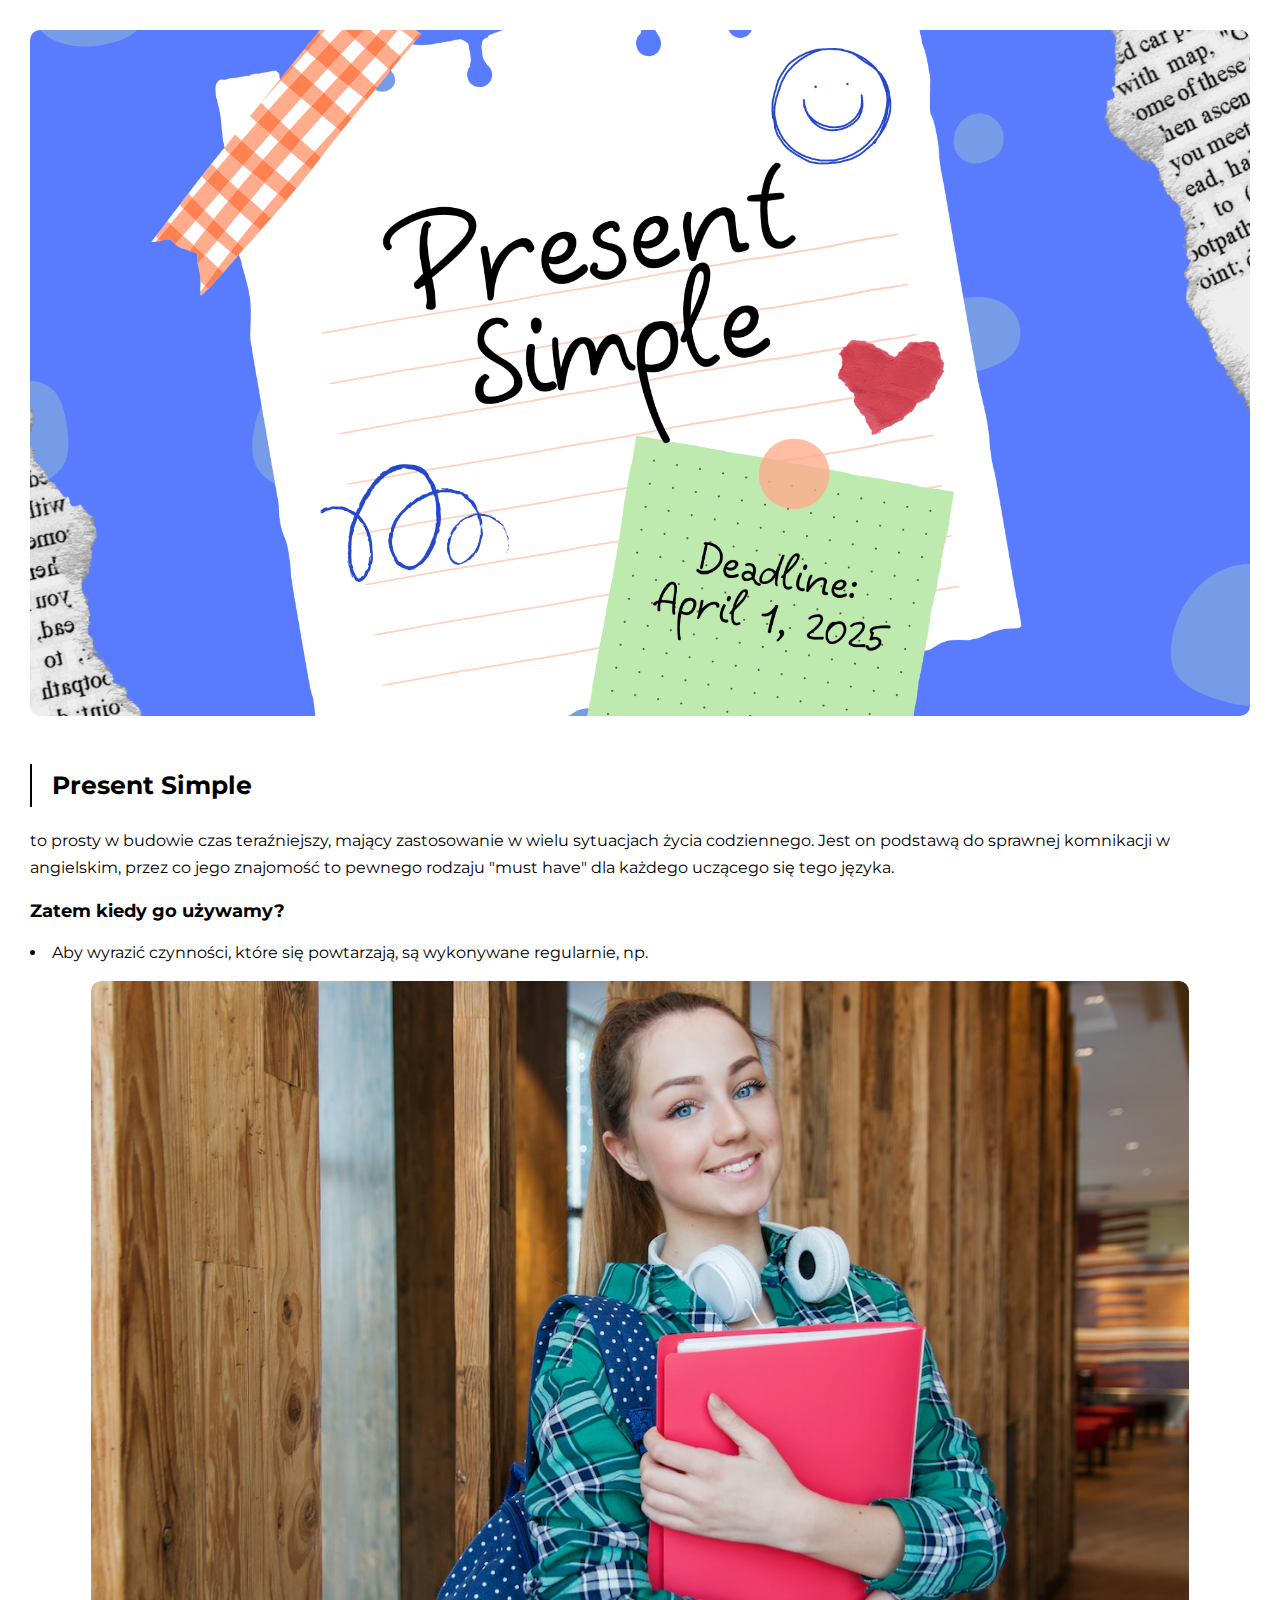
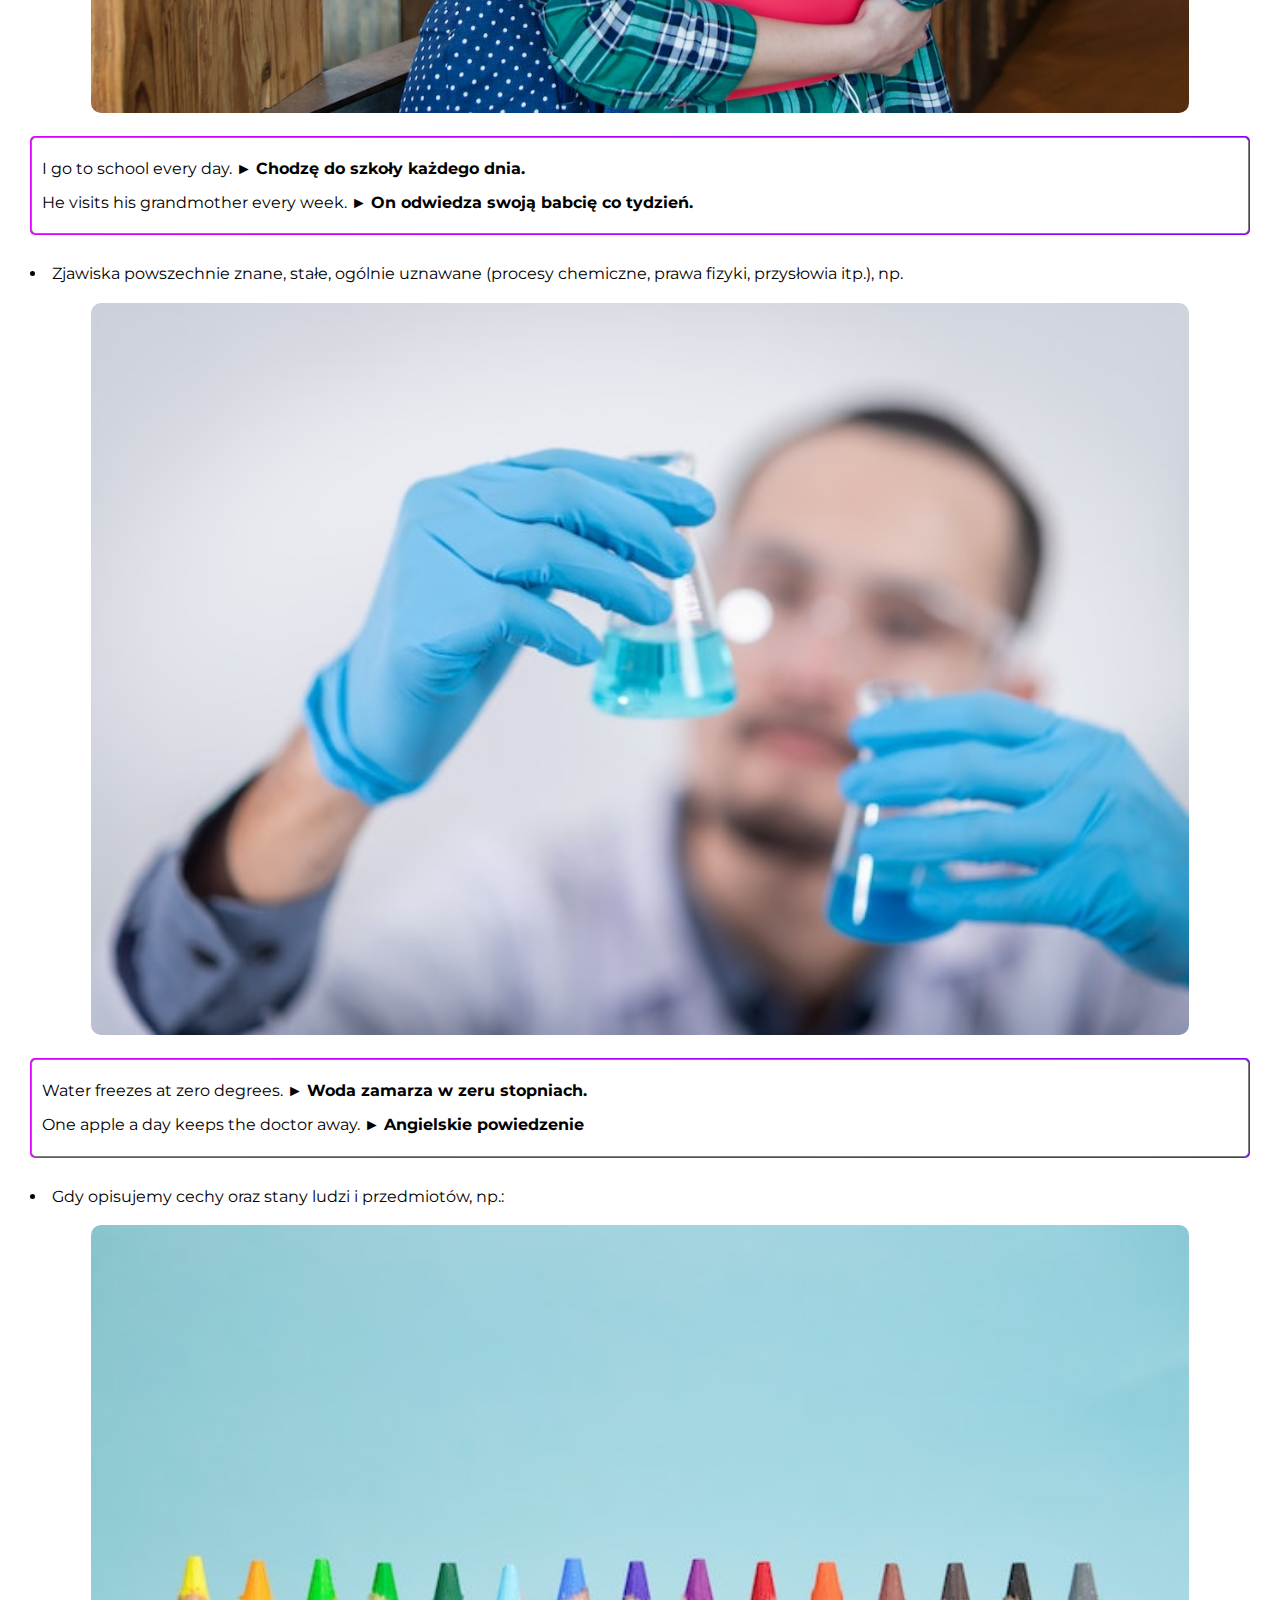
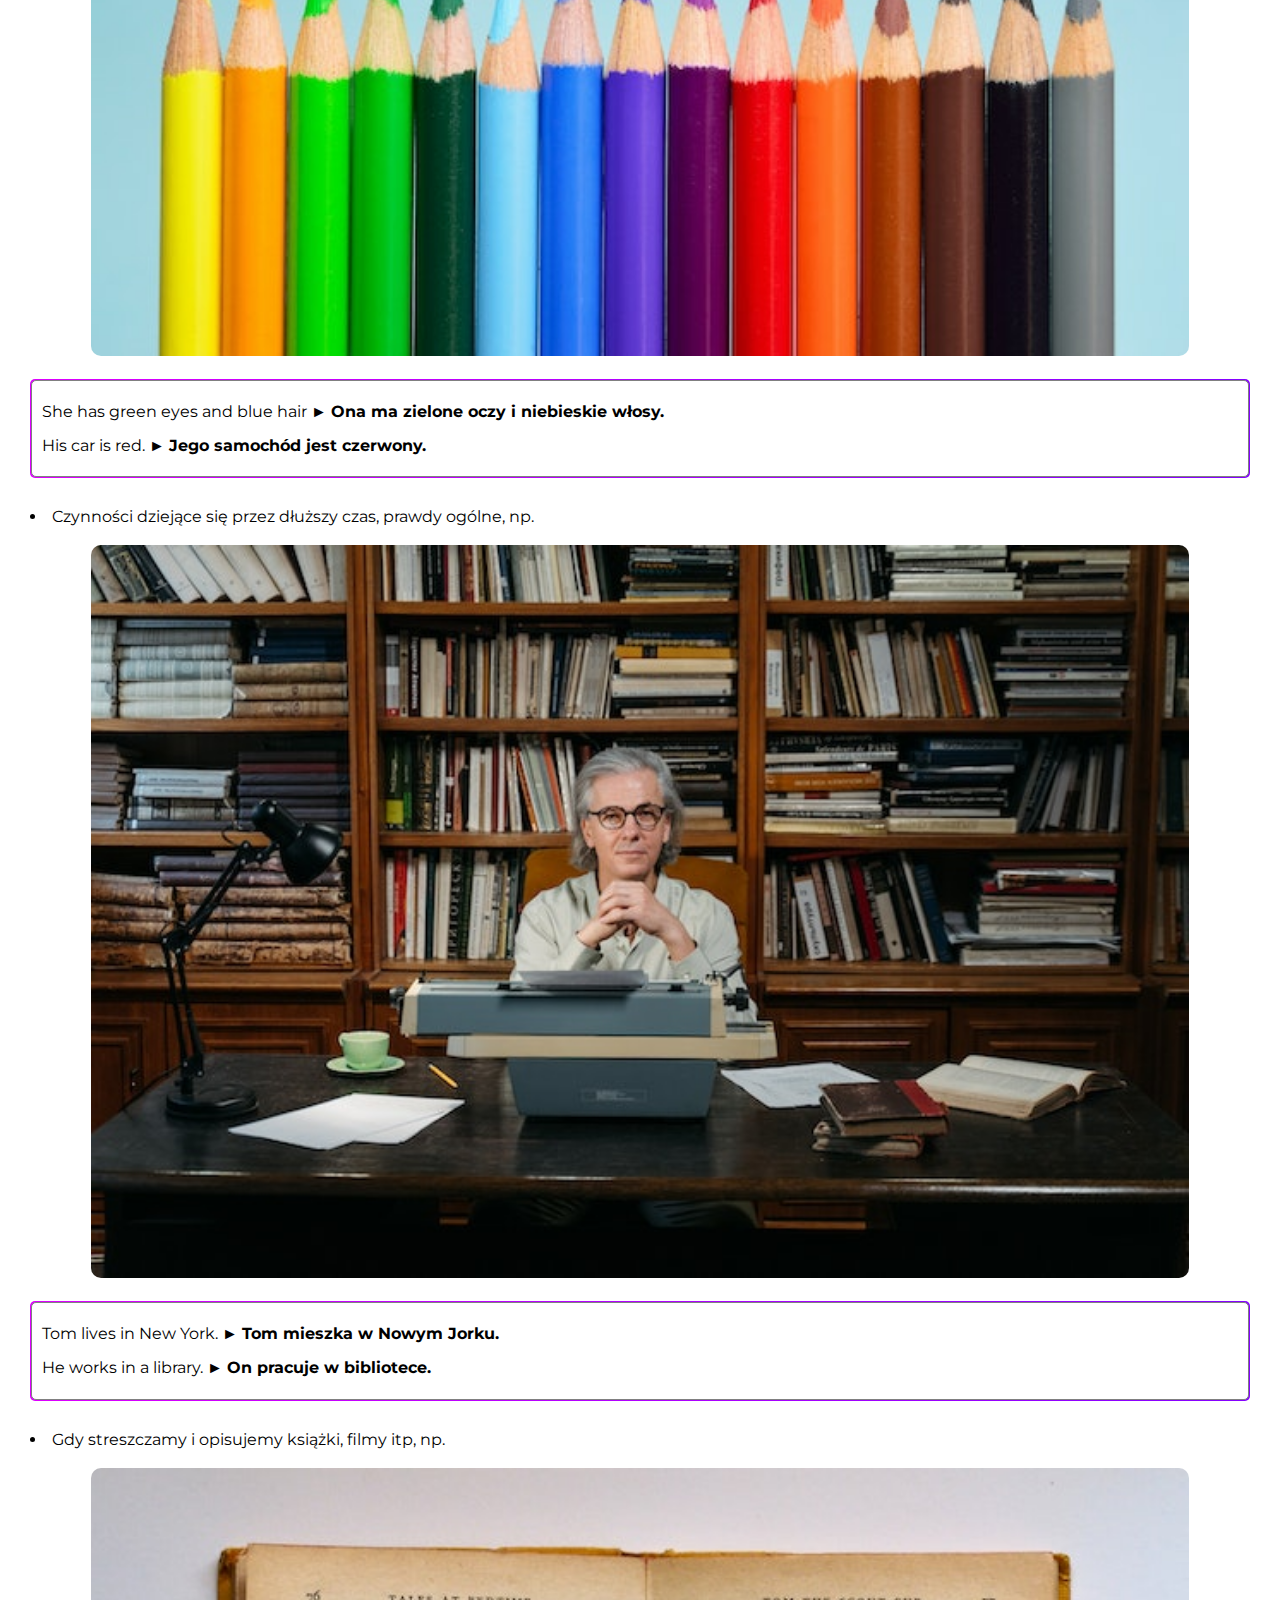
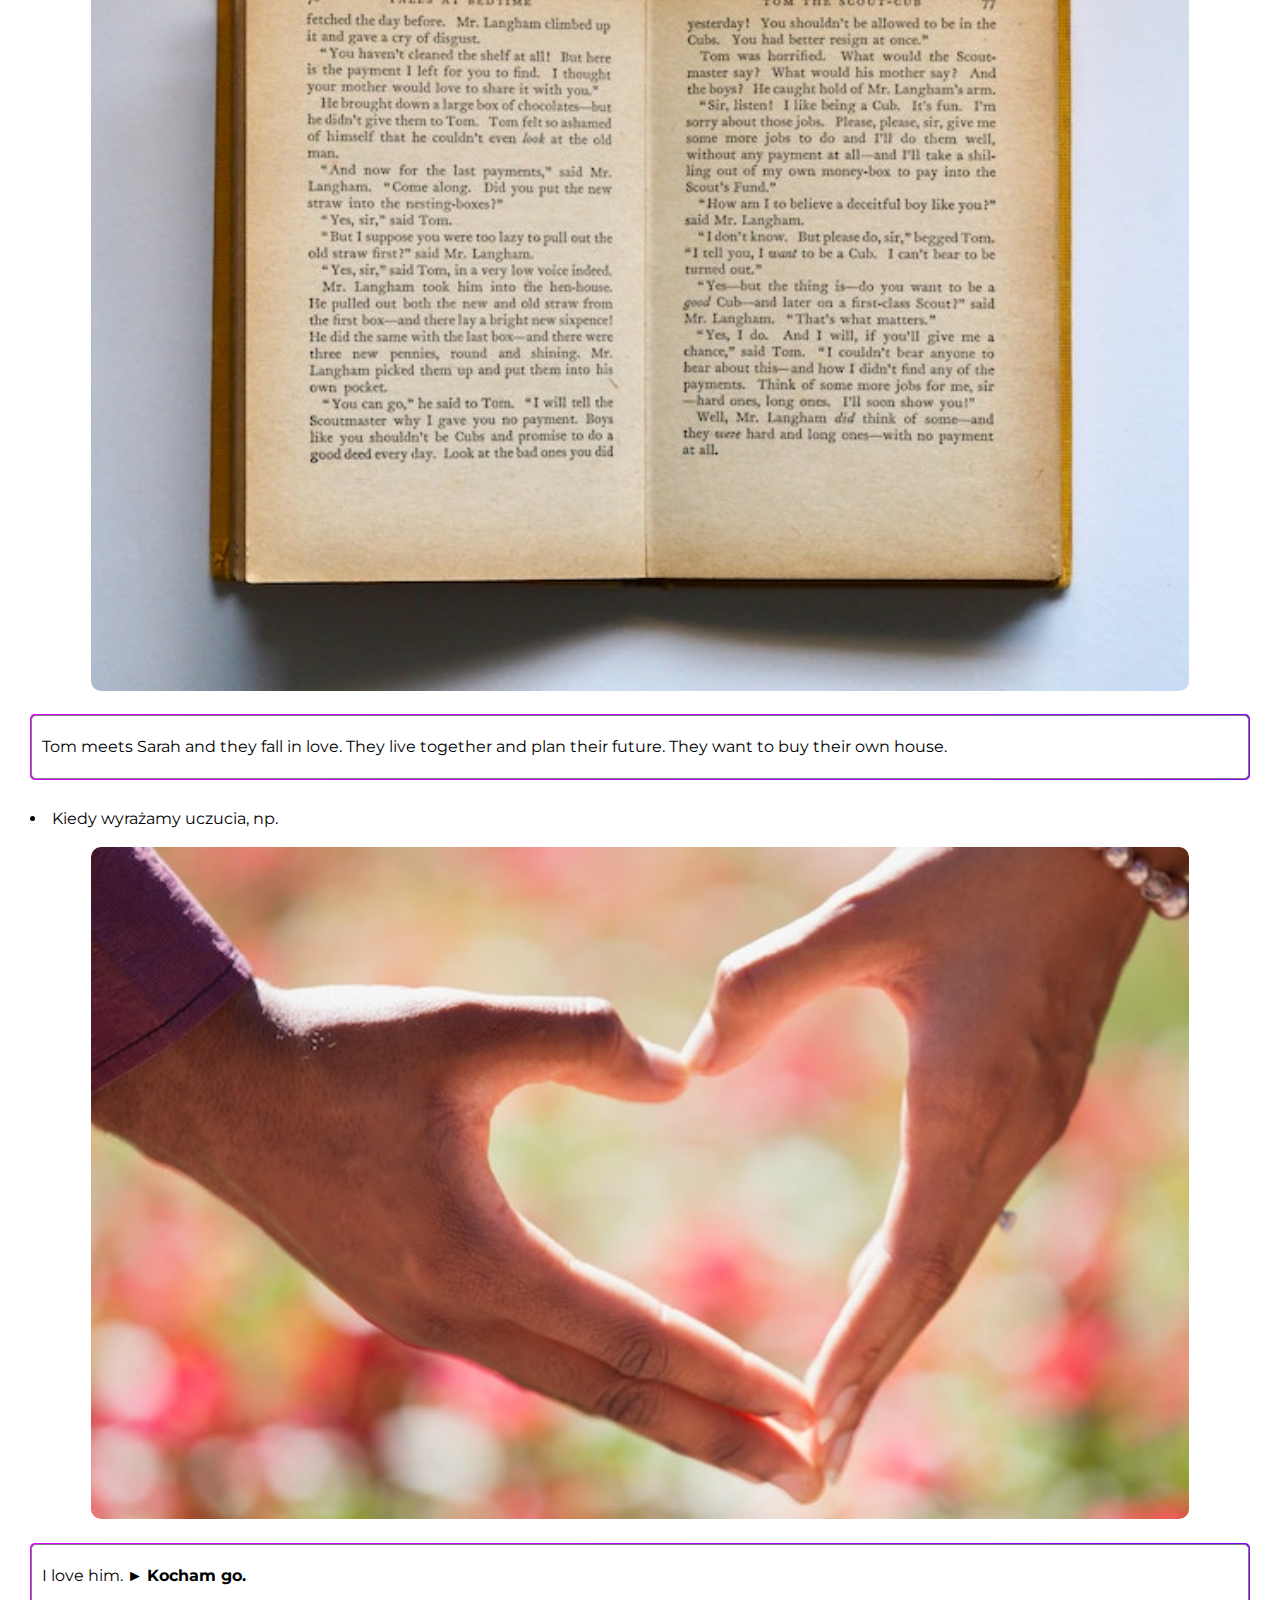
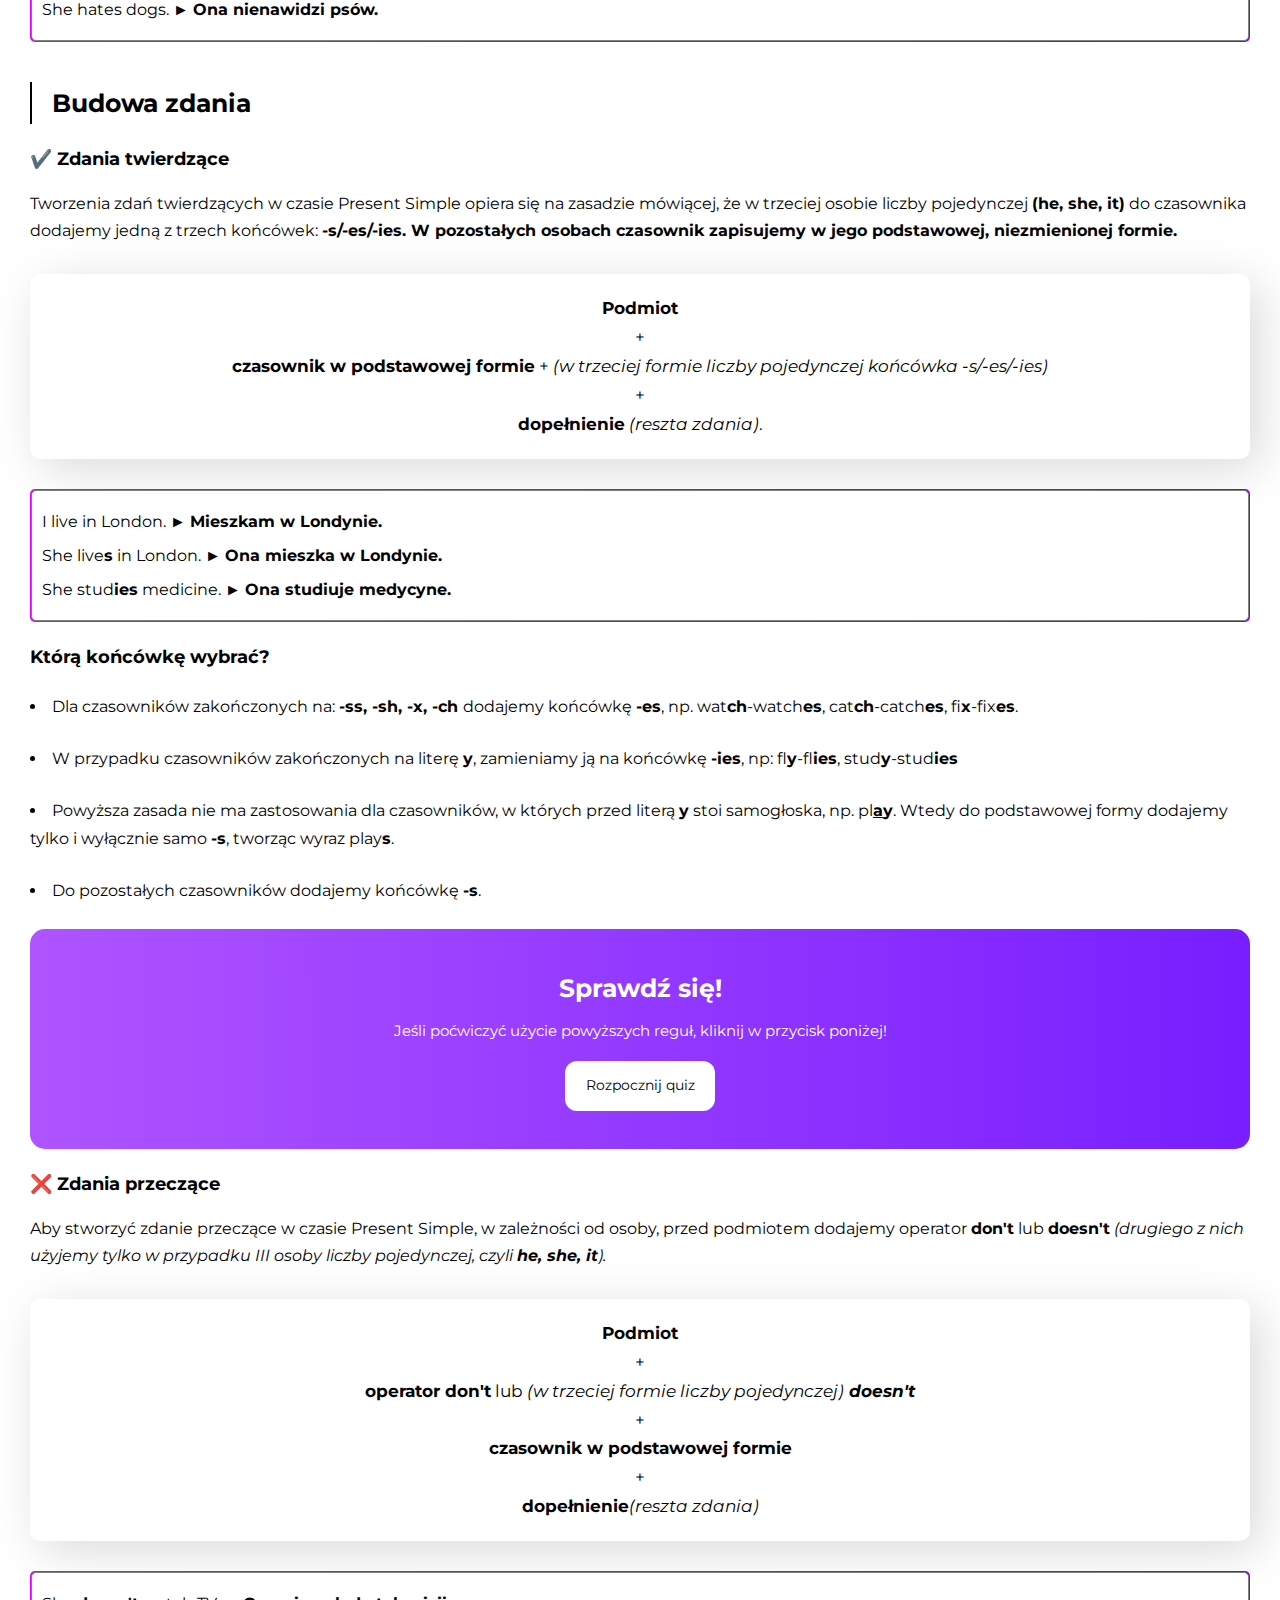
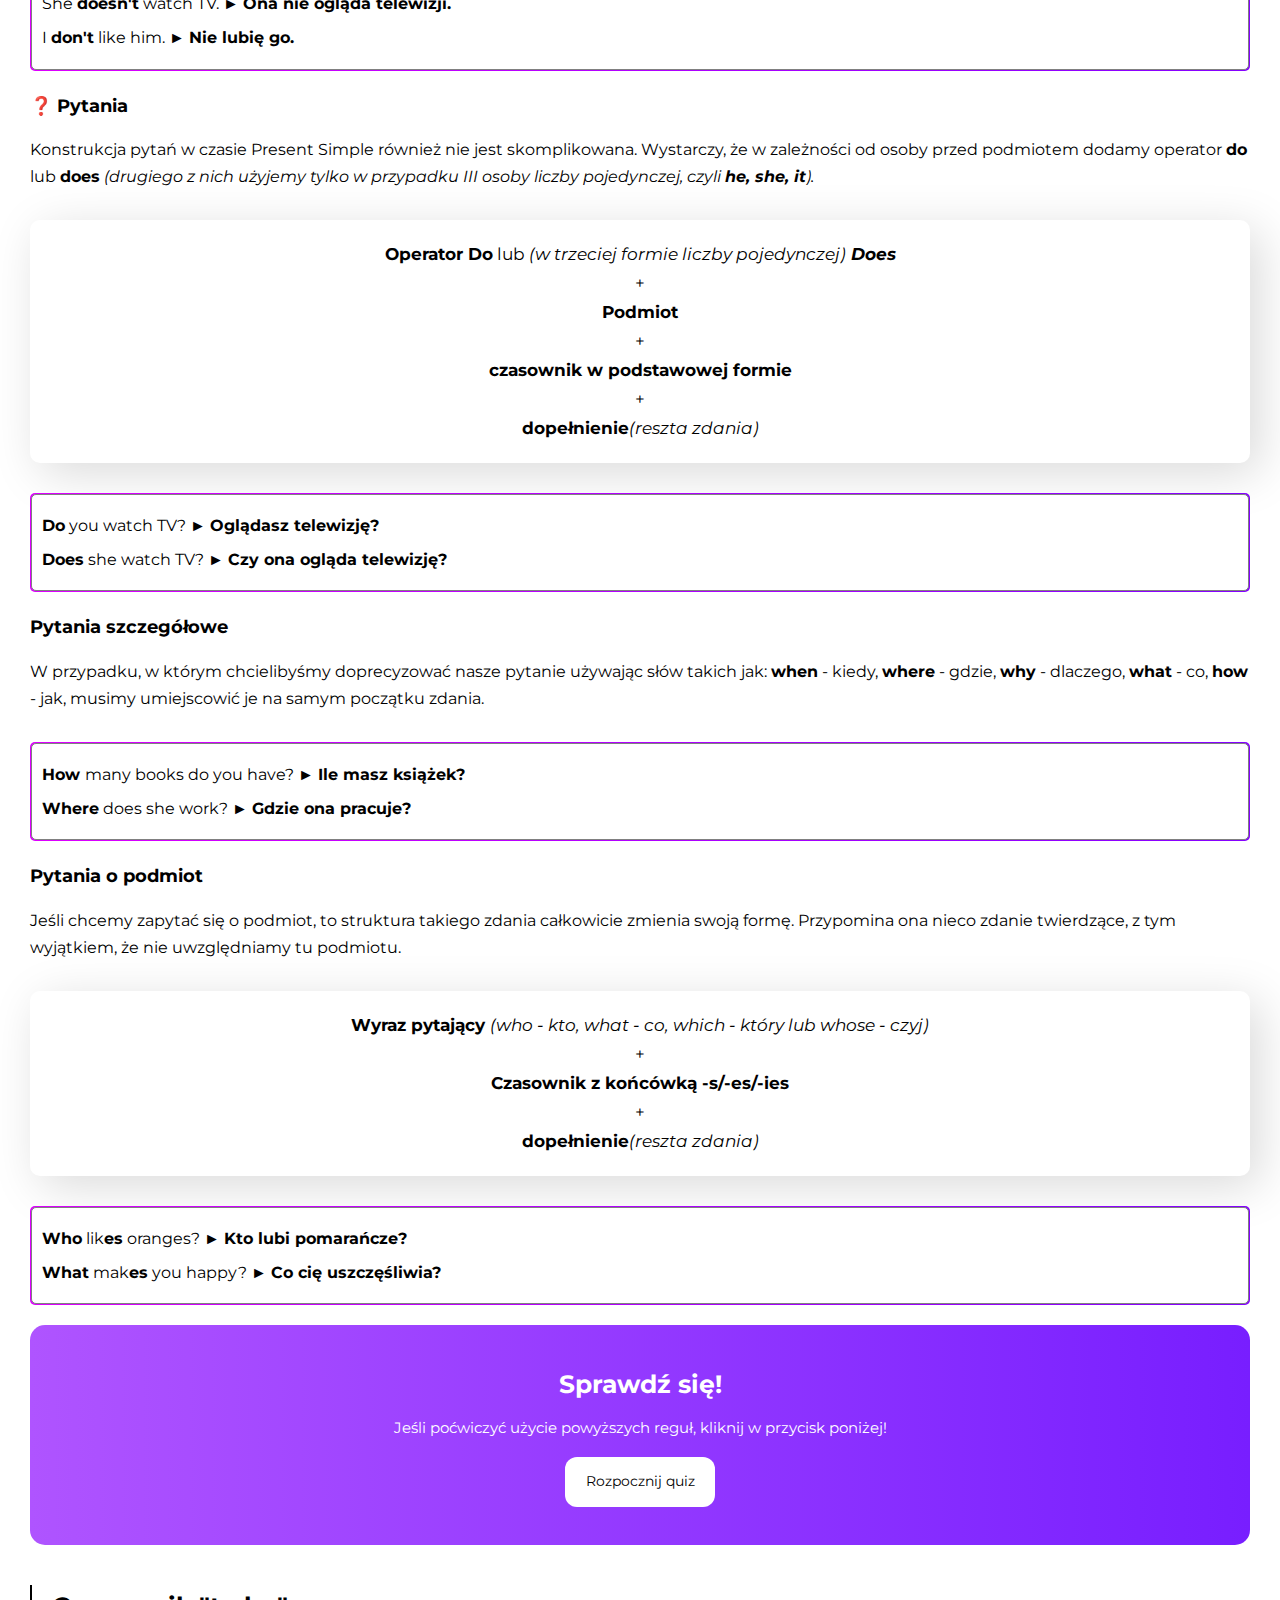
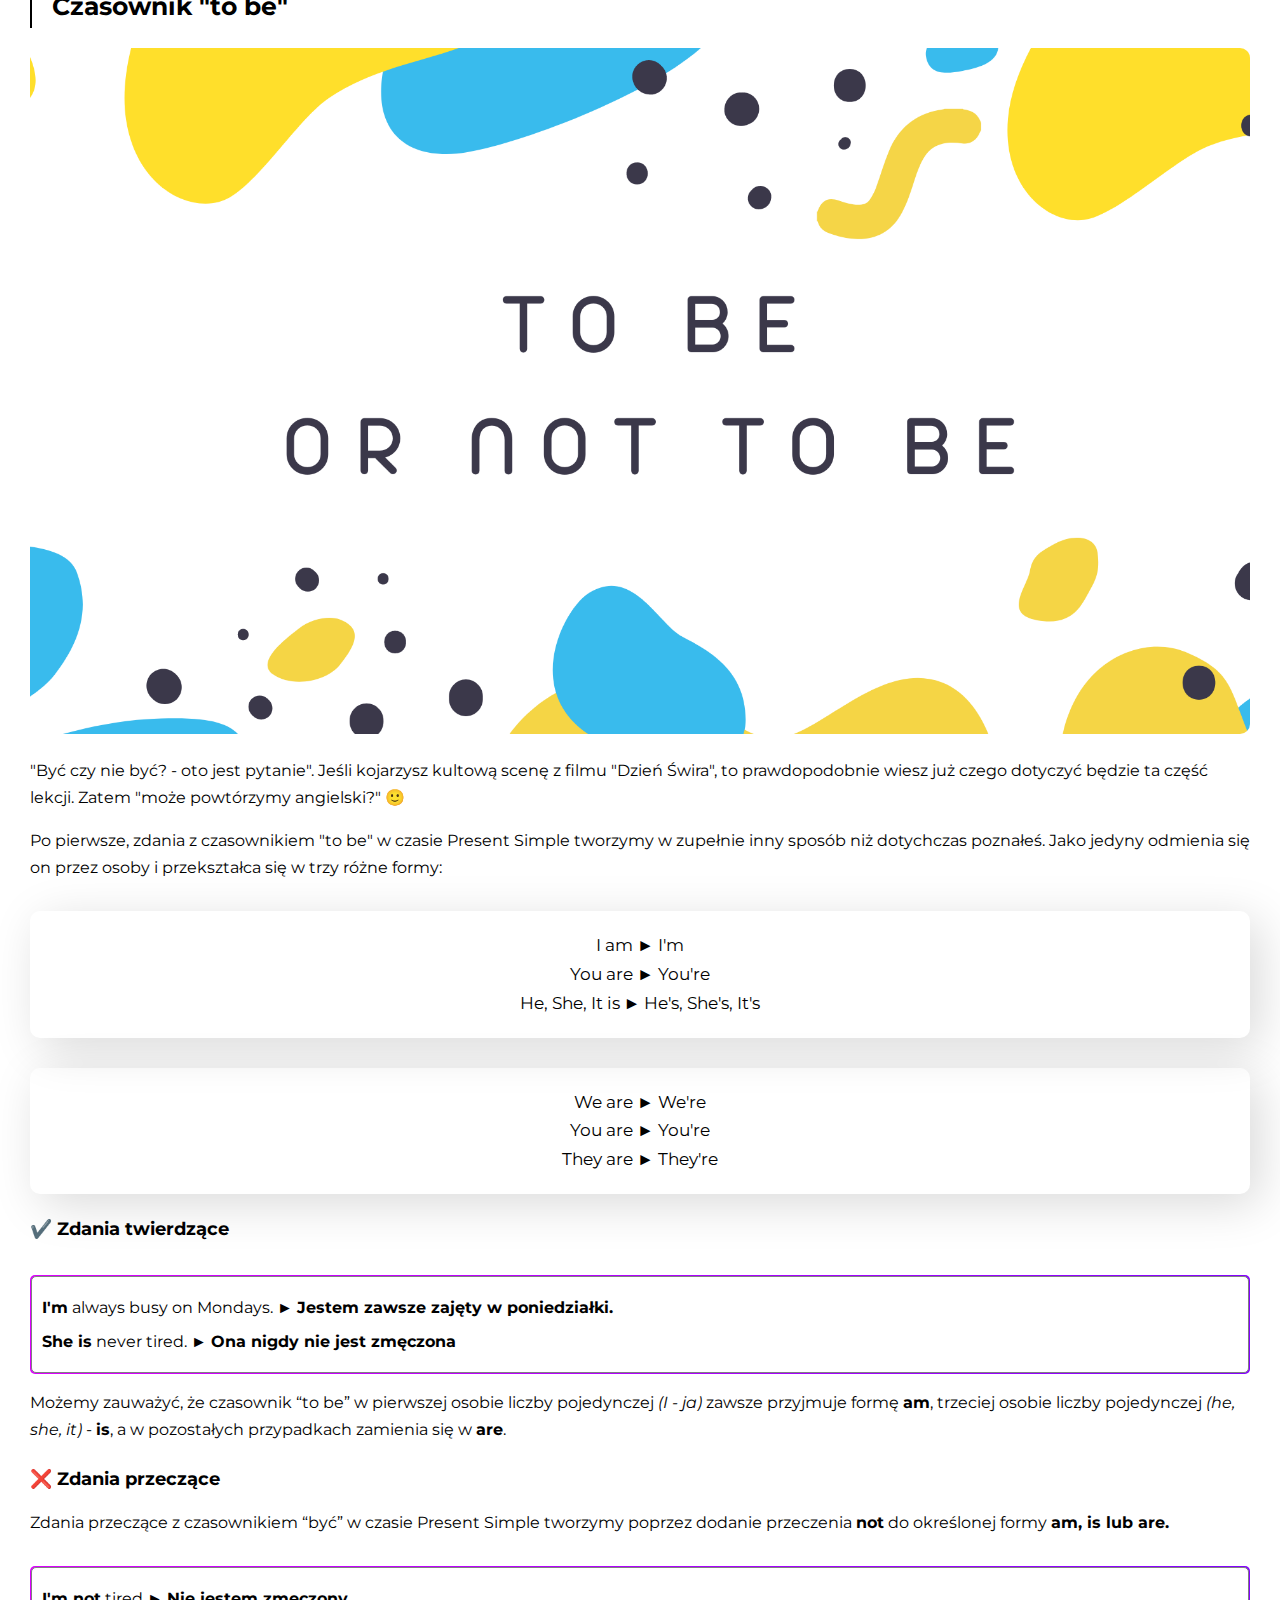
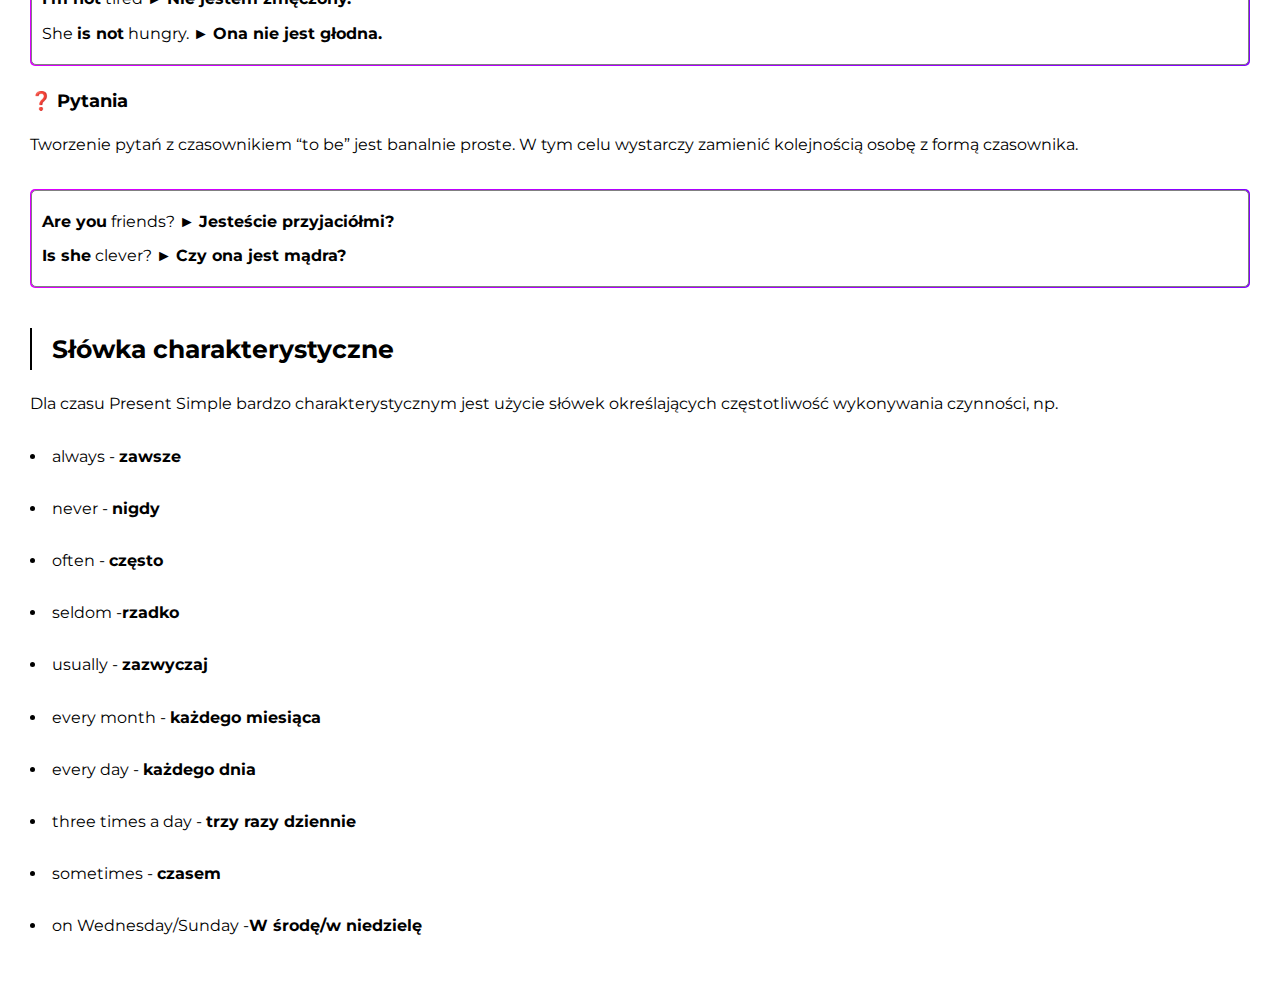
<file: index.html>
<!DOCTYPE html>
<html>
<head>
<link href='https://fonts.googleapis.com/css?family=Montserrat' rel='stylesheet'>
<meta name="viewport" content="width=device-width, initial_scale=1">
<script>
   function startQuiz(id, element){
      document.getElementById(element).style.opacity = '0';
      window.setTimeout(
      function removethis(){
         document.getElementById(element).style.display='none';
         document.getElementById(id).style.display='block';
         window.setTimeout(
            function second(){
         document.getElementById(id).style.opacity = '1';
      }, 100);
      }, 300);
      
   }
   </script>
</script>
</head>
<bodyy>
<style>
#main-title{
margin-top: 20px;
border-left: 2px solid #000000;
}
#main-title:not(:first-child){
   margin-top: 40px;
   margin-bottom: 20px;
}
#main-title h1{
margin-left: 20px;
}
body{
padding: 30px;
}
*{padding: 0; margin: 0; box-sizing: border-box; font-family: "Montserrat", sans-serif; line-height: 1.7;
}
h1{
font-size: 25px;
}
h2{
font-size: 18px;
}
.image{
   width: 90%; border-radius: 10px;
}
.examples-wrapper{
  padding: 1rem;
  position: relative;
  background: linear-gradient(to right, #dd00fe, #8401ff);
  padding: 1px;
  border-radius: 5px;
}
.explain{margin: 15px 0;}
ol{margin: 12px 0; list-style: inside;}
ul{list-style: inside;}
li:not(:first-child){margin: 25px 0;}
.examples{background-color: white; padding: 10px; border: 0.5px solid gray; border-radius: 5px;}
.examples p{margin: 7px 0;}
.scheme{ border-radius: 10px; padding: 20px; text-align: center; margin-top: 30px; box-shadow: 10px 10px 48px 0px rgba(0,0,0,0.15);
-webkit-box-shadow: 10px 10px 48px 0px rgba(0,0,0,0.15);
-moz-box-shadow: 10px 10px 48px 0px rgba(0,0,0,0.15);}
.scheme p{
font-size: 17px;
}
#Apu>fieldset { border:1px solid #000000; border-radius:5px; margin:1rem auto;padding:7px 4px;background-color:#e9edf5; width:100%; }.qnum{color:#ff0000;} #Apu>fieldset>h3{ margin:0px; margin-bottom:17px; margin-top:6px; font-size:15px; display:inline-block; max-width:80%!important; padding:5px; color:#000000;} #Apu>fieldset>span{ float:right; margin:0px; padding:0; font-size:10px; } .Aanswers { background-color: #cccccc;color:#000000;border:1px solid #0000ff;border-radius:4px; display: block; position: relative; cursor: pointer; padding: 0.55rem 1.05rem; margin: 0.25rem 0.5rem; max-width:99%; } #Apu input[type="radio"],#Apu>button { display: none; } :valid .Acorrect { background-color: rgba(61, 181, 64, 0.6) } :checked + .Aanswers { color: #ffffff; background-color: #c70000 } :checked + .Acorrect { background-color: #3db540; } :valid { -webkit-user-select: none; -moz-user-select: none; -ms-user-select: none; user-select: none } :valid + .Aanswers { pointer-events: none } #Apu{ counter-reset: quiz-score } :checked + .Acorrect { counter-increment: quiz-score } .score:after { content: counter(quiz-score) " Points Out Of " attr(data-question-count) "  !"} #Apu .Apuresult { display: none; } #Apu:valid .Apuresult { display: block;color:#0000ff;font-size:22px;margin-top:8px;text-align:center;}
.quiz-start{ opacity: 1; transition: all .3s;
  -wekit-transition: all .3s;
  -moz-transition: all .3s; padding: 30px; text-align: center; height: 220px; width: 100%; background: rgb(175,84,255);
background: linear-gradient(90deg, rgba(175,84,255,1) 0%, rgba(120,30,255,1) 100%); border-radius: 15px; display: flex; justify-content: center; align-items: center; flex-direction: column;}
#Apu2>fieldset { border:1px solid #000000; border-radius:5px; margin:1rem auto;padding:7px 4px;background-color:#e9edf5; width:100%; }.qnum{color:#ff0000;} #Apu2>fieldset>h3{ margin:0px; margin-bottom:17px; margin-top:6px; font-size:15px; display:inline-block; max-width:80%!important; padding:5px; color:#000000;} #Apu2>fieldset>span{ float:right; margin:0px; padding:0; font-size:10px; } .Aaanswers { background-color: #cccccc;color:#000000;border:1px solid #0000ff;border-radius:4px; display: block; position: relative; cursor: pointer; padding: 0.55rem 1.05rem; margin: 0.25rem 0.5rem; max-width:99%; } #Apu2 input[type="radio"],#Apu2>button { display: none; } :valid .Acorrect { background-color: rgba(61, 181, 64, 0.6) } :checked + .Aaanswers { color: #ffffff; background-color: #c70000 } :checked + .Acorrect { background-color: #3db540; } :valid { -webkit-user-select: none; -moz-user-select: none; -ms-user-select: none; user-select: none } :valid + .Aaanswers { pointer-events: none } #Apu2{ counter-reset: quiz-score } :checked + .Acorrect { counter-increment: quiz-score } .score:after { content: counter(quiz-score) " Points Out Of " attr(data-question-count) "  !"} #Apu2 .Apu2result { display: none; } #Apu2:valid .Apu2result { display: block;color:#0000ff;font-size:22px;margin-top:8px;text-align:center;}
</style>

<center><img src="./ps.png" class="image" style="width: 100%"/></center>
<div id="main-title">
<h1>Present Simple<h1>
</div>
<p class="explain">to prosty w budowie czas teraźniejszy, mający zastosowanie w wielu sytuacjach życia codziennego. Jest on podstawą do sprawnej komnikacji w angielskim, przez co jego znajomość to pewnego rodzaju "must have" dla każdego uczącego się tego języka. </p>
<h2>Zatem kiedy go używamy?</h2>
<ol type="1">
   <li>Aby wyrazić czynności, które się powtarzają, są wykonywane regularnie, np.
   <center><img src="./ps2.jpg" class="image" style="margin: 15px 0;"/></center>
   <div class="examples-wrapper">
	   <div class="examples">
		 <p>I go to school every day. ► <strong>Chodzę do szkoły każdego dnia.</strong></p>
		 <p>He visits his grandmother every week. ► <strong>On odwiedza swoją babcię co tydzień.</strong></p>
	   </div>
   </div></li>
   <li>Zjawiska powszechnie znane, stałe, ogólnie uznawane (procesy chemiczne, prawa fizyki, przysłowia itp.), np.
	<center><img src="./ps3.jpg" class="image" style="margin: 15px 0;"/></center>
	<div class="examples-wrapper"><div class="examples">
     <p>Water freezes at zero degrees. ► <strong>Woda zamarza w zeru stopniach.</strong></p>
     <p>One apple a day keeps the doctor away. ► <strong>Angielskie powiedzenie</strong></p>
	</div></div>
   </li>
   <li>Gdy opisujemy cechy oraz stany ludzi i przedmiotów, np.:
   <center><img src="./ps4.jpg" class="image" style="margin: 15px 0;" /></center>
   <div class="examples-wrapper"><div class="examples">
    <p>She has green eyes and blue hair ► <strong>Ona ma zielone oczy i niebieskie włosy.</p></strong>
    <p>His car is red. ► <strong>Jego samochód jest czerwony.</p></strong>
   </div></div>
   </li>
   <li>Czynności dziejące się przez dłuższy czas, prawdy ogólne, np.
   <center><img src="./ps5.jpg" class="image" style="margin: 15px 0;" /></center>
   <div class="examples-wrapper"><div class="examples">
    <p>Tom lives in New York. ► <strong>Tom mieszka w Nowym Jorku.</p></strong>
    <p>He works in a library. ► <strong>On pracuje w bibliotece.</p></strong>
   </div></div>
   </li>
   <li>Gdy streszczamy i opisujemy książki, filmy itp, np.
   <center><img src="./ps6.jpg" class="image" style="margin: 15px 0;" /></center>
   <div class="examples-wrapper"><div class="examples">
    <p>Tom meets Sarah and they fall in love. They live together and plan their future. They want to buy their own house.</p>
   </div></div>
   </li>
   <li>Kiedy wyrażamy uczucia, np.
   <center><img src="./ps7.jpg" class="image" style="margin: 15px 0;" /></center>
   <div class="examples-wrapper"><div class="examples">
    <p>I love him. ► <strong>Kocham go.</strong></p>
	<p>She hates dogs. ► <strong>Ona nienawidzi psów.</strong></p>
   </div></div>
   </li>
</ol>
<div id="main-title">
<h1>Budowa zdania<h1>
</div>
<h2 style="margin-top: 20px;">✔️ Zdania twierdzące</h2>
<p class="explain">Tworzenia zdań twierdzących w czasie Present Simple opiera się na zasadzie mówiącej, że w trzeciej osobie liczby pojedynczej <strong>(he, she, it)</strong> do czasownika dodajemy jedną z trzech końcówek: <strong>-s/-es/-ies.</strong><strong> W pozostałych osobach czasownik zapisujemy w jego podstawowej, niezmienionej formie.</strong>
</p>
<div class="scheme"><p><strong>Podmiot</strong><br> + <br><strong>czasownik w podstawowej formie</strong> + <i>(w trzeciej formie liczby pojedynczej końcówka -s/-es/-ies)</i><br> + <br><strong>dopełnienie</strong> <i>(reszta zdania)</i>.
</p></div>
<div class="examples-wrapper" style="margin-top: 30px"><div class="examples"><p>I live in London. ► <strong>Mieszkam w Londynie.</strong></p>
<p>She live<strong>s</strong> in London. ► <strong>Ona mieszka w Londynie.</strong></p>
<p>She stud<strong>ies</strong> medicine. ► <strong>Ona studiuje medycyne.</strong></p></div></div>
<h2 style="margin-top: 20px;">Którą końcówkę wybrać?</h2>
<ul style="margin-top: 20px;">
<li>Dla czasowników zakończonych na: <strong>-ss, -sh, -x, -ch </strong>dodajemy końcówkę <strong>-es</strong>, np. wat<strong>ch</strong>-watch<strong>es</strong>, cat<strong>ch</strong>-catch<strong>es</strong>, fi<strong>x</strong>-fix<strong>es</strong>.</li>
<li>W przypadku czasowników zakończonych na literę <strong>y</strong>, zamieniamy ją na końcówkę <strong>-ies</strong>, np: fl<strong>y</strong>-fl<strong>ies</strong>, stud<strong>y</strong>-stud<strong>ies</strong></li>
<li>Powyższa zasada nie ma zastosowania dla czasowników, w których przed literą <strong>y</strong> stoi samogłoska, np. pl<strong><u>a</u>y</strong>. Wtedy do podstawowej formy dodajemy tylko i wyłącznie samo <strong>-s</strong>, tworząc wyraz play<strong>s</strong>.</li>
<li>Do pozostałych czasowników dodajemy końcówkę <strong>-s</strong>.</li>
</ul>
   <div class="quiz-start" id="quiz-start-first"><h1 style="color: white;">Sprawdź się!</h1><p style="margin-top: 9px; color: white; font-size: 15px;">Jeśli poćwiczyć użycie powyższych reguł, kliknij w przycisk poniżej!</p><button style="height:50px; width: 150px; margin-top: 17px; border: none; border-radius: 12px; font-size: 14px; background-color: white;" onclick="startQuiz('Apu', 'quiz-start-first')">Rozpocznij quiz</button></div>
   <form method="POST" style="display: none; opacity: 0; transition : all .3s;
   -wekit-transition : all .3s;
   -moz-transition : all .3s;" id="Apu">
      <fieldset><h3><span class="qnum">1➤ </span>They always ...... (check) the weather forecast before going on holiday.</h3> <span>1 point</span><input type="radio" name="Aoption1" id="answer-1-1" required="required"><label for="answer-1-1" class="Aanswers ">checks</label><input type="radio" name="Aoption1" id="answer-1-2" required="required"><label for="answer-1-2" class="Aanswers Acorrect">check</label><input type="radio" name="Aoption1" id="answer-1-3" required="required"><label for="answer-1-3" class="Aanswers ">checkies</label><input type="radio" name="Aoption1" id="answer-1-4" required="required"><label for="answer-1-4" class="Aanswers ">checkes</label></fieldset><fieldset><h3><span class="qnum">2➤ </span>I .... (like) cats very much.</h3> <span>1 point</span><input type="radio" name="Aoption2" id="answer-2-1" required="required"><label for="answer-2-1" class="Aanswers Acorrect">like</label><input type="radio" name="Aoption2" id="answer-2-2" required="required"><label for="answer-2-2" class="Aanswers ">likes</label><input type="radio" name="Aoption2" id="answer-2-3" required="required"><label for="answer-2-3" class="Aanswers ">likies</label><input type="radio" name="Aoption2" id="answer-2-4" required="required"><label for="answer-2-4" class="Aanswers ">liks</label></fieldset><fieldset><h3><span class="qnum">3➤ </span>Josh ...... (study) Polish.</h3> <span>1 point</span><input type="radio" name="Aoption3" id="answer-3-1" required="required"><label for="answer-3-1" class="Aanswers ">studys</label><input type="radio" name="Aoption3" id="answer-3-2" required="required"><label for="answer-3-2" class="Aanswers ">study</label><input type="radio" name="Aoption3" id="answer-3-3" required="required"><label for="answer-3-3" class="Aanswers ">studes</label><input type="radio" name="Aoption3" id="answer-3-4" required="required"><label for="answer-3-4" class="Aanswers Acorrect">studies</label></fieldset><fieldset><h3><span class="qnum">4➤ </span>Our dog .... (love) swimming.</h3> <span>1 point</span><input type="radio" name="Aoption4" id="answer-4-1" required="required"><label for="answer-4-1" class="Aanswers ">love</label><input type="radio" name="Aoption4" id="answer-4-2" required="required"><label for="answer-4-2" class="Aanswers ">lovs</label><input type="radio" name="Aoption4" id="answer-4-3" required="required"><label for="answer-4-3" class="Aanswers Acorrect">loves</label><input type="radio" name="Aoption4" id="answer-4-4" required="required"><label for="answer-4-4" class="Aanswers ">lovees</label></fieldset><fieldset><h3><span class="qnum">5➤ </span>She ...... (watch) TV every day.</h3> <span>1 point</span><input type="radio" name="Aoption5" id="answer-5-1" required="required"><label for="answer-5-1" class="Aanswers Acorrect">watches</label><input type="radio" name="Aoption5" id="answer-5-2" required="required"><label for="answer-5-2" class="Aanswers ">watchs</label><input type="radio" name="Aoption5" id="answer-5-3" required="required"><label for="answer-5-3" class="Aanswers ">watch</label><input type="radio" name="Aoption5" id="answer-5-4" required="required"><label for="answer-5-4" class="Aanswers ">watchies</label></fieldset><fieldset><h3><span class="qnum">6➤ </span>My mother usually ..... (get up) at six.</h3> <span>1 point</span><input type="radio" name="Aoption6" id="answer-6-1" required="required"><label for="answer-6-1" class="Aanswers ">get up</label><input type="radio" name="Aoption6" id="answer-6-2" required="required"><label for="answer-6-2" class="Aanswers Acorrect">gets up</label><input type="radio" name="Aoption6" id="answer-6-3" required="required"><label for="answer-6-3" class="Aanswers ">getes up</label><input type="radio" name="Aoption6" id="answer-6-4" required="required"><label for="answer-6-4" class="Aanswers ">get ups</label></fieldset><fieldset><h3><span class="qnum">7➤ </span>I never .... (watch) football.</h3> <span>1 point</span><input type="radio" name="Aoption7" id="answer-7-1" required="required"><label for="answer-7-1" class="Aanswers ">watches</label><input type="radio" name="Aoption7" id="answer-7-2" required="required"><label for="answer-7-2" class="Aanswers Acorrect">watch</label><input type="radio" name="Aoption7" id="answer-7-3" required="required"><label for="answer-7-3" class="Aanswers ">watchees</label><input type="radio" name="Aoption7" id="answer-7-4" required="required"><label for="answer-7-4" class="Aanswers ">watchies</label></fieldset><fieldset><h3><span class="qnum">8➤ </span>We .... (go) shopping once a week.</h3> <span>1 point</span><input type="radio" name="Aoption8" id="answer-8-1" required="required"><label for="answer-8-1" class="Aanswers ">goes</label><input type="radio" name="Aoption8" id="answer-8-2" required="required"><label for="answer-8-2" class="Aanswers ">gos</label><input type="radio" name="Aoption8" id="answer-8-3" required="required"><label for="answer-8-3" class="Aanswers ">goies</label><input type="radio" name="Aoption8" id="answer-8-4" required="required"><label for="answer-8-4" class="Aanswers Acorrect">go</label></fieldset><fieldset><h3><span class="qnum">9➤ </span>She ..... (shower) every evening.</h3> <span>1 point</span><input type="radio" name="Aoption9" id="answer-9-1" required="required"><label for="answer-9-1" class="Aanswers ">showeries</label><input type="radio" name="Aoption9" id="answer-9-2" required="required"><label for="answer-9-2" class="Aanswers Acorrect">showers</label><input type="radio" name="Aoption9" id="answer-9-3" required="required"><label for="answer-9-3" class="Aanswers ">showeres</label><input type="radio" name="Aoption9" id="answer-9-4" required="required"><label for="answer-9-4" class="Aanswers ">shower</label></fieldset><fieldset><h3><span class="qnum">10➤ </span>I ..... (read) a few pages of my favorite book every day.</h3> <span>1 point</span><input type="radio" name="Aoption10" id="answer-10-1" required="required"><label for="answer-10-1" class="Aanswers Acorrect">read</label><input type="radio" name="Aoption10" id="answer-10-2" required="required"><label for="answer-10-2" class="Aanswers ">reads</label><input type="radio" name="Aoption10" id="answer-10-3" required="required"><label for="answer-10-3" class="Aanswers ">readies</label><input type="radio" name="Aoption10" id="answer-10-4" required="required"><label for="answer-10-4" class="Aanswers ">reades</label></fieldset>
      <button type="submit">Submit</button><div class="Apuresult"><p>You Got <span class="score" data-question-count="10"></span></p></div></form>
      <h2 style="margin-top: 20px;">❌ Zdania przeczące</h2>
      <p class="explain">Aby stworzyć zdanie przeczące w czasie Present Simple, w zależności od osoby, przed podmiotem dodajemy operator <strong>don't</strong> lub <strong>doesn't</strong> <i>(drugiego z nich użyjemy tylko w przypadku III osoby liczby pojedynczej, czyli <strong>he, she, it</strong>).</i></strong>
      </p>
      <div class="scheme"><p><strong>Podmiot</strong><br> + <br><strong>operator don't</strong> lub <i>(w trzeciej formie liczby pojedynczej)<strong> doesn't</strong></i><br> + <br><strong>czasownik w podstawowej formie</strong><br> + <br><strong>dopełnienie</strong><i>(reszta zdania)</i></p></div>
      <div class="examples-wrapper" style="margin-top: 30px"><div class="examples"><p>She <strong>doesn't</strong> watch TV. ► <strong> Ona nie ogląda telewizji.</strong></p><p>I <strong>don't</strong> like him. ► <strong> Nie lubię go.</strong></p></div></div>
      <h2 style="margin-top: 20px;">❓ Pytania</h2>
      <p class="explain">Konstrukcja pytań w czasie Present Simple również nie jest skomplikowana. Wystarczy, że w zależności od osoby przed podmiotem dodamy operator <strong>do</strong> lub <strong>does</strong> <i>(drugiego z nich użyjemy tylko w przypadku III osoby liczby pojedynczej, czyli <strong>he, she, it</strong>).</i></p>
   </p>
   <div class="scheme"><p><strong>Operator Do</strong> lub <i>(w trzeciej formie liczby pojedynczej)<strong> Does</strong></i><br> + <br><strong>Podmiot</strong><br> + <br><strong>czasownik w podstawowej formie</strong><br> + <br><strong>dopełnienie</strong><i>(reszta zdania)</i></p></div>
   <div class="examples-wrapper" style="margin-top: 30px"><div class="examples"><p><strong>Do</strong> you watch TV? ► <strong>Oglądasz telewizję?</strong></p><p><strong>Does</strong> she watch TV? ► <strong>Czy ona ogląda telewizję?</strong></p></div></div>
   <h2 style="margin-top: 20px;">Pytania szczegółowe</h2>
   <p class="explain">W przypadku, w którym chcielibyśmy doprecyzować nasze pytanie używając słów takich jak: <strong>when</strong> - kiedy, <strong>where</strong> - gdzie, <strong>why</strong> - dlaczego, <strong>what</strong> - co, <strong>how</strong> - jak, musimy umiejscowić je na samym początku zdania.</p>
   <div class="examples-wrapper" style="margin-top: 30px"><div class="examples"><p><strong>How </strong>many books do you have? ► <strong>Ile masz książek?</strong></p><p><strong>Where</strong> does she work? ► <strong>Gdzie ona pracuje?</strong></p></div></div>
   <h2 style="margin-top: 20px;">Pytania o podmiot</h2>   
   <p class="explain">Jeśli chcemy zapytać się o podmiot, to struktura takiego zdania całkowicie zmienia swoją formę. Przypomina ona nieco zdanie twierdzące, z tym wyjątkiem, że nie uwzględniamy tu podmiotu.</p>
   <div class="scheme"><p><strong>Wyraz pytający </strong><i>(who - kto, what - co, which - który lub whose - czyj)</i><br> + <br><strong>Czasownik z końcówką -s/-es/-ies</strong></i><br> + <br><strong>dopełnienie</strong><i>(reszta zdania)</i></p></div>
   <div class="examples-wrapper" style="margin-top: 30px"><div class="examples"><p><strong>Who</strong> lik<strong>es</strong> oranges? ► <strong>Kto lubi pomarańcze?</strong></p><p><strong>What</strong> mak<strong>es</strong> you happy? ► <strong>Co cię uszczęśliwia?</strong></p></div></div>
   <div class="quiz-start" style="margin-top: 20px;" id="quiz-start-second"><h1 style="color: white;">Sprawdź się!</h1><p style="margin-top: 9px; color: white; font-size: 15px;">Jeśli poćwiczyć użycie powyższych reguł, kliknij w przycisk poniżej!</p><button style="height:50px; width: 150px; margin-top: 17px; border: none; border-radius: 12px; font-size: 14px; background-color: white;" onclick="startQuiz('Apu2', 'quiz-start-second')">Rozpocznij quiz</button></div>

   <form method="POST" style="display: none; opacity: 0; transition : all .3s;
   -wekit-transition : all .3s;
   -moz-transition : all .3s;" id="Apu2">
      <fieldset><h3><span class="qnum">1➤ </span>Wybierz poprawnie zapisane zdanie.</h3> <span>1 point</span><input type="radio" name="Aoption1" id="aanswer-1-1" required="required"><label for="aanswer-1-1" class="Aaanswers ">She don't like books.</label><input type="radio" name="Aoption1" id="aanswer-1-2" required="required"><label for="aanswer-1-2" class="Aaanswers Acorrect">He doesn't smoke.</label><input type="radio" name="Aoption1" id="aanswer-1-3" required="required"><label for="aanswer-1-3" class="Aaanswers ">I don't wears glasses.</label><input type="radio" name="Aoption1" id="aanswer-1-4" required="required"><label for="aanswer-1-4" class="Aaanswers ">Mike don't rides a bike very often.</label></fieldset><fieldset><h3><span class="qnum">2➤ </span>Wybierz poprawnie zapisane zdanie.</h3> <span>1 point</span><input type="radio" name="Aoption2" id="aanswer-2-1" required="required"><label for="aanswer-2-1" class="Aaanswers ">Tom don't run very fast.</label><input type="radio" name="Aoption2" id="aanswer-2-2" required="required"><label for="aanswer-2-2" class="Aaanswers ">She doesn't dances well.</label><input type="radio" name="Aoption2" id="aanswer-2-3" required="required"><label for="aanswer-2-3" class="Aaanswers Acorrect">They ride a bike on Saturdays.</label><input type="radio" name="Aoption2" id="aanswer-2-4" required="required"><label for="aanswer-2-4" class="Aaanswers ">We sings very loud.</label></fieldset><fieldset><h3><span class="qnum">3➤ </span>Wybierz poprawnie zapisane zdanie.</h3> <span>1 point</span><input type="radio" name="Aoption3" id="aanswer-3-1" required="required"><label for="aanswer-3-1" class="Aaanswers ">Who live here?</label><input type="radio" name="Aoption3" id="aanswer-3-2" required="required"><label for="aanswer-3-2" class="Aaanswers ">Who does know the truth?</label><input type="radio" name="Aoption3" id="aanswer-3-3" required="required"><label for="aanswer-3-3" class="Aaanswers Acorrect">What makes you so happy?</label><input type="radio" name="Aoption3" id="aanswer-3-4" required="required"><label for="aanswer-3-4" class="Aaanswers ">What bring you here?</label></fieldset><fieldset><h3><span class="qnum">4➤ </span>Wybierz poprawnie zapisane zdanie.</h3> <span>1 point</span><input type="radio" name="Aoption4" id="aanswer-4-1" required="required"><label for="aanswer-4-1" class="Aaanswers Acorrect">Do you never eat meat?</label><input type="radio" name="Aoption4" id="aanswer-4-2" required="required"><label for="aanswer-4-2" class="Aaanswers ">Does you like English?</label><input type="radio" name="Aoption4" id="aanswer-4-3" required="required"><label for="aanswer-4-3" class="Aaanswers ">Do he like apples?</label><input type="radio" name="Aoption4" id="aanswer-4-4" required="required"><label for="aanswer-4-4" class="Aaanswers ">Do they always talks so loud?</label></fieldset><fieldset><h3><span class="qnum">5➤ </span>Wybierz poprawnie zapisane zdanie.</h3> <span>1 point</span><input type="radio" name="Aoption5" id="aanswer-5-1" required="required"><label for="aanswer-5-1" class="Aaanswers ">What does you want for Christmas?</label><input type="radio" name="Aoption5" id="aanswer-5-2" required="required"><label for="aanswer-5-2" class="Aaanswers ">What does it means?</label><input type="radio" name="Aoption5" id="aanswer-5-3" required="required"><label for="aanswer-5-3" class="Aaanswers Acorrect">Where do you live?</label><input type="radio" name="Aoption5" id="aanswer-5-4" required="required"><label for="aanswer-5-4" class="Aaanswers ">Do what you usually do on holiday?</label></fieldset><fieldset><h3><span class="qnum">6➤ </span>Wybierz poprawnie zapisane zdanie.</h3> <span>1 point</span><input type="radio" name="Aoption6" id="aanswer-6-1" required="required"><label for="aanswer-6-1" class="Aaanswers">Does she lives here?</label><input type="radio" name="Aoption6" id="aanswer-6-2" required="required"><label for="aanswer-6-2" class="Aaanswers ">Do you often plays video games?</label><input type="radio" name="Aoption6" id="aanswer-6-3" required="required"><label for="aanswer-6-3" class="Aaanswers ">Does you get up at 8 o'clock every day?</label><input type="radio" name="Aoption6" id="aanswer-6-4" required="required"><label for="aanswer-6-4" class="Aaanswers Acorrect">Do we like them?</label></fieldset>
      <button type="submit">Submit</button><div class="Apu2result"><p>You Got <span class="score" data-question-count="6"></span></p></div></form>
   <div id="main-title">
      <h1>Czasownik "to be"<h1>
   </div>
   <center><img src="./ps7.png" class="image" style="width: 100%;"/></center>
   <p class="explain">"Być czy nie być? - oto jest pytanie". Jeśli kojarzysz kultową scenę z filmu "Dzień Świra", to prawdopodobnie wiesz już czego dotyczyć będzie ta część lekcji. Zatem "może powtórzymy angielski?" 🙂</p><p>Po pierwsze, zdania z czasownikiem "to be" w czasie Present Simple tworzymy w zupełnie inny sposób niż dotychczas poznałeś. Jako jedyny odmienia się on przez osoby i przekształca się w trzy różne formy:</p>   </p>
   <div class="scheme"><p>I am  ► I'm<br>You are  ► You're<br>He, She, It is  ► He's, She's, It's</p></div>
   <div class="scheme"><p>We are  ► We're<br>You are ► You're<br>They are  ► They're</p></div>

   <h2 style="margin-top: 20px;">✔️ Zdania twierdzące</h2>
   <div class="examples-wrapper" style="margin-top: 30px"><div class="examples"><p><strong>I'm</strong> always busy on Mondays. ► <strong>Jestem zawsze zajęty w poniedziałki.</strong></p><p><strong>She is</strong> never tired. ► <strong>Ona nigdy nie jest zmęczona</strong></p></div></div>
   <p class="explain">Możemy zauważyć, że czasownik “to be” w pierwszej osobie liczby pojedynczej <i>(I - ja)</i> zawsze przyjmuje formę <strong>am</strong>, trzeciej osobie liczby pojedynczej <i>(he, she, it)</i> - <strong>is</strong>, a w pozostałych przypadkach zamienia się w <strong>are</strong>. 
   </p>
   <h2 style="margin-top: 20px;">❌ Zdania przeczące</h2>
   <p class="explain">Zdania przeczące z czasownikiem “być” w czasie Present Simple tworzymy poprzez dodanie przeczenia <strong>not</strong> do określonej formy <strong>am, is lub are.</strong></p> 
   </p>
   <div class="examples-wrapper" style="margin-top: 30px"><div class="examples"><p><strong>I'm not</strong> tired ► <strong>Nie jestem zmęczony.</strong></p><p>She <strong>is not</strong> hungry. ► <strong>Ona nie jest głodna.</strong></p></div></div>
   <h2 style="margin-top: 20px;">❓ Pytania</h2>
   <p class="explain">Tworzenie pytań z czasownikiem “to be” jest banalnie proste. W tym celu wystarczy zamienić kolejnością osobę z formą czasownika.
   </p> 
   <div class="examples-wrapper" style="margin-top: 30px"><div class="examples"><p><strong>Are you</strong> friends? ► <strong>Jesteście przyjaciółmi?</strong></p><p><strong>Is she</strong> clever? ► <strong>Czy ona jest mądra?</strong></p></div></div>
   <div id="main-title">
      <h1>Słówka charakterystyczne<h1>
   </div>
   <p class="explain">Dla czasu Present Simple bardzo charakterystycznym jest użycie słówek określających częstotliwość wykonywania czynności, np.
   </p>
   <ul style="margin-top: 25px;">
      <li>always - <strong>zawsze</strong></li>
      <li>never - <strong>nigdy</strong></li>
      <li>often - <strong>często</strong></li>
      <li>seldom -<strong>rzadko</strong></li>
      <li>usually - <strong>zazwyczaj</strong></li>
      <li>every month - <strong>każdego miesiąca</strong></li>
      <li>every day - <strong>każdego dnia</strong></li>
      <li>three times a day - <strong>trzy razy dziennie</strong></li>
      <li>sometimes - <strong>czasem</strong></li>
      <li>on Wednesday/Sunday -<strong>W środę/w niedzielę</strong></li>
   </ul>
</body>
</html>
</file>
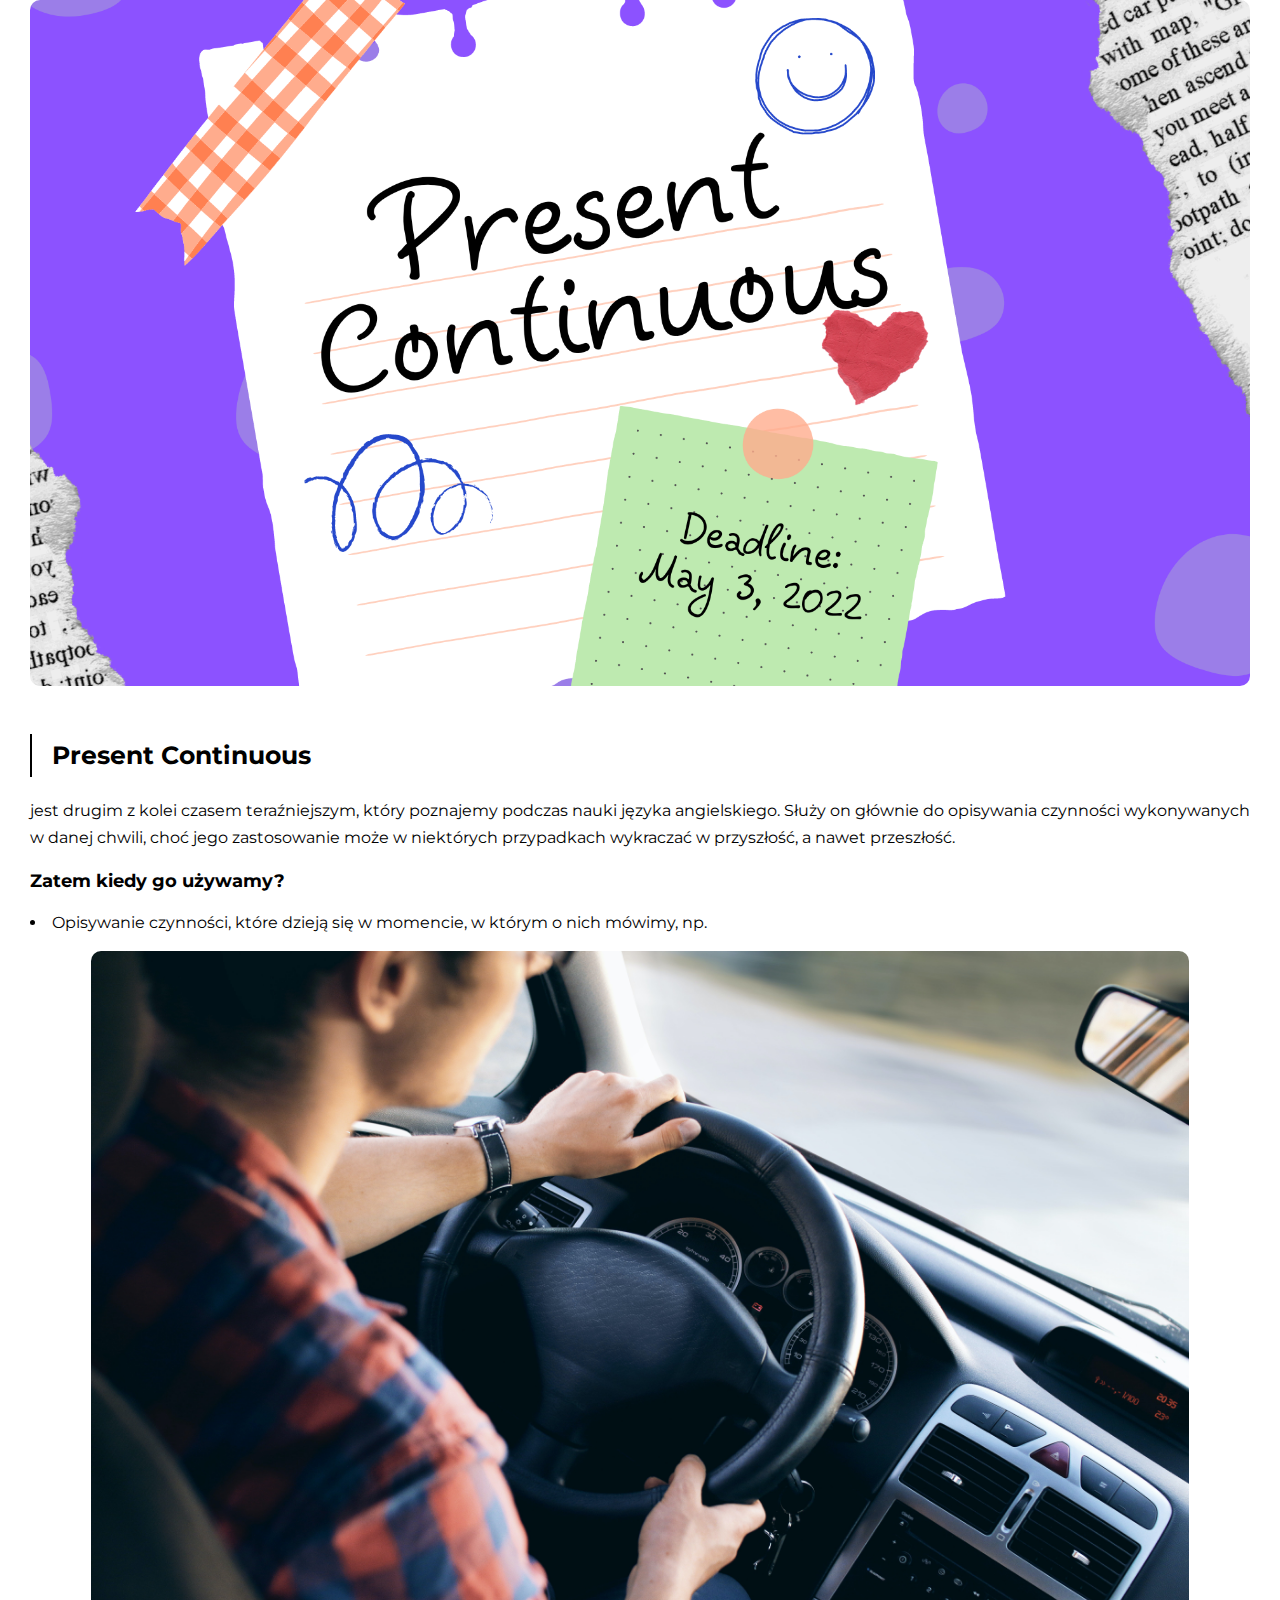
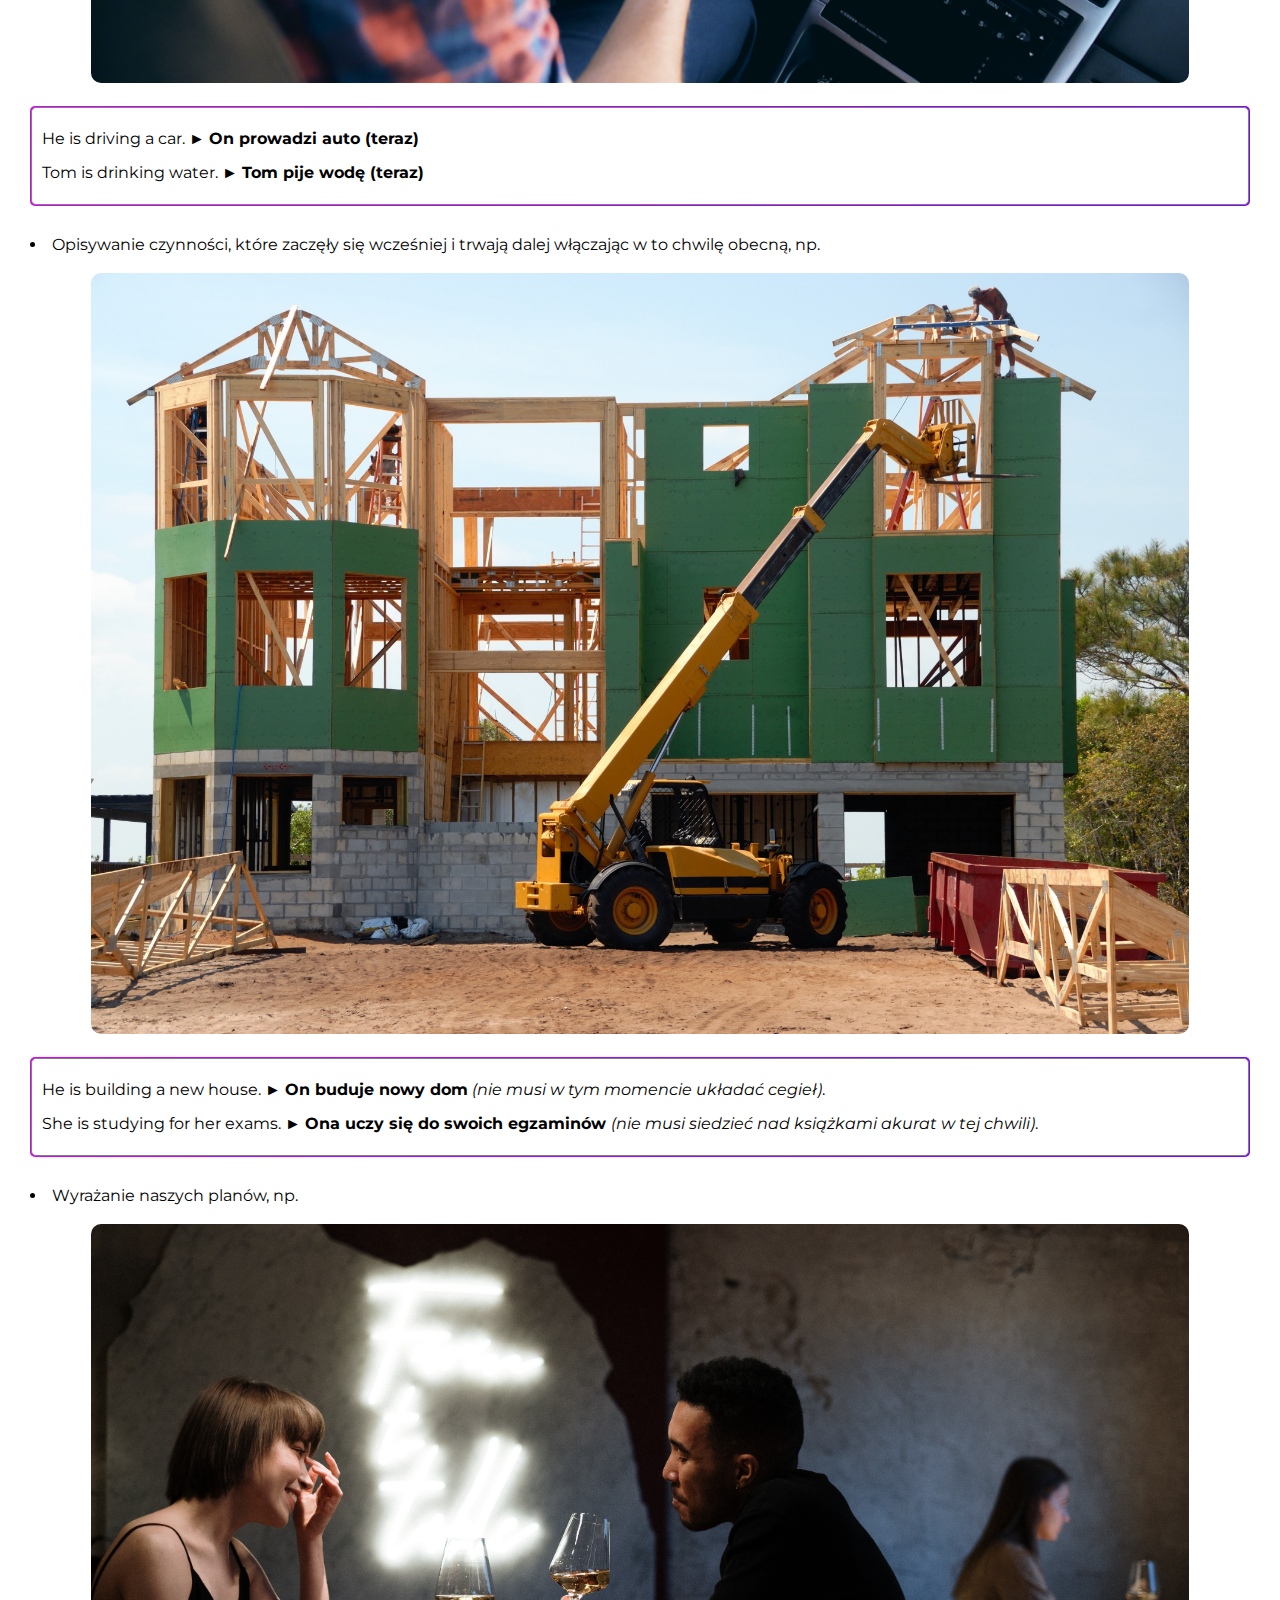
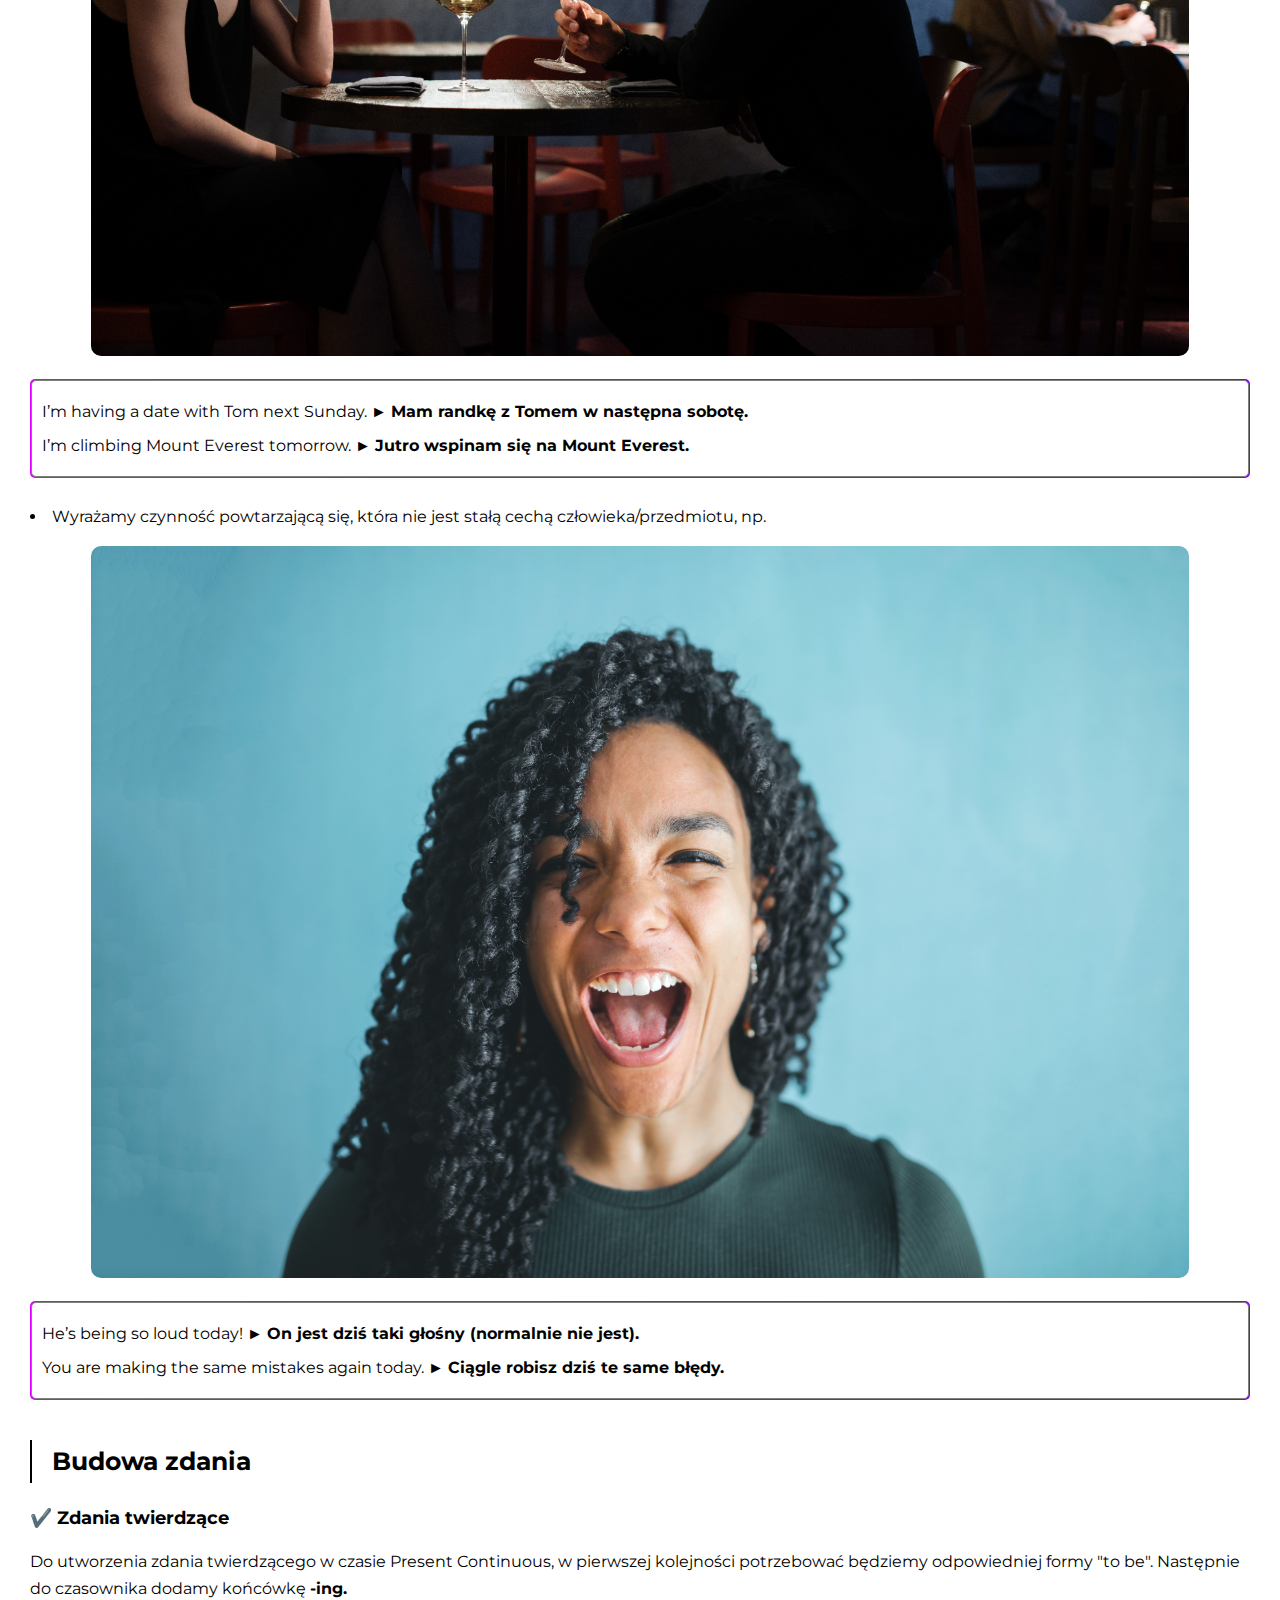
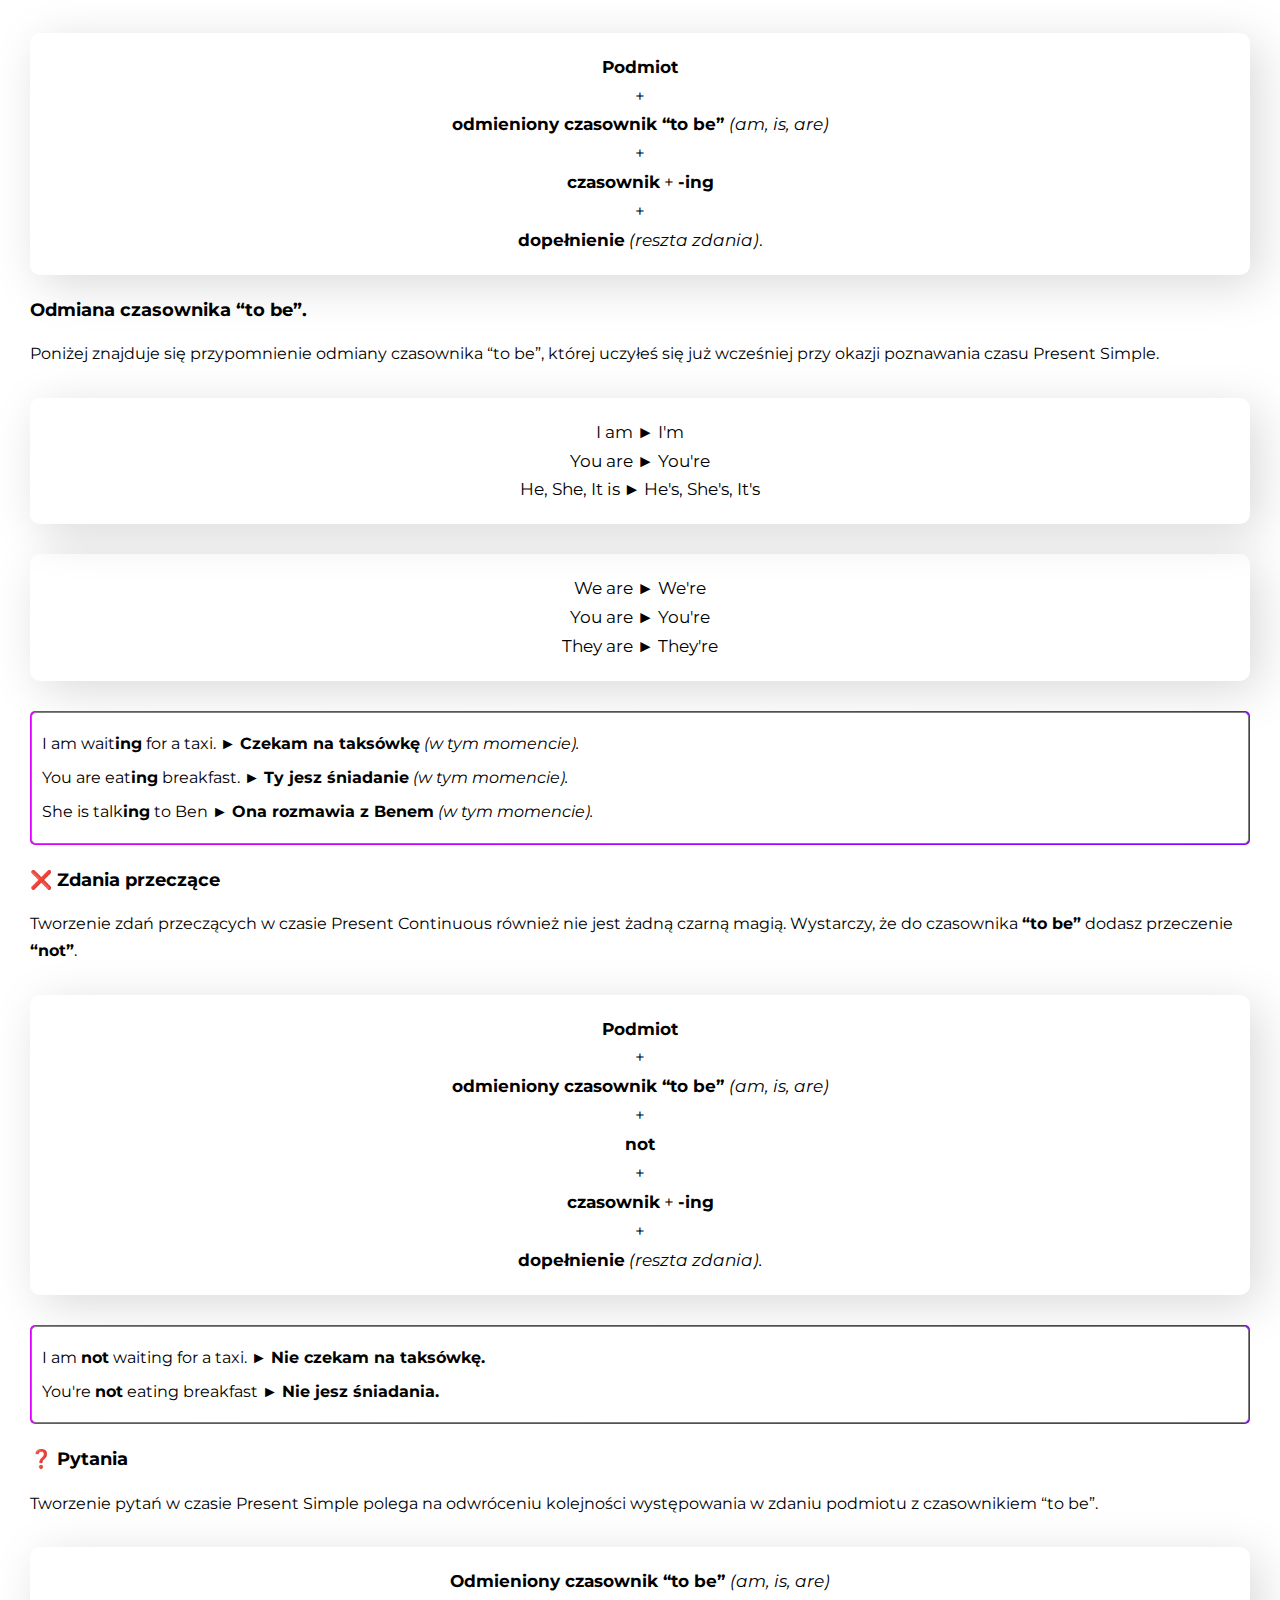
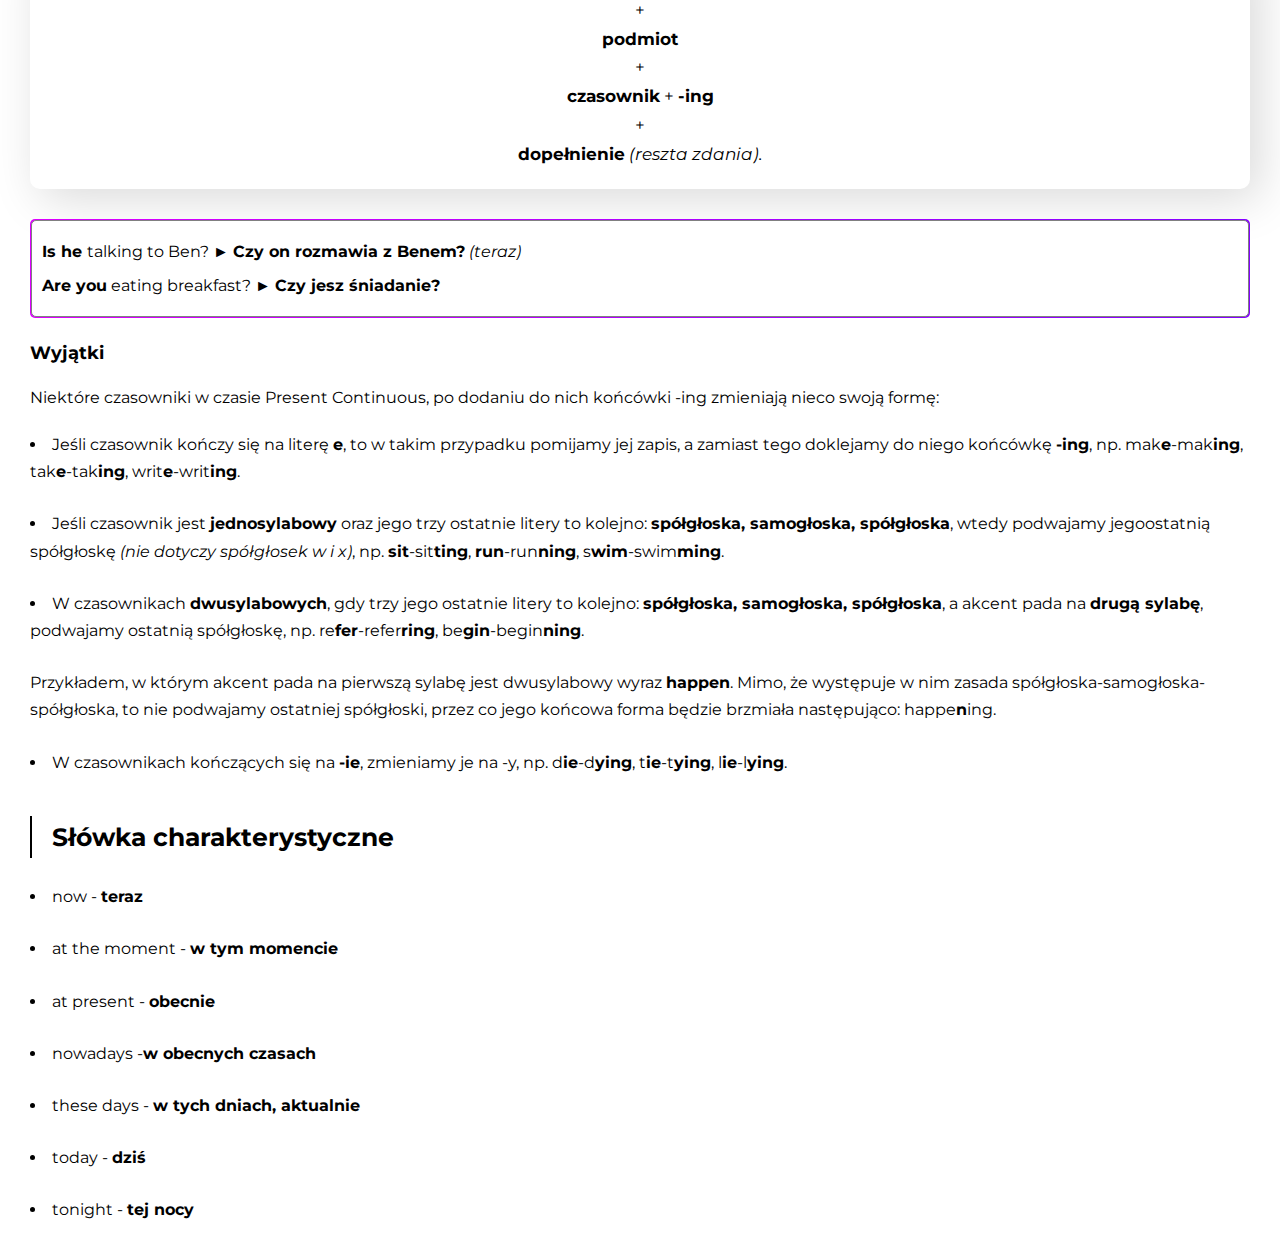
<file: present-continous/index.html>
<!DOCTYPE html>
<html>
<head>
<link href='https://fonts.googleapis.com/css?family=Montserrat' rel='stylesheet'>
<link rel="stylesheet" href="../styles.css">
<meta name="viewport" content="width=device-width, initial_scale=1">
<script>
   function startQuiz(id, element){
      document.getElementById(element).style.opacity = '0';
      window.setTimeout(
      function removethis(){
         document.getElementById(element).style.display='none';
         document.getElementById(id).style.display='block';
         window.setTimeout(
            function second(){
         document.getElementById(id).style.opacity = '1';
      }, 100);
      }, 300);
      
   }
   </script>
</script>
</head>
<body>
<style>
#Apu>fieldset { border:1px solid #000000; border-radius:5px; margin:1rem auto;padding:7px 4px;background-color:#e9edf5; width:100%; }.qnum{color:#ff0000;} #Apu>fieldset>h3{ margin:0px; margin-bottom:17px; margin-top:6px; font-size:15px; display:inline-block; max-width:80%!important; padding:5px; color:#000000;} #Apu>fieldset>span{ float:right; margin:0px; padding:0; font-size:10px; } .Aanswers { background-color: #cccccc;color:#000000;border:1px solid #0000ff;border-radius:4px; display: block; position: relative; cursor: pointer; padding: 0.55rem 1.05rem; margin: 0.25rem 0.5rem; max-width:99%; } #Apu input[type="radio"],#Apu>button { display: none; } :valid .Acorrect { background-color: rgba(61, 181, 64, 0.6) } :checked + .Aanswers { color: #ffffff; background-color: #c70000 } :checked + .Acorrect { background-color: #3db540; } :valid { -webkit-user-select: none; -moz-user-select: none; -ms-user-select: none; user-select: none } :valid + .Aanswers { pointer-events: none } #Apu{ counter-reset: quiz-score } :checked + .Acorrect { counter-increment: quiz-score } .score:after { content: counter(quiz-score) " Points Out Of " attr(data-question-count) "  !"} #Apu .Apuresult { display: none; } #Apu:valid .Apuresult { display: block;color:#0000ff;font-size:22px;margin-top:8px;text-align:center;}
.quiz-start{ opacity: 1; transition: all .3s;
  -wekit-transition: all .3s;
  -moz-transition: all .3s; padding: 30px; text-align: center; height: 220px; width: 100%; background: rgb(175,84,255);
background: linear-gradient(90deg, rgba(175,84,255,1) 0%, rgba(120,30,255,1) 100%); border-radius: 15px; display: flex; justify-content: center; align-items: center; flex-direction: column;}
#Apu2>fieldset { border:1px solid #000000; border-radius:5px; margin:1rem auto;padding:7px 4px;background-color:#e9edf5; width:100%; }.qnum{color:#ff0000;} #Apu2>fieldset>h3{ margin:0px; margin-bottom:17px; margin-top:6px; font-size:15px; display:inline-block; max-width:80%!important; padding:5px; color:#000000;} #Apu2>fieldset>span{ float:right; margin:0px; padding:0; font-size:10px; } .Aaanswers { background-color: #cccccc;color:#000000;border:1px solid #0000ff;border-radius:4px; display: block; position: relative; cursor: pointer; padding: 0.55rem 1.05rem; margin: 0.25rem 0.5rem; max-width:99%; } #Apu2 input[type="radio"],#Apu2>button { display: none; } :valid .Acorrect { background-color: rgba(61, 181, 64, 0.6) } :checked + .Aaanswers { color: #ffffff; background-color: #c70000 } :checked + .Acorrect { background-color: #3db540; } :valid { -webkit-user-select: none; -moz-user-select: none; -ms-user-select: none; user-select: none } :valid + .Aaanswers { pointer-events: none } #Apu2{ counter-reset: quiz-score } :checked + .Acorrect { counter-increment: quiz-score } .score:after { content: counter(quiz-score) " Points Out Of " attr(data-question-count) "  !"} #Apu2 .Apu2result { display: none; } #Apu2:valid .Apu2result { display: block;color:#0000ff;font-size:22px;margin-top:8px;text-align:center;}
</style>

<center><img src="./thumbnail.png" class="image" style="width: 100%"/></center>
<div id="main-title">
<h1>Present Continuous<h1>
</div>
<p class="explain">jest drugim z kolei czasem teraźniejszym, który poznajemy podczas nauki języka angielskiego. Służy on głównie do opisywania czynności wykonywanych w danej chwili, choć jego zastosowanie może w niektórych przypadkach wykraczać w przyszłość, a nawet przeszłość. </p>
<h2>Zatem kiedy go używamy?</h2>
<ol type="1">
   <li>Opisywanie czynności, które dzieją się w momencie, w którym o nich mówimy, np.
   <center><img src="./ps2.jpg" class="image" style="margin: 15px 0;"/></center>
   <div class="examples-wrapper">
	   <div class="examples">
		 <p>He is driving a car. ► <strong>On prowadzi auto (teraz)</strong></p>
		 <p>Tom is drinking water.  ► <strong>Tom pije wodę (teraz)</strong></p>
	   </div>
   </div></li>
   <li>Opisywanie czynności, które zaczęły się wcześniej i trwają dalej włączając w to chwilę obecną, np.
	<center><img src="./ps3.jpg" class="image" style="margin: 15px 0;"/></center>
	<div class="examples-wrapper"><div class="examples">
     <p>He is building a new house. ► <strong>On buduje nowy dom</strong> <i>(nie musi w tym momencie układać cegieł)</i>.</p>
     <p>She is studying for her exams. ► <strong>Ona uczy się do swoich egzaminów 
   </strong> <i>(nie musi siedzieć nad książkami akurat w tej chwili)</i>.</p>
	</div></div>
   </li>
   <li>Wyrażanie naszych planów, np.
   <center><img src="./ps4.jpg" class="image" style="margin: 15px 0;" /></center>
   <div class="examples-wrapper"><div class="examples">
    <p>I’m having a date with Tom next Sunday. ► <strong>Mam randkę z Tomem w następna sobotę.</strong>
   </p>
    <p>I’m climbing Mount Everest tomorrow. ► <strong>Jutro wspinam się na Mount Everest.</strong>
   </p>
   </div></div>
   </li>
   <li>Wyrażamy czynność powtarzającą się, która nie jest stałą cechą człowieka/przedmiotu, np.
   <center><img src="./ps5.jpg" class="image" style="margin: 15px 0;" /></center>
   <div class="examples-wrapper"><div class="examples">
    <p>He’s being so loud today! ► <strong> On jest dziś taki głośny (normalnie nie jest).</strong>
   </p>
    <p>You are making the same mistakes again today. ► <strong>Ciągle robisz dziś te same błędy.</strong>
    </p>
   </div></div>
   </li>
</ol>
<div id="main-title">
<h1>Budowa zdania<h1>
</div>
<h2 style="margin-top: 20px;">✔️ Zdania twierdzące</h2>
<p class="explain">Do utworzenia zdania twierdzącego w czasie Present Continuous, w pierwszej kolejności potrzebować będziemy odpowiedniej formy "to be". Następnie do czasownika dodamy końcówkę <strong>-ing.</strong>
</p>
<div class="scheme"><p><strong>Podmiot</strong><br> + <br><strong>odmieniony czasownik “to be” </strong><i>(am, is, are)</i><br> + <br><strong>czasownik</strong> + <strong>-ing</strong><br>+<br><strong>dopełnienie</strong> <i>(reszta zdania)</i>.
</p></div>
<h2 style="margin-top: 20px;">Odmiana czasownika “to be”.</h2>
<p class="explain">Poniżej znajduje się przypomnienie odmiany czasownika “to be”, której uczyłeś się już wcześniej przy okazji poznawania czasu Present Simple.</p>

<div class="scheme"><p>I am  ► I'm<br>You are  ► You're<br>He, She, It is  ► He's, She's, It's</p></div>
   <div class="scheme"><p>We are  ► We're<br>You are ► You're<br>They are  ► They're</p></div>
<div class="examples-wrapper" style="margin-top: 30px"><div class="examples">
<p>I am wait<strong>ing</strong> for a taxi. ► <strong>Czekam na taksówkę</strong><i> (w tym momencie).</i></p>
<p>You are eat<strong>ing</strong> breakfast. ► <strong>Ty jesz śniadanie</strong><i> (w tym momencie).</i></p>
<p>She is talk<strong>ing</strong> to Ben ► <strong>Ona rozmawia z Benem</strong><i> (w tym momencie).</i></p>
</div></div>

      <h2 style="margin-top: 20px;">❌ Zdania przeczące</h2>
      <p class="explain">Tworzenie zdań przeczących w czasie Present Continuous również nie jest żadną czarną magią. Wystarczy, że do czasownika <strong>“to be”</strong> dodasz przeczenie <strong>“not”</strong>.</p>
      </p>
      <div class="scheme"><p><strong>Podmiot</strong><br> + <br><strong>odmieniony czasownik “to be” </strong><i>(am, is, are)</i><br> + <br><strong>not</strong><br> + <br><strong>czasownik</strong> + <strong>-ing</strong><br>+<br><strong>dopełnienie</strong> <i>(reszta zdania).</i></div>
         <div class="examples-wrapper" style="margin-top: 30px"><div class="examples"><p>I am <strong>not</strong> waiting for a taxi. ► <strong> Nie czekam na taksówkę.</strong></p><p>You're <strong>not</strong> eating breakfast ► <strong> Nie jesz śniadania.</strong></p></div></div>
      <h2 style="margin-top: 20px;">❓ Pytania</h2>
      <p class="explain">Tworzenie pytań w czasie Present Simple polega na odwróceniu kolejności występowania w zdaniu podmiotu z czasownikiem “to be”.</p>
   </p>
   <div class="scheme"><p><strong>Odmieniony czasownik “to be” </strong><i>(am, is, are)</i><br> + <br><strong>podmiot</strong><br> +  <br><strong>czasownik</strong> + <strong>-ing</strong><br>+<br><strong>dopełnienie</strong> <i>(reszta zdania).</i></p></div>
      <div class="examples-wrapper" style="margin-top: 30px"><div class="examples"><p><strong>Is he </strong> talking to Ben? ► <strong>Czy on rozmawia z Benem?</strong><i> (teraz)</i></p><p><strong>Are you</strong> eating breakfast? ► <strong>Czy jesz śniadanie?</strong></p></div></div>
      <h2 style="margin-top: 20px;">Wyjątki</h2>
      <p class="explain">Niektóre czasowniki w czasie Present Continuous, po dodaniu do nich końcówki -ing zmieniają nieco swoją formę:</p>
      <ul style="margin-top: 20px;">
      <li>Jeśli czasownik kończy się na literę <strong>e</strong>, to w takim przypadku pomijamy jej zapis, a zamiast tego doklejamy do niego końcówkę <strong>-ing</strong>, np. mak<strong>e</strong>-mak<strong>ing</strong>, tak<strong>e</strong>-tak<strong>ing</strong>, writ<strong>e</strong>-writ<strong>ing</strong>.</li>
      <li>Jeśli czasownik jest <strong>jednosylabowy</strong> oraz jego trzy ostatnie litery to kolejno: <strong>spółgłoska, samogłoska, spółgłoska</strong>, wtedy podwajamy jegoostatnią spółgłoskę <i>(nie dotyczy spółgłosek w i x)</i>, np. <strong>sit</strong>-sit<strong>ting</strong>, <strong>run</strong>-run<strong>ning</strong>, s<strong>wim</strong>-swim<strong>ming</strong>.</li>
      <li>W czasownikach <strong>dwusylabowych</strong>, gdy trzy jego ostatnie litery to kolejno: <strong>spółgłoska, samogłoska, spółgłoska</strong>, a akcent pada na <strong>drugą sylabę</strong>, podwajamy ostatnią spółgłoskę, np. re<strong>fer</strong>-refer<strong>ring</strong>, be<strong>gin</strong>-begin<strong>ning</strong>.</li>
      <p class="explain">Przykładem, w którym akcent pada na pierwszą sylabę jest dwusylabowy wyraz <strong>happen</strong>. Mimo, że występuje w nim zasada spółgłoska-samogłoska-spółgłoska, to nie podwajamy ostatniej spółgłoski, przez co jego końcowa forma będzie brzmiała następująco: happe<strong>n</strong>ing.
      </p>

      <li>W czasownikach kończących się na <strong>-ie</strong>, zmieniamy je na -y, np. d<strong>ie</strong>-d<strong>ying</strong>, t<strong>ie</strong>-t<strong>ying</strong>, l<strong>ie</strong>-l<strong>ying</strong>.</li>
      </ul>

   <div id="main-title">
      <h1>Słówka charakterystyczne<h1>
   </div>
   <ul style="margin-top: 25px;">
      <li>now - <strong>teraz</strong></li>
      <li>at the moment - <strong>w tym momencie</strong></li>
      <li>at present - <strong>obecnie</strong></li>
      <li>nowadays -<strong>w obecnych czasach</strong></li>
      <li>these days - <strong>w tych dniach, aktualnie</strong></li>
      <li>today - <strong>dziś</strong></li>
      <li>tonight - <strong>tej nocy</strong></li>
   </ul>
</body>
</html>
</file>
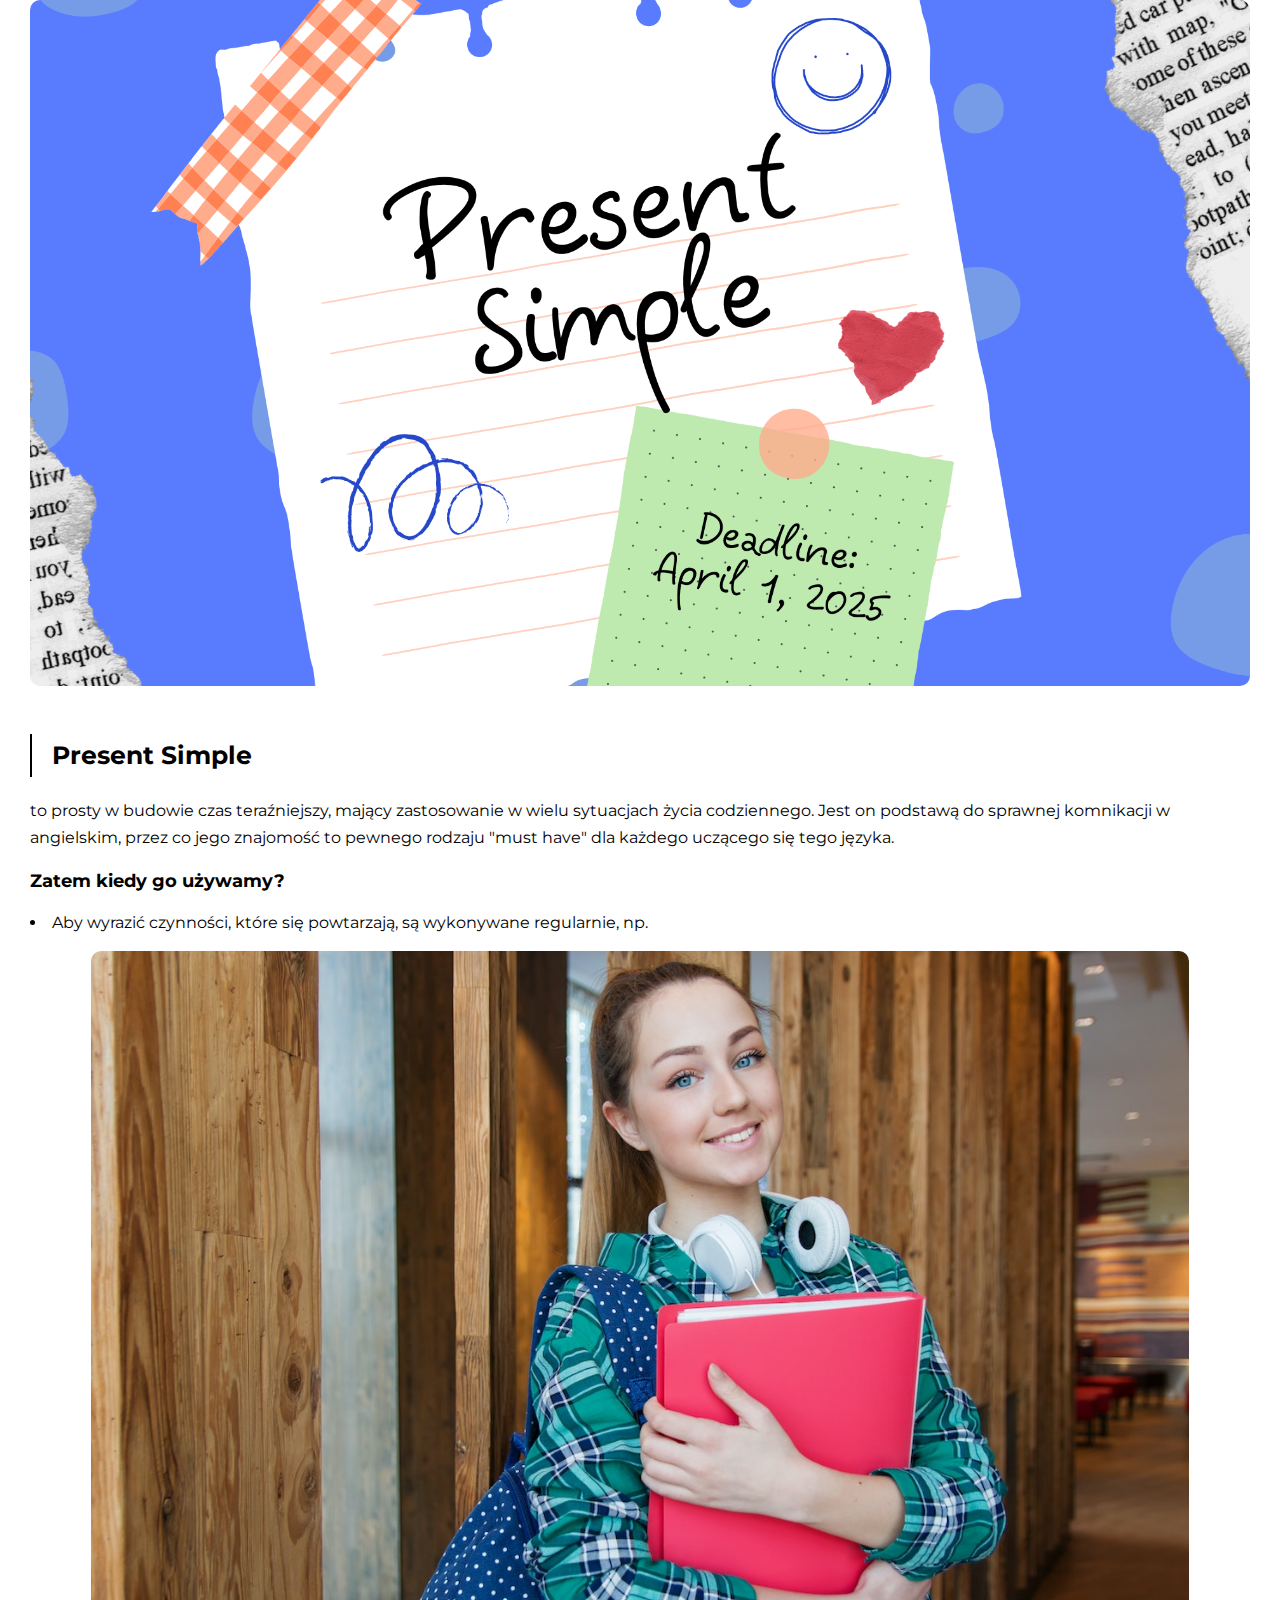
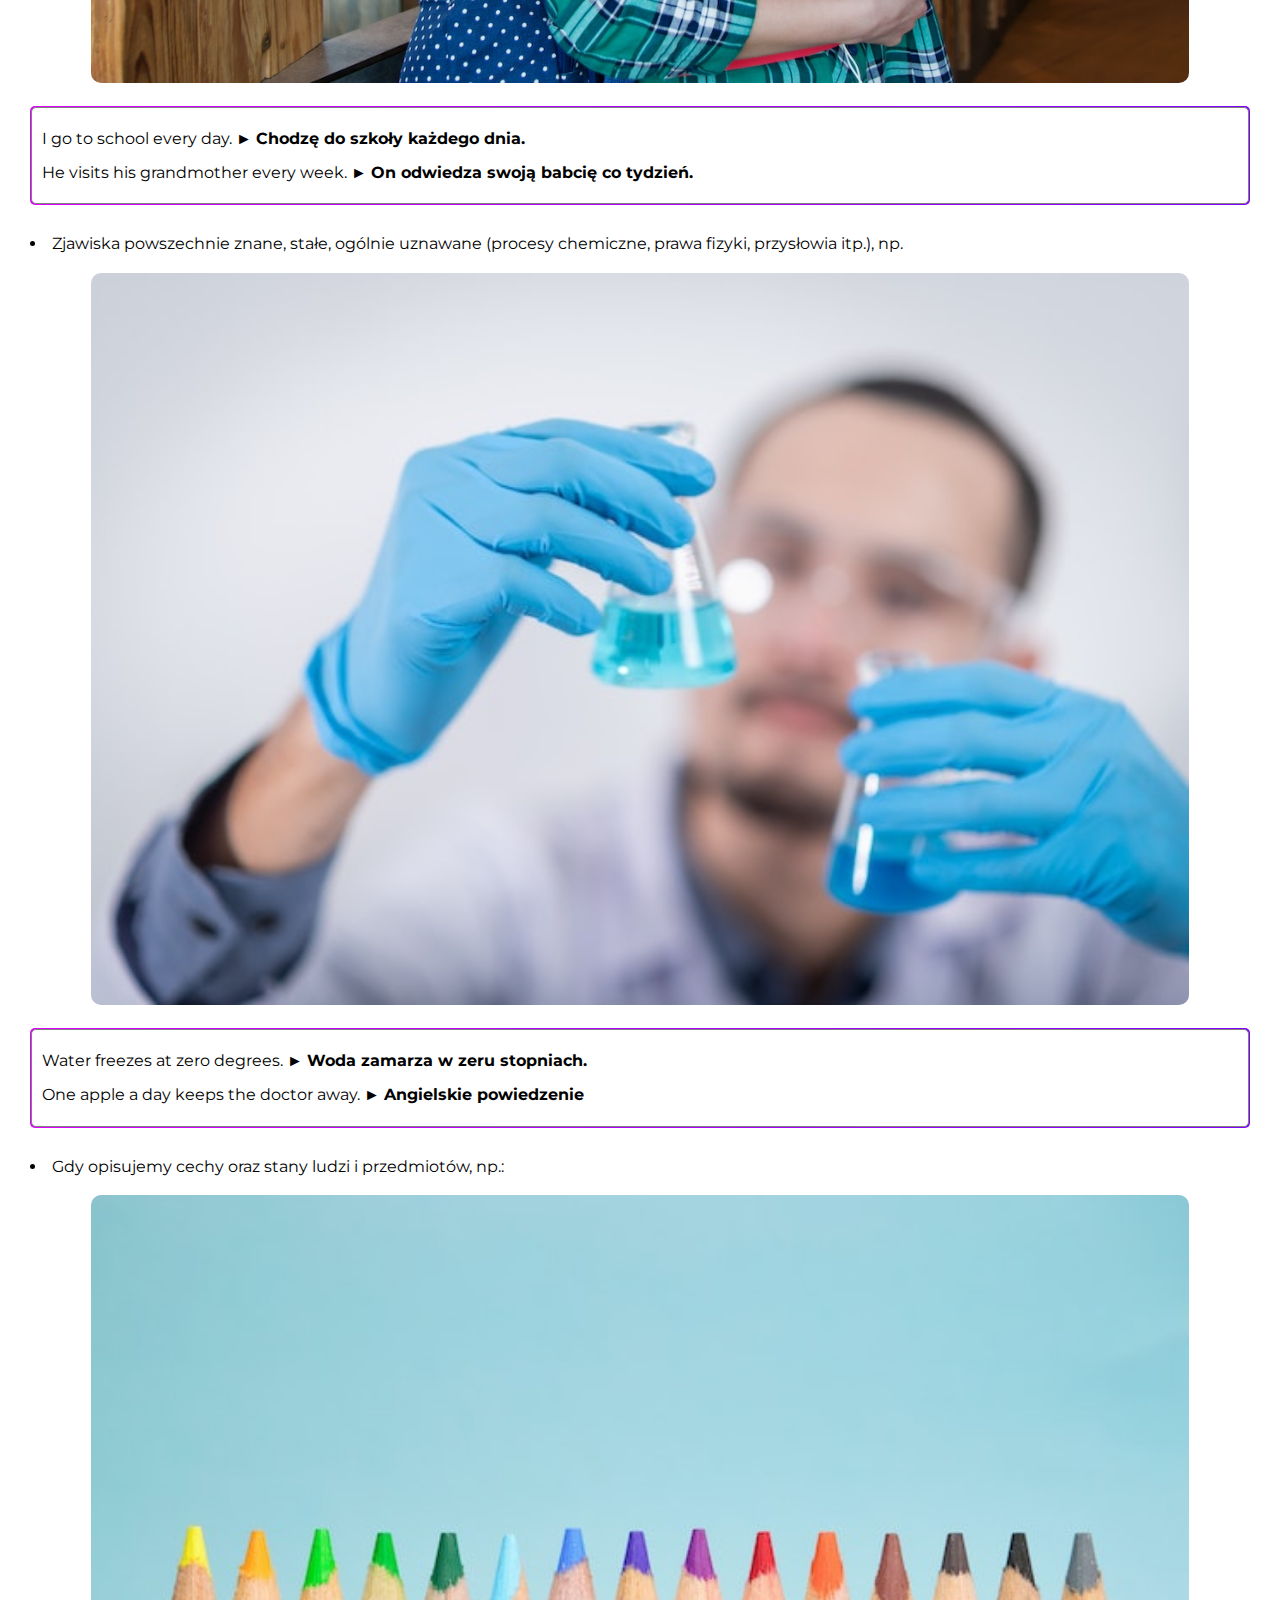
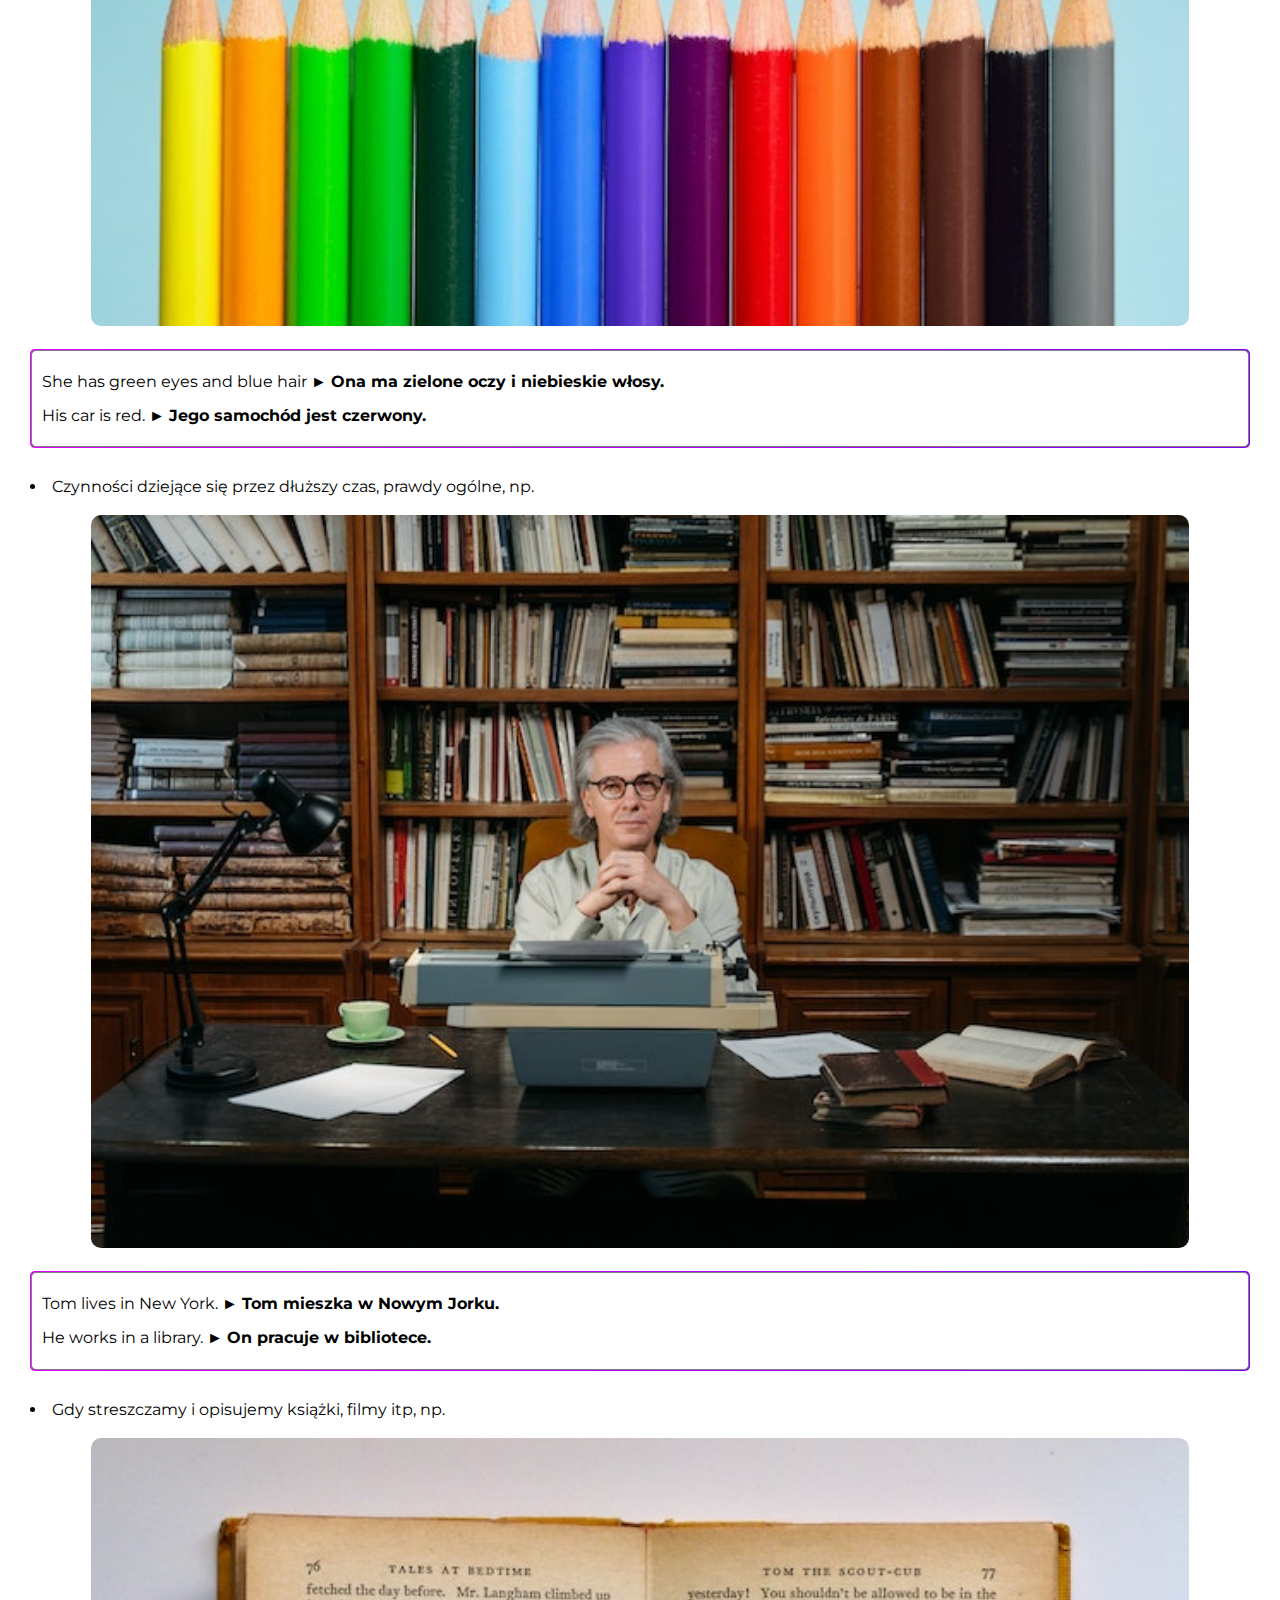
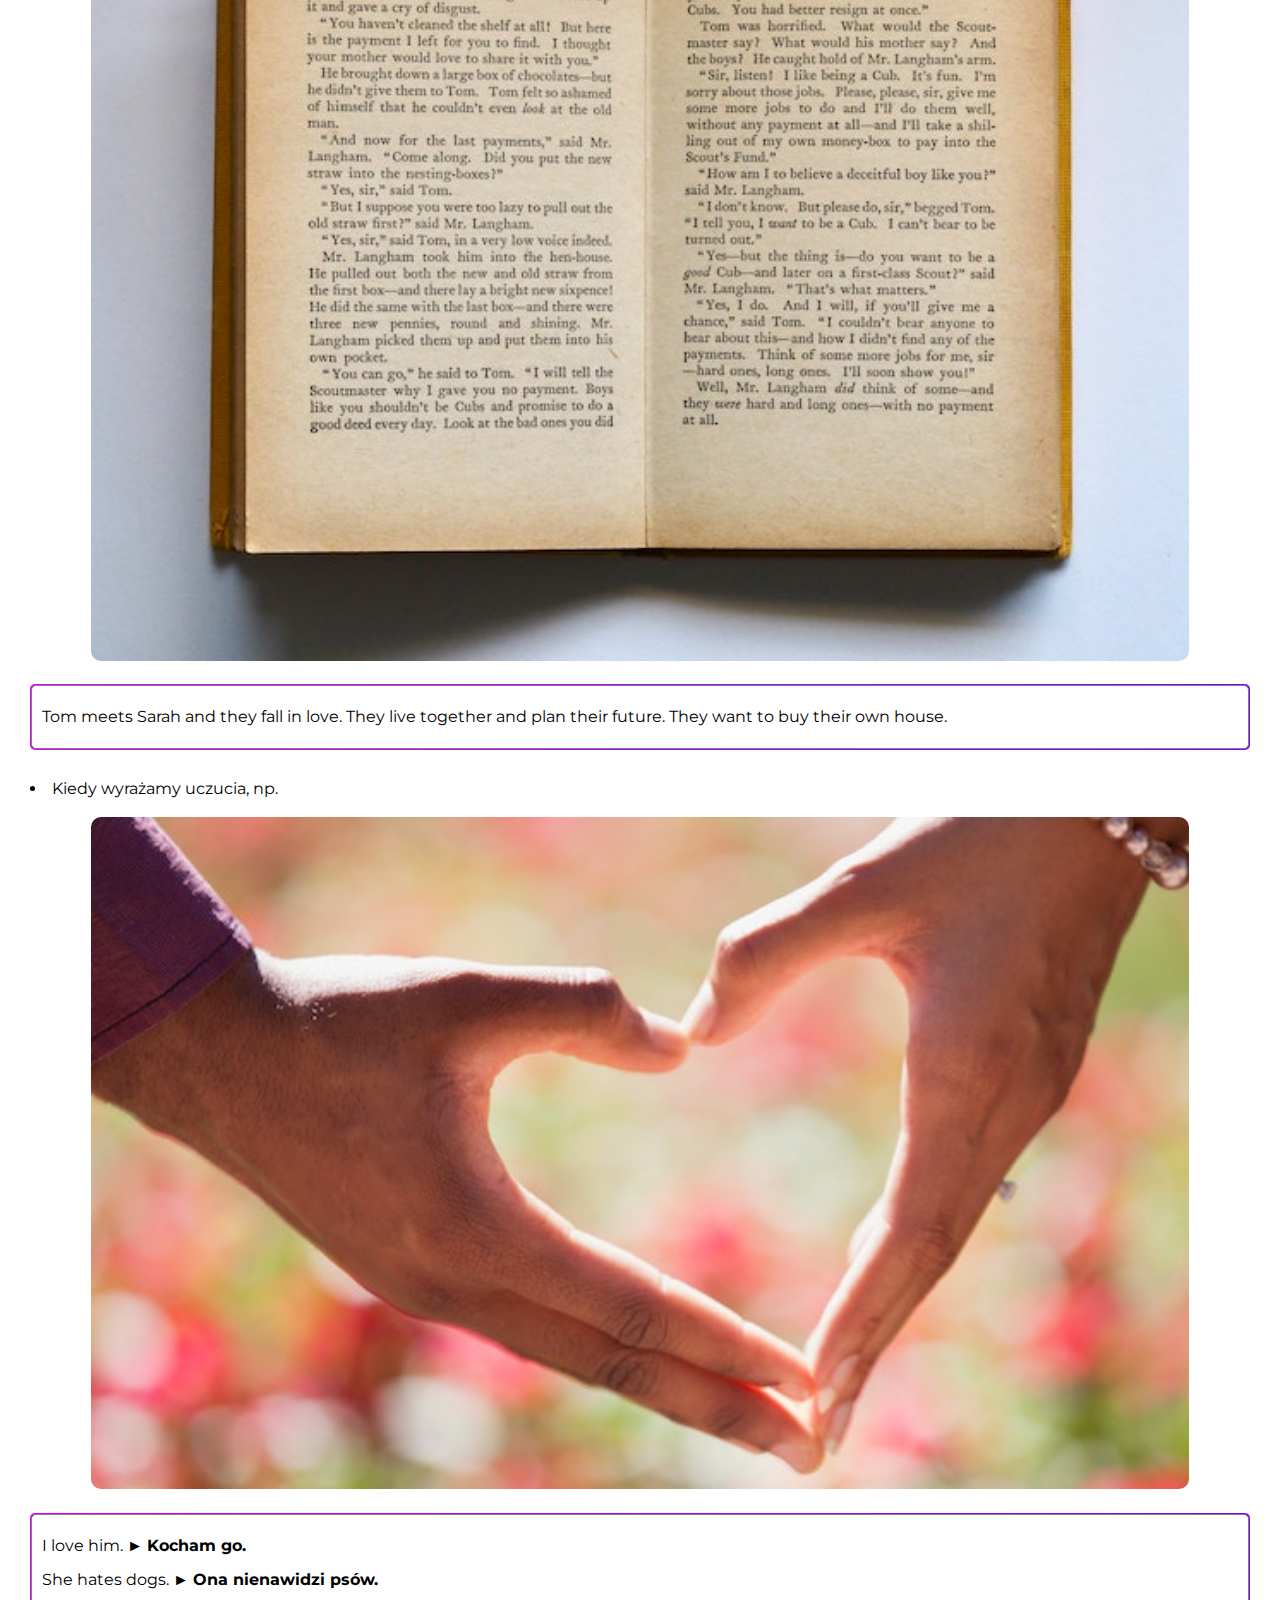
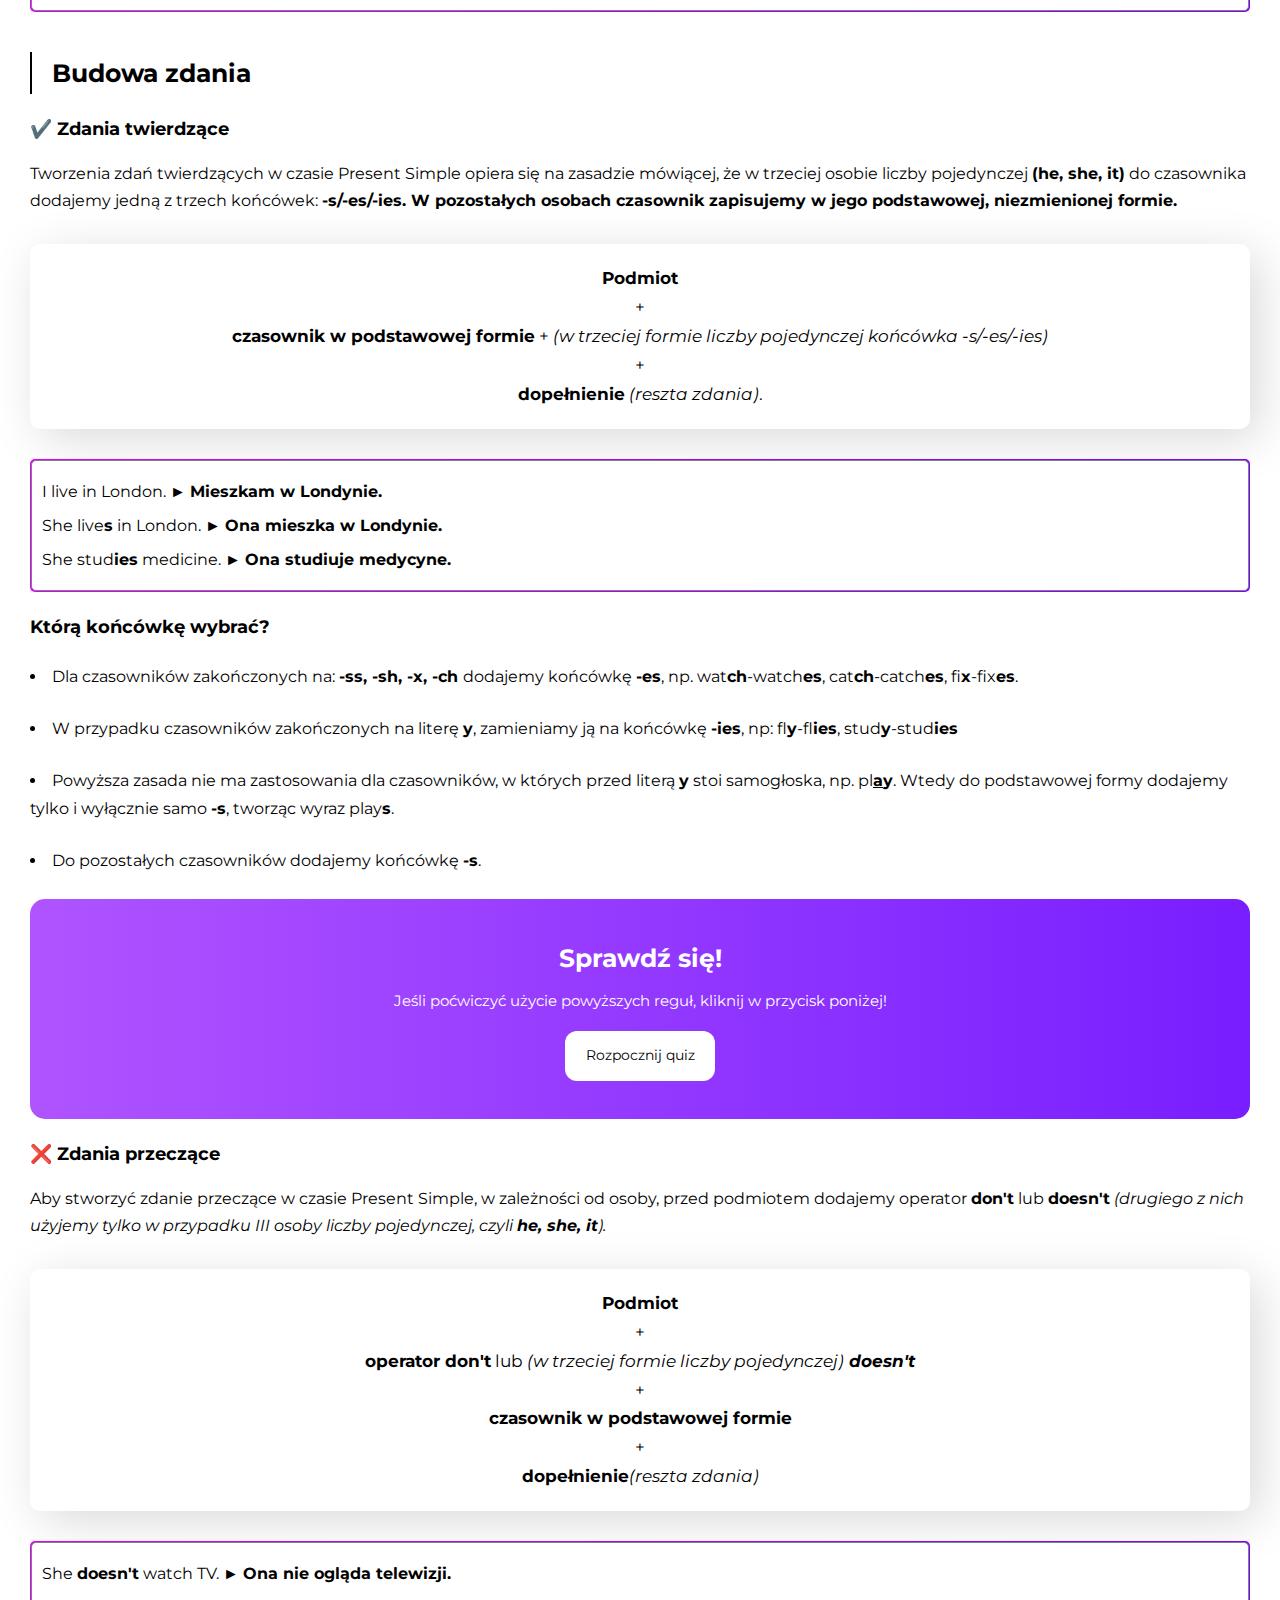
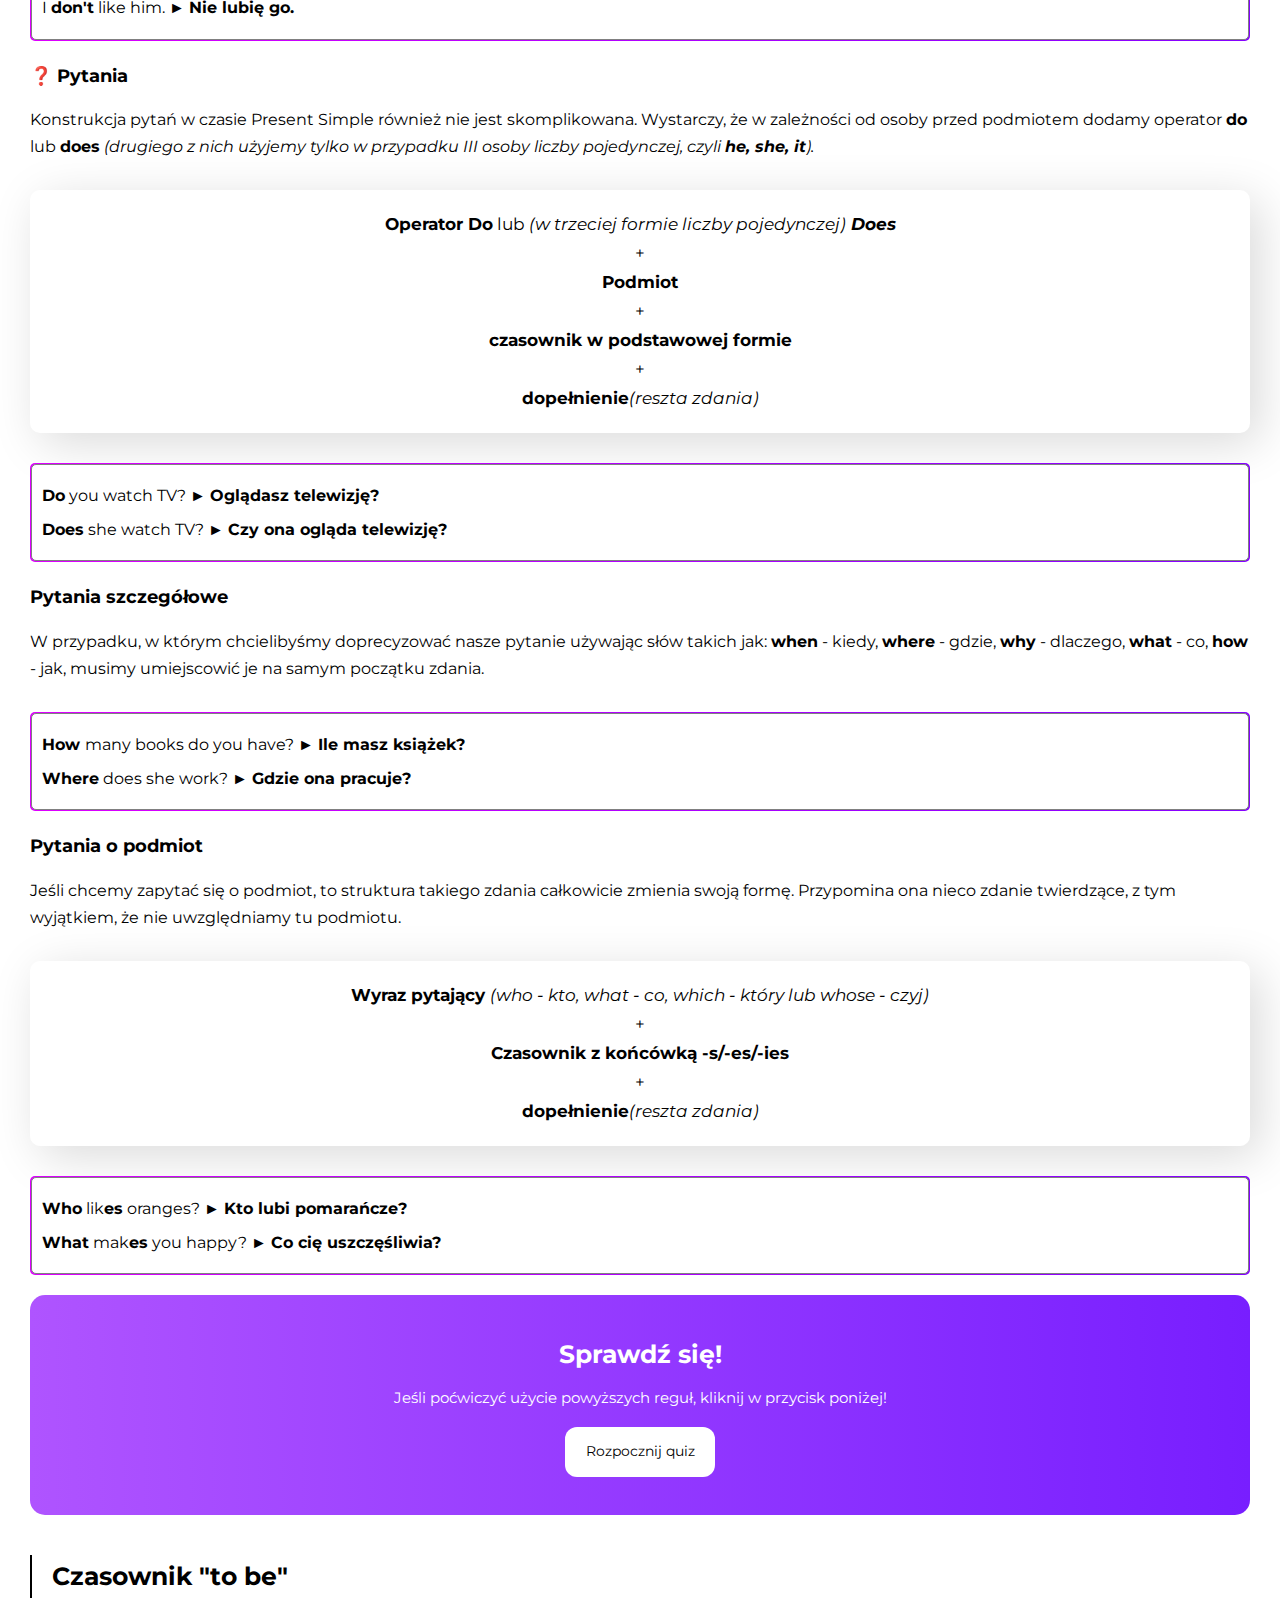
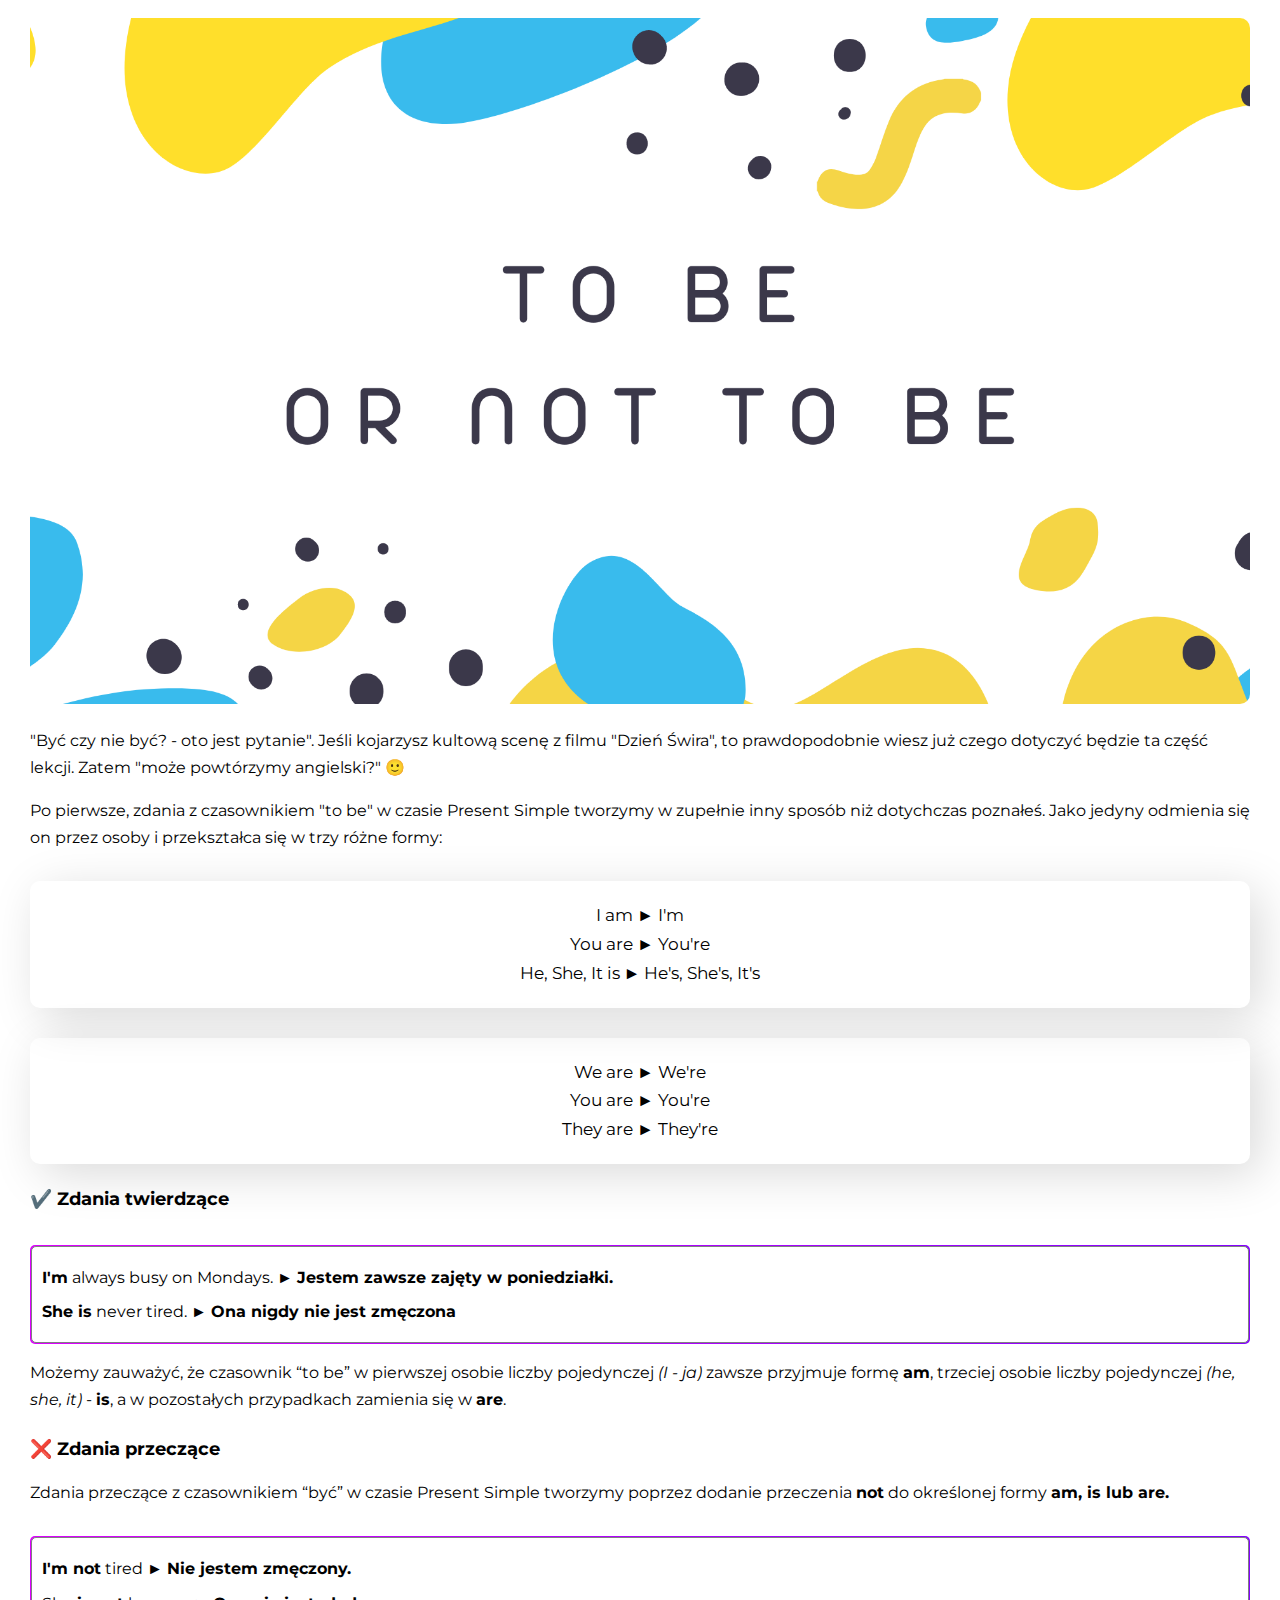
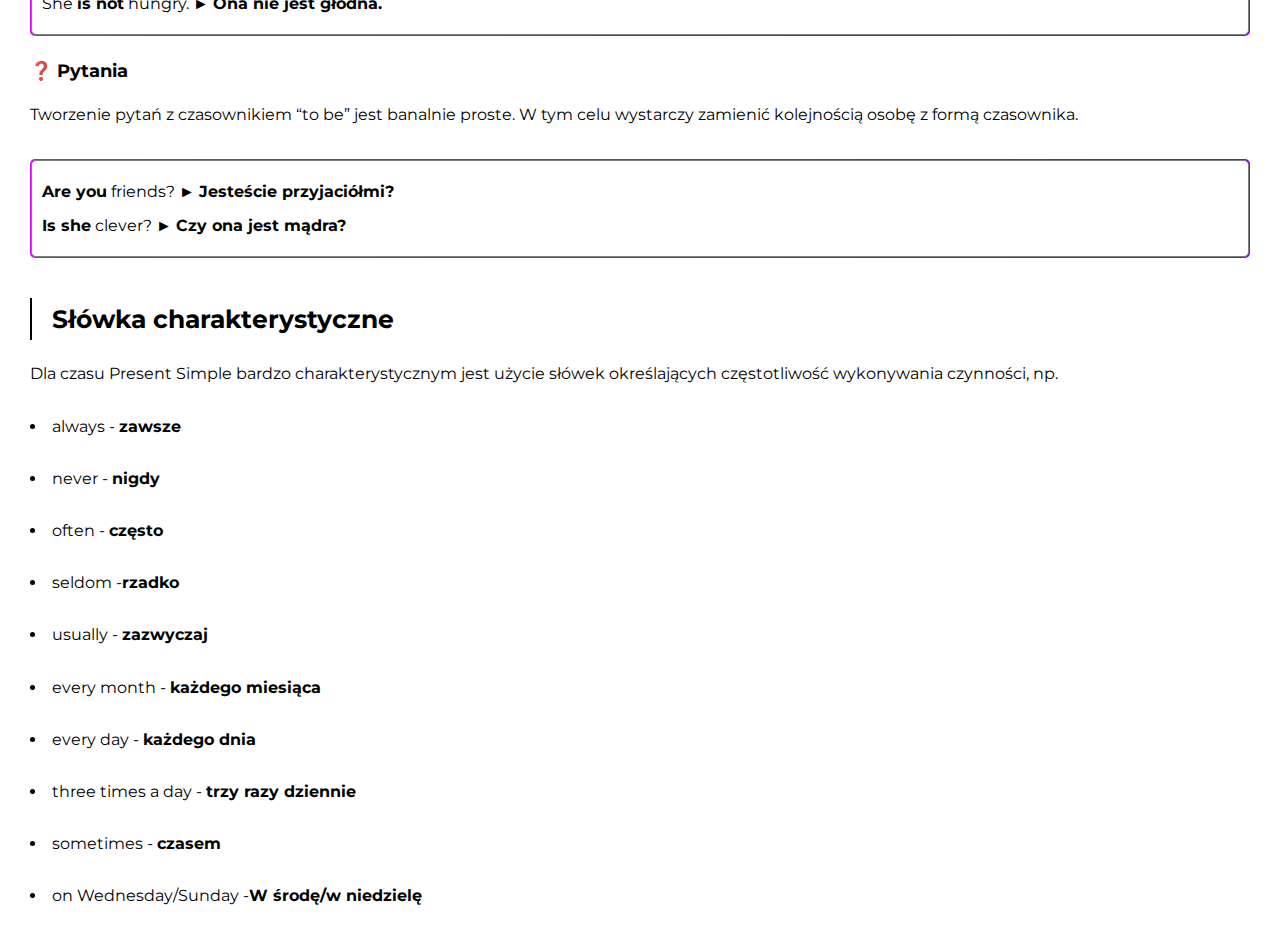
<file: present-simple/index.html>
<!DOCTYPE html>
<html>
<head>
<link href='https://fonts.googleapis.com/css?family=Montserrat' rel='stylesheet'>
<link rel="stylesheet" href="../styles.css">
<meta name="viewport" content="width=device-width, initial_scale=1">
<script>
   function startQuiz(id, element){
      document.getElementById(element).style.opacity = '0';
      window.setTimeout(
      function removethis(){
         document.getElementById(element).style.display='none';
         document.getElementById(id).style.display='block';
         window.setTimeout(
            function second(){
         document.getElementById(id).style.opacity = '1';
      }, 100);
      }, 300);
      
   }
   </script>
</script>
</head>
<body>
<style>
#Apu>fieldset { border:1px solid #000000; border-radius:5px; margin:1rem auto;padding:7px 4px;background-color:#e9edf5; width:100%; }.qnum{color:#ff0000;} #Apu>fieldset>h3{ margin:0px; margin-bottom:17px; margin-top:6px; font-size:15px; display:inline-block; max-width:80%!important; padding:5px; color:#000000;} #Apu>fieldset>span{ float:right; margin:0px; padding:0; font-size:10px; } .Aanswers { background-color: #cccccc;color:#000000;border:1px solid #0000ff;border-radius:4px; display: block; position: relative; cursor: pointer; padding: 0.55rem 1.05rem; margin: 0.25rem 0.5rem; max-width:99%; } #Apu input[type="radio"],#Apu>button { display: none; } :valid .Acorrect { background-color: rgba(61, 181, 64, 0.6) } :checked + .Aanswers { color: #ffffff; background-color: #c70000 } :checked + .Acorrect { background-color: #3db540; } :valid { -webkit-user-select: none; -moz-user-select: none; -ms-user-select: none; user-select: none } :valid + .Aanswers { pointer-events: none } #Apu{ counter-reset: quiz-score } :checked + .Acorrect { counter-increment: quiz-score } .score:after { content: counter(quiz-score) " Points Out Of " attr(data-question-count) "  !"} #Apu .Apuresult { display: none; } #Apu:valid .Apuresult { display: block;color:#0000ff;font-size:22px;margin-top:8px;text-align:center;}
.quiz-start{ opacity: 1; transition: all .3s;
  -wekit-transition: all .3s;
  -moz-transition: all .3s; padding: 30px; text-align: center; height: 220px; width: 100%; background: rgb(175,84,255);
background: linear-gradient(90deg, rgba(175,84,255,1) 0%, rgba(120,30,255,1) 100%); border-radius: 15px; display: flex; justify-content: center; align-items: center; flex-direction: column;}
#Apu2>fieldset { border:1px solid #000000; border-radius:5px; margin:1rem auto;padding:7px 4px;background-color:#e9edf5; width:100%; }.qnum{color:#ff0000;} #Apu2>fieldset>h3{ margin:0px; margin-bottom:17px; margin-top:6px; font-size:15px; display:inline-block; max-width:80%!important; padding:5px; color:#000000;} #Apu2>fieldset>span{ float:right; margin:0px; padding:0; font-size:10px; } .Aaanswers { background-color: #cccccc;color:#000000;border:1px solid #0000ff;border-radius:4px; display: block; position: relative; cursor: pointer; padding: 0.55rem 1.05rem; margin: 0.25rem 0.5rem; max-width:99%; } #Apu2 input[type="radio"],#Apu2>button { display: none; } :valid .Acorrect { background-color: rgba(61, 181, 64, 0.6) } :checked + .Aaanswers { color: #ffffff; background-color: #c70000 } :checked + .Acorrect { background-color: #3db540; } :valid { -webkit-user-select: none; -moz-user-select: none; -ms-user-select: none; user-select: none } :valid + .Aaanswers { pointer-events: none } #Apu2{ counter-reset: quiz-score } :checked + .Acorrect { counter-increment: quiz-score } .score:after { content: counter(quiz-score) " Points Out Of " attr(data-question-count) "  !"} #Apu2 .Apu2result { display: none; } #Apu2:valid .Apu2result { display: block;color:#0000ff;font-size:22px;margin-top:8px;text-align:center;}
</style>

<center><img src="./thumbnail.png" class="image" style="width: 100%"/></center>
<div id="main-title">
<h1>Present Simple<h1>
</div>
<p class="explain">to prosty w budowie czas teraźniejszy, mający zastosowanie w wielu sytuacjach życia codziennego. Jest on podstawą do sprawnej komnikacji w angielskim, przez co jego znajomość to pewnego rodzaju "must have" dla każdego uczącego się tego języka. </p>
<h2>Zatem kiedy go używamy?</h2>
<ol type="1">
   <li>Aby wyrazić czynności, które się powtarzają, są wykonywane regularnie, np.
   <center><img src="./ps2.jpg" class="image" style="margin: 15px 0;"/></center>
   <div class="examples-wrapper">
	   <div class="examples">
		 <p>I go to school every day. ► <strong>Chodzę do szkoły każdego dnia.</strong></p>
		 <p>He visits his grandmother every week. ► <strong>On odwiedza swoją babcię co tydzień.</strong></p>
	   </div>
   </div></li>
   <li>Zjawiska powszechnie znane, stałe, ogólnie uznawane (procesy chemiczne, prawa fizyki, przysłowia itp.), np.
	<center><img src="./ps3.jpg" class="image" style="margin: 15px 0;"/></center>
	<div class="examples-wrapper"><div class="examples">
     <p>Water freezes at zero degrees. ► <strong>Woda zamarza w zeru stopniach.</strong></p>
     <p>One apple a day keeps the doctor away. ► <strong>Angielskie powiedzenie</strong></p>
	</div></div>
   </li>
   <li>Gdy opisujemy cechy oraz stany ludzi i przedmiotów, np.:
   <center><img src="./ps4.jpg" class="image" style="margin: 15px 0;" /></center>
   <div class="examples-wrapper"><div class="examples">
    <p>She has green eyes and blue hair ► <strong>Ona ma zielone oczy i niebieskie włosy.</p></strong>
    <p>His car is red. ► <strong>Jego samochód jest czerwony.</p></strong>
   </div></div>
   </li>
   <li>Czynności dziejące się przez dłuższy czas, prawdy ogólne, np.
   <center><img src="./ps5.jpg" class="image" style="margin: 15px 0;" /></center>
   <div class="examples-wrapper"><div class="examples">
    <p>Tom lives in New York. ► <strong>Tom mieszka w Nowym Jorku.</p></strong>
    <p>He works in a library. ► <strong>On pracuje w bibliotece.</p></strong>
   </div></div>
   </li>
   <li>Gdy streszczamy i opisujemy książki, filmy itp, np.
   <center><img src="./ps6.jpg" class="image" style="margin: 15px 0;" /></center>
   <div class="examples-wrapper"><div class="examples">
    <p>Tom meets Sarah and they fall in love. They live together and plan their future. They want to buy their own house.</p>
   </div></div>
   </li>
   <li>Kiedy wyrażamy uczucia, np.
   <center><img src="./ps7.jpg" class="image" style="margin: 15px 0;" /></center>
   <div class="examples-wrapper"><div class="examples">
    <p>I love him. ► <strong>Kocham go.</strong></p>
	<p>She hates dogs. ► <strong>Ona nienawidzi psów.</strong></p>
   </div></div>
   </li>
</ol>
<div id="main-title">
<h1>Budowa zdania<h1>
</div>
<h2 style="margin-top: 20px;">✔️ Zdania twierdzące</h2>
<p class="explain">Tworzenia zdań twierdzących w czasie Present Simple opiera się na zasadzie mówiącej, że w trzeciej osobie liczby pojedynczej <strong>(he, she, it)</strong> do czasownika dodajemy jedną z trzech końcówek: <strong>-s/-es/-ies.</strong><strong> W pozostałych osobach czasownik zapisujemy w jego podstawowej, niezmienionej formie.</strong>
</p>
<div class="scheme"><p><strong>Podmiot</strong><br> + <br><strong>czasownik w podstawowej formie</strong> + <i>(w trzeciej formie liczby pojedynczej końcówka -s/-es/-ies)</i><br> + <br><strong>dopełnienie</strong> <i>(reszta zdania)</i>.
</p></div>
<div class="examples-wrapper" style="margin-top: 30px"><div class="examples"><p>I live in London. ► <strong>Mieszkam w Londynie.</strong></p>
<p>She live<strong>s</strong> in London. ► <strong>Ona mieszka w Londynie.</strong></p>
<p>She stud<strong>ies</strong> medicine. ► <strong>Ona studiuje medycyne.</strong></p></div></div>
<h2 style="margin-top: 20px;">Którą końcówkę wybrać?</h2>
<ul style="margin-top: 20px;">
<li>Dla czasowników zakończonych na: <strong>-ss, -sh, -x, -ch </strong>dodajemy końcówkę <strong>-es</strong>, np. wat<strong>ch</strong>-watch<strong>es</strong>, cat<strong>ch</strong>-catch<strong>es</strong>, fi<strong>x</strong>-fix<strong>es</strong>.</li>
<li>W przypadku czasowników zakończonych na literę <strong>y</strong>, zamieniamy ją na końcówkę <strong>-ies</strong>, np: fl<strong>y</strong>-fl<strong>ies</strong>, stud<strong>y</strong>-stud<strong>ies</strong></li>
<li>Powyższa zasada nie ma zastosowania dla czasowników, w których przed literą <strong>y</strong> stoi samogłoska, np. pl<strong><u>a</u>y</strong>. Wtedy do podstawowej formy dodajemy tylko i wyłącznie samo <strong>-s</strong>, tworząc wyraz play<strong>s</strong>.</li>
<li>Do pozostałych czasowników dodajemy końcówkę <strong>-s</strong>.</li>
</ul>
   <div class="quiz-start" id="quiz-start-first"><h1 style="color: white;">Sprawdź się!</h1><p style="margin-top: 9px; color: white; font-size: 15px;">Jeśli poćwiczyć użycie powyższych reguł, kliknij w przycisk poniżej!</p><button style="height:50px; width: 150px; margin-top: 17px; border: none; border-radius: 12px; font-size: 14px; background-color: white;" onclick="startQuiz('Apu', 'quiz-start-first')">Rozpocznij quiz</button></div>
   <form method="POST" style="display: none; opacity: 0; transition : all .3s;
   -wekit-transition : all .3s;
   -moz-transition : all .3s;" id="Apu">
      <fieldset><h3><span class="qnum">1➤ </span>They always ...... (check) the weather forecast before going on holiday.</h3> <span>1 point</span><input type="radio" name="Aoption1" id="answer-1-1" required="required"><label for="answer-1-1" class="Aanswers ">checks</label><input type="radio" name="Aoption1" id="answer-1-2" required="required"><label for="answer-1-2" class="Aanswers Acorrect">check</label><input type="radio" name="Aoption1" id="answer-1-3" required="required"><label for="answer-1-3" class="Aanswers ">checkies</label><input type="radio" name="Aoption1" id="answer-1-4" required="required"><label for="answer-1-4" class="Aanswers ">checkes</label></fieldset><fieldset><h3><span class="qnum">2➤ </span>I .... (like) cats very much.</h3> <span>1 point</span><input type="radio" name="Aoption2" id="answer-2-1" required="required"><label for="answer-2-1" class="Aanswers Acorrect">like</label><input type="radio" name="Aoption2" id="answer-2-2" required="required"><label for="answer-2-2" class="Aanswers ">likes</label><input type="radio" name="Aoption2" id="answer-2-3" required="required"><label for="answer-2-3" class="Aanswers ">likies</label><input type="radio" name="Aoption2" id="answer-2-4" required="required"><label for="answer-2-4" class="Aanswers ">liks</label></fieldset><fieldset><h3><span class="qnum">3➤ </span>Josh ...... (study) Polish.</h3> <span>1 point</span><input type="radio" name="Aoption3" id="answer-3-1" required="required"><label for="answer-3-1" class="Aanswers ">studys</label><input type="radio" name="Aoption3" id="answer-3-2" required="required"><label for="answer-3-2" class="Aanswers ">study</label><input type="radio" name="Aoption3" id="answer-3-3" required="required"><label for="answer-3-3" class="Aanswers ">studes</label><input type="radio" name="Aoption3" id="answer-3-4" required="required"><label for="answer-3-4" class="Aanswers Acorrect">studies</label></fieldset><fieldset><h3><span class="qnum">4➤ </span>Our dog .... (love) swimming.</h3> <span>1 point</span><input type="radio" name="Aoption4" id="answer-4-1" required="required"><label for="answer-4-1" class="Aanswers ">love</label><input type="radio" name="Aoption4" id="answer-4-2" required="required"><label for="answer-4-2" class="Aanswers ">lovs</label><input type="radio" name="Aoption4" id="answer-4-3" required="required"><label for="answer-4-3" class="Aanswers Acorrect">loves</label><input type="radio" name="Aoption4" id="answer-4-4" required="required"><label for="answer-4-4" class="Aanswers ">lovees</label></fieldset><fieldset><h3><span class="qnum">5➤ </span>She ...... (watch) TV every day.</h3> <span>1 point</span><input type="radio" name="Aoption5" id="answer-5-1" required="required"><label for="answer-5-1" class="Aanswers Acorrect">watches</label><input type="radio" name="Aoption5" id="answer-5-2" required="required"><label for="answer-5-2" class="Aanswers ">watchs</label><input type="radio" name="Aoption5" id="answer-5-3" required="required"><label for="answer-5-3" class="Aanswers ">watch</label><input type="radio" name="Aoption5" id="answer-5-4" required="required"><label for="answer-5-4" class="Aanswers ">watchies</label></fieldset><fieldset><h3><span class="qnum">6➤ </span>My mother usually ..... (get up) at six.</h3> <span>1 point</span><input type="radio" name="Aoption6" id="answer-6-1" required="required"><label for="answer-6-1" class="Aanswers ">get up</label><input type="radio" name="Aoption6" id="answer-6-2" required="required"><label for="answer-6-2" class="Aanswers Acorrect">gets up</label><input type="radio" name="Aoption6" id="answer-6-3" required="required"><label for="answer-6-3" class="Aanswers ">getes up</label><input type="radio" name="Aoption6" id="answer-6-4" required="required"><label for="answer-6-4" class="Aanswers ">get ups</label></fieldset><fieldset><h3><span class="qnum">7➤ </span>I never .... (watch) football.</h3> <span>1 point</span><input type="radio" name="Aoption7" id="answer-7-1" required="required"><label for="answer-7-1" class="Aanswers ">watches</label><input type="radio" name="Aoption7" id="answer-7-2" required="required"><label for="answer-7-2" class="Aanswers Acorrect">watch</label><input type="radio" name="Aoption7" id="answer-7-3" required="required"><label for="answer-7-3" class="Aanswers ">watchees</label><input type="radio" name="Aoption7" id="answer-7-4" required="required"><label for="answer-7-4" class="Aanswers ">watchies</label></fieldset><fieldset><h3><span class="qnum">8➤ </span>We .... (go) shopping once a week.</h3> <span>1 point</span><input type="radio" name="Aoption8" id="answer-8-1" required="required"><label for="answer-8-1" class="Aanswers ">goes</label><input type="radio" name="Aoption8" id="answer-8-2" required="required"><label for="answer-8-2" class="Aanswers ">gos</label><input type="radio" name="Aoption8" id="answer-8-3" required="required"><label for="answer-8-3" class="Aanswers ">goies</label><input type="radio" name="Aoption8" id="answer-8-4" required="required"><label for="answer-8-4" class="Aanswers Acorrect">go</label></fieldset><fieldset><h3><span class="qnum">9➤ </span>She ..... (shower) every evening.</h3> <span>1 point</span><input type="radio" name="Aoption9" id="answer-9-1" required="required"><label for="answer-9-1" class="Aanswers ">showeries</label><input type="radio" name="Aoption9" id="answer-9-2" required="required"><label for="answer-9-2" class="Aanswers Acorrect">showers</label><input type="radio" name="Aoption9" id="answer-9-3" required="required"><label for="answer-9-3" class="Aanswers ">showeres</label><input type="radio" name="Aoption9" id="answer-9-4" required="required"><label for="answer-9-4" class="Aanswers ">shower</label></fieldset><fieldset><h3><span class="qnum">10➤ </span>I ..... (read) a few pages of my favorite book every day.</h3> <span>1 point</span><input type="radio" name="Aoption10" id="answer-10-1" required="required"><label for="answer-10-1" class="Aanswers Acorrect">read</label><input type="radio" name="Aoption10" id="answer-10-2" required="required"><label for="answer-10-2" class="Aanswers ">reads</label><input type="radio" name="Aoption10" id="answer-10-3" required="required"><label for="answer-10-3" class="Aanswers ">readies</label><input type="radio" name="Aoption10" id="answer-10-4" required="required"><label for="answer-10-4" class="Aanswers ">reades</label></fieldset>
      <button type="submit">Submit</button><div class="Apuresult"><p>You Got <span class="score" data-question-count="10"></span></p></div></form>
      <h2 style="margin-top: 20px;">❌ Zdania przeczące</h2>
      <p class="explain">Aby stworzyć zdanie przeczące w czasie Present Simple, w zależności od osoby, przed podmiotem dodajemy operator <strong>don't</strong> lub <strong>doesn't</strong> <i>(drugiego z nich użyjemy tylko w przypadku III osoby liczby pojedynczej, czyli <strong>he, she, it</strong>).</i></strong>
      </p>
      <div class="scheme"><p><strong>Podmiot</strong><br> + <br><strong>operator don't</strong> lub <i>(w trzeciej formie liczby pojedynczej)<strong> doesn't</strong></i><br> + <br><strong>czasownik w podstawowej formie</strong><br> + <br><strong>dopełnienie</strong><i>(reszta zdania)</i></p></div>
      <div class="examples-wrapper" style="margin-top: 30px"><div class="examples"><p>She <strong>doesn't</strong> watch TV. ► <strong> Ona nie ogląda telewizji.</strong></p><p>I <strong>don't</strong> like him. ► <strong> Nie lubię go.</strong></p></div></div>
      <h2 style="margin-top: 20px;">❓ Pytania</h2>
      <p class="explain">Konstrukcja pytań w czasie Present Simple również nie jest skomplikowana. Wystarczy, że w zależności od osoby przed podmiotem dodamy operator <strong>do</strong> lub <strong>does</strong> <i>(drugiego z nich użyjemy tylko w przypadku III osoby liczby pojedynczej, czyli <strong>he, she, it</strong>).</i></p>
   </p>
   <div class="scheme"><p><strong>Operator Do</strong> lub <i>(w trzeciej formie liczby pojedynczej)<strong> Does</strong></i><br> + <br><strong>Podmiot</strong><br> + <br><strong>czasownik w podstawowej formie</strong><br> + <br><strong>dopełnienie</strong><i>(reszta zdania)</i></p></div>
   <div class="examples-wrapper" style="margin-top: 30px"><div class="examples"><p><strong>Do</strong> you watch TV? ► <strong>Oglądasz telewizję?</strong></p><p><strong>Does</strong> she watch TV? ► <strong>Czy ona ogląda telewizję?</strong></p></div></div>
   <h2 style="margin-top: 20px;">Pytania szczegółowe</h2>
   <p class="explain">W przypadku, w którym chcielibyśmy doprecyzować nasze pytanie używając słów takich jak: <strong>when</strong> - kiedy, <strong>where</strong> - gdzie, <strong>why</strong> - dlaczego, <strong>what</strong> - co, <strong>how</strong> - jak, musimy umiejscowić je na samym początku zdania.</p>
   <div class="examples-wrapper" style="margin-top: 30px"><div class="examples"><p><strong>How </strong>many books do you have? ► <strong>Ile masz książek?</strong></p><p><strong>Where</strong> does she work? ► <strong>Gdzie ona pracuje?</strong></p></div></div>
   <h2 style="margin-top: 20px;">Pytania o podmiot</h2>   
   <p class="explain">Jeśli chcemy zapytać się o podmiot, to struktura takiego zdania całkowicie zmienia swoją formę. Przypomina ona nieco zdanie twierdzące, z tym wyjątkiem, że nie uwzględniamy tu podmiotu.</p>
   <div class="scheme"><p><strong>Wyraz pytający </strong><i>(who - kto, what - co, which - który lub whose - czyj)</i><br> + <br><strong>Czasownik z końcówką -s/-es/-ies</strong></i><br> + <br><strong>dopełnienie</strong><i>(reszta zdania)</i></p></div>
   <div class="examples-wrapper" style="margin-top: 30px"><div class="examples"><p><strong>Who</strong> lik<strong>es</strong> oranges? ► <strong>Kto lubi pomarańcze?</strong></p><p><strong>What</strong> mak<strong>es</strong> you happy? ► <strong>Co cię uszczęśliwia?</strong></p></div></div>
   <div class="quiz-start" style="margin-top: 20px;" id="quiz-start-second"><h1 style="color: white;">Sprawdź się!</h1><p style="margin-top: 9px; color: white; font-size: 15px;">Jeśli poćwiczyć użycie powyższych reguł, kliknij w przycisk poniżej!</p><button style="height:50px; width: 150px; margin-top: 17px; border: none; border-radius: 12px; font-size: 14px; background-color: white;" onclick="startQuiz('Apu2', 'quiz-start-second')">Rozpocznij quiz</button></div>

   <form method="POST" style="display: none; opacity: 0; transition : all .3s;
   -wekit-transition : all .3s;
   -moz-transition : all .3s;" id="Apu2">
      <fieldset><h3><span class="qnum">1➤ </span>Wybierz poprawnie zapisane zdanie.</h3> <span>1 point</span><input type="radio" name="Aoption1" id="aanswer-1-1" required="required"><label for="aanswer-1-1" class="Aaanswers ">She don't like books.</label><input type="radio" name="Aoption1" id="aanswer-1-2" required="required"><label for="aanswer-1-2" class="Aaanswers Acorrect">He doesn't smoke.</label><input type="radio" name="Aoption1" id="aanswer-1-3" required="required"><label for="aanswer-1-3" class="Aaanswers ">I don't wears glasses.</label><input type="radio" name="Aoption1" id="aanswer-1-4" required="required"><label for="aanswer-1-4" class="Aaanswers ">Mike don't rides a bike very often.</label></fieldset><fieldset><h3><span class="qnum">2➤ </span>Wybierz poprawnie zapisane zdanie.</h3> <span>1 point</span><input type="radio" name="Aoption2" id="aanswer-2-1" required="required"><label for="aanswer-2-1" class="Aaanswers ">Tom don't run very fast.</label><input type="radio" name="Aoption2" id="aanswer-2-2" required="required"><label for="aanswer-2-2" class="Aaanswers ">She doesn't dances well.</label><input type="radio" name="Aoption2" id="aanswer-2-3" required="required"><label for="aanswer-2-3" class="Aaanswers Acorrect">They ride a bike on Saturdays.</label><input type="radio" name="Aoption2" id="aanswer-2-4" required="required"><label for="aanswer-2-4" class="Aaanswers ">We sings very loud.</label></fieldset><fieldset><h3><span class="qnum">3➤ </span>Wybierz poprawnie zapisane zdanie.</h3> <span>1 point</span><input type="radio" name="Aoption3" id="aanswer-3-1" required="required"><label for="aanswer-3-1" class="Aaanswers ">Who live here?</label><input type="radio" name="Aoption3" id="aanswer-3-2" required="required"><label for="aanswer-3-2" class="Aaanswers ">Who does know the truth?</label><input type="radio" name="Aoption3" id="aanswer-3-3" required="required"><label for="aanswer-3-3" class="Aaanswers Acorrect">What makes you so happy?</label><input type="radio" name="Aoption3" id="aanswer-3-4" required="required"><label for="aanswer-3-4" class="Aaanswers ">What bring you here?</label></fieldset><fieldset><h3><span class="qnum">4➤ </span>Wybierz poprawnie zapisane zdanie.</h3> <span>1 point</span><input type="radio" name="Aoption4" id="aanswer-4-1" required="required"><label for="aanswer-4-1" class="Aaanswers Acorrect">Do you never eat meat?</label><input type="radio" name="Aoption4" id="aanswer-4-2" required="required"><label for="aanswer-4-2" class="Aaanswers ">Does you like English?</label><input type="radio" name="Aoption4" id="aanswer-4-3" required="required"><label for="aanswer-4-3" class="Aaanswers ">Do he like apples?</label><input type="radio" name="Aoption4" id="aanswer-4-4" required="required"><label for="aanswer-4-4" class="Aaanswers ">Do they always talks so loud?</label></fieldset><fieldset><h3><span class="qnum">5➤ </span>Wybierz poprawnie zapisane zdanie.</h3> <span>1 point</span><input type="radio" name="Aoption5" id="aanswer-5-1" required="required"><label for="aanswer-5-1" class="Aaanswers ">What does you want for Christmas?</label><input type="radio" name="Aoption5" id="aanswer-5-2" required="required"><label for="aanswer-5-2" class="Aaanswers ">What does it means?</label><input type="radio" name="Aoption5" id="aanswer-5-3" required="required"><label for="aanswer-5-3" class="Aaanswers Acorrect">Where do you live?</label><input type="radio" name="Aoption5" id="aanswer-5-4" required="required"><label for="aanswer-5-4" class="Aaanswers ">Do what you usually do on holiday?</label></fieldset><fieldset><h3><span class="qnum">6➤ </span>Wybierz poprawnie zapisane zdanie.</h3> <span>1 point</span><input type="radio" name="Aoption6" id="aanswer-6-1" required="required"><label for="aanswer-6-1" class="Aaanswers">Does she lives here?</label><input type="radio" name="Aoption6" id="aanswer-6-2" required="required"><label for="aanswer-6-2" class="Aaanswers ">Do you often plays video games?</label><input type="radio" name="Aoption6" id="aanswer-6-3" required="required"><label for="aanswer-6-3" class="Aaanswers ">Does you get up at 8 o'clock every day?</label><input type="radio" name="Aoption6" id="aanswer-6-4" required="required"><label for="aanswer-6-4" class="Aaanswers Acorrect">Do we like them?</label></fieldset>
      <button type="submit">Submit</button><div class="Apu2result"><p>You Got <span class="score" data-question-count="6"></span></p></div></form>
   <div id="main-title">
      <h1>Czasownik "to be"<h1>
   </div>
   <center><img src="./ps7.png" class="image" style="width: 100%;"/></center>
   <p class="explain">"Być czy nie być? - oto jest pytanie". Jeśli kojarzysz kultową scenę z filmu "Dzień Świra", to prawdopodobnie wiesz już czego dotyczyć będzie ta część lekcji. Zatem "może powtórzymy angielski?" 🙂</p><p>Po pierwsze, zdania z czasownikiem "to be" w czasie Present Simple tworzymy w zupełnie inny sposób niż dotychczas poznałeś. Jako jedyny odmienia się on przez osoby i przekształca się w trzy różne formy:</p>   </p>
   <div class="scheme"><p>I am  ► I'm<br>You are  ► You're<br>He, She, It is  ► He's, She's, It's</p></div>
   <div class="scheme"><p>We are  ► We're<br>You are ► You're<br>They are  ► They're</p></div>

   <h2 style="margin-top: 20px;">✔️ Zdania twierdzące</h2>
   <div class="examples-wrapper" style="margin-top: 30px"><div class="examples"><p><strong>I'm</strong> always busy on Mondays. ► <strong>Jestem zawsze zajęty w poniedziałki.</strong></p><p><strong>She is</strong> never tired. ► <strong>Ona nigdy nie jest zmęczona</strong></p></div></div>
   <p class="explain">Możemy zauważyć, że czasownik “to be” w pierwszej osobie liczby pojedynczej <i>(I - ja)</i> zawsze przyjmuje formę <strong>am</strong>, trzeciej osobie liczby pojedynczej <i>(he, she, it)</i> - <strong>is</strong>, a w pozostałych przypadkach zamienia się w <strong>are</strong>. 
   </p>
   <h2 style="margin-top: 20px;">❌ Zdania przeczące</h2>
   <p class="explain">Zdania przeczące z czasownikiem “być” w czasie Present Simple tworzymy poprzez dodanie przeczenia <strong>not</strong> do określonej formy <strong>am, is lub are.</strong></p> 
   </p>
   <div class="examples-wrapper" style="margin-top: 30px"><div class="examples"><p><strong>I'm not</strong> tired ► <strong>Nie jestem zmęczony.</strong></p><p>She <strong>is not</strong> hungry. ► <strong>Ona nie jest głodna.</strong></p></div></div>
   <h2 style="margin-top: 20px;">❓ Pytania</h2>
   <p class="explain">Tworzenie pytań z czasownikiem “to be” jest banalnie proste. W tym celu wystarczy zamienić kolejnością osobę z formą czasownika.
   </p> 
   <div class="examples-wrapper" style="margin-top: 30px"><div class="examples"><p><strong>Are you</strong> friends? ► <strong>Jesteście przyjaciółmi?</strong></p><p><strong>Is she</strong> clever? ► <strong>Czy ona jest mądra?</strong></p></div></div>
   <div id="main-title">
      <h1>Słówka charakterystyczne<h1>
   </div>
   <p class="explain">Dla czasu Present Simple bardzo charakterystycznym jest użycie słówek określających częstotliwość wykonywania czynności, np.
   </p>
   <ul style="margin-top: 25px;">
      <li>always - <strong>zawsze</strong></li>
      <li>never - <strong>nigdy</strong></li>
      <li>often - <strong>często</strong></li>
      <li>seldom -<strong>rzadko</strong></li>
      <li>usually - <strong>zazwyczaj</strong></li>
      <li>every month - <strong>każdego miesiąca</strong></li>
      <li>every day - <strong>każdego dnia</strong></li>
      <li>three times a day - <strong>trzy razy dziennie</strong></li>
      <li>sometimes - <strong>czasem</strong></li>
      <li>on Wednesday/Sunday -<strong>W środę/w niedzielę</strong></li>
   </ul>
</body>
</html>
</file>
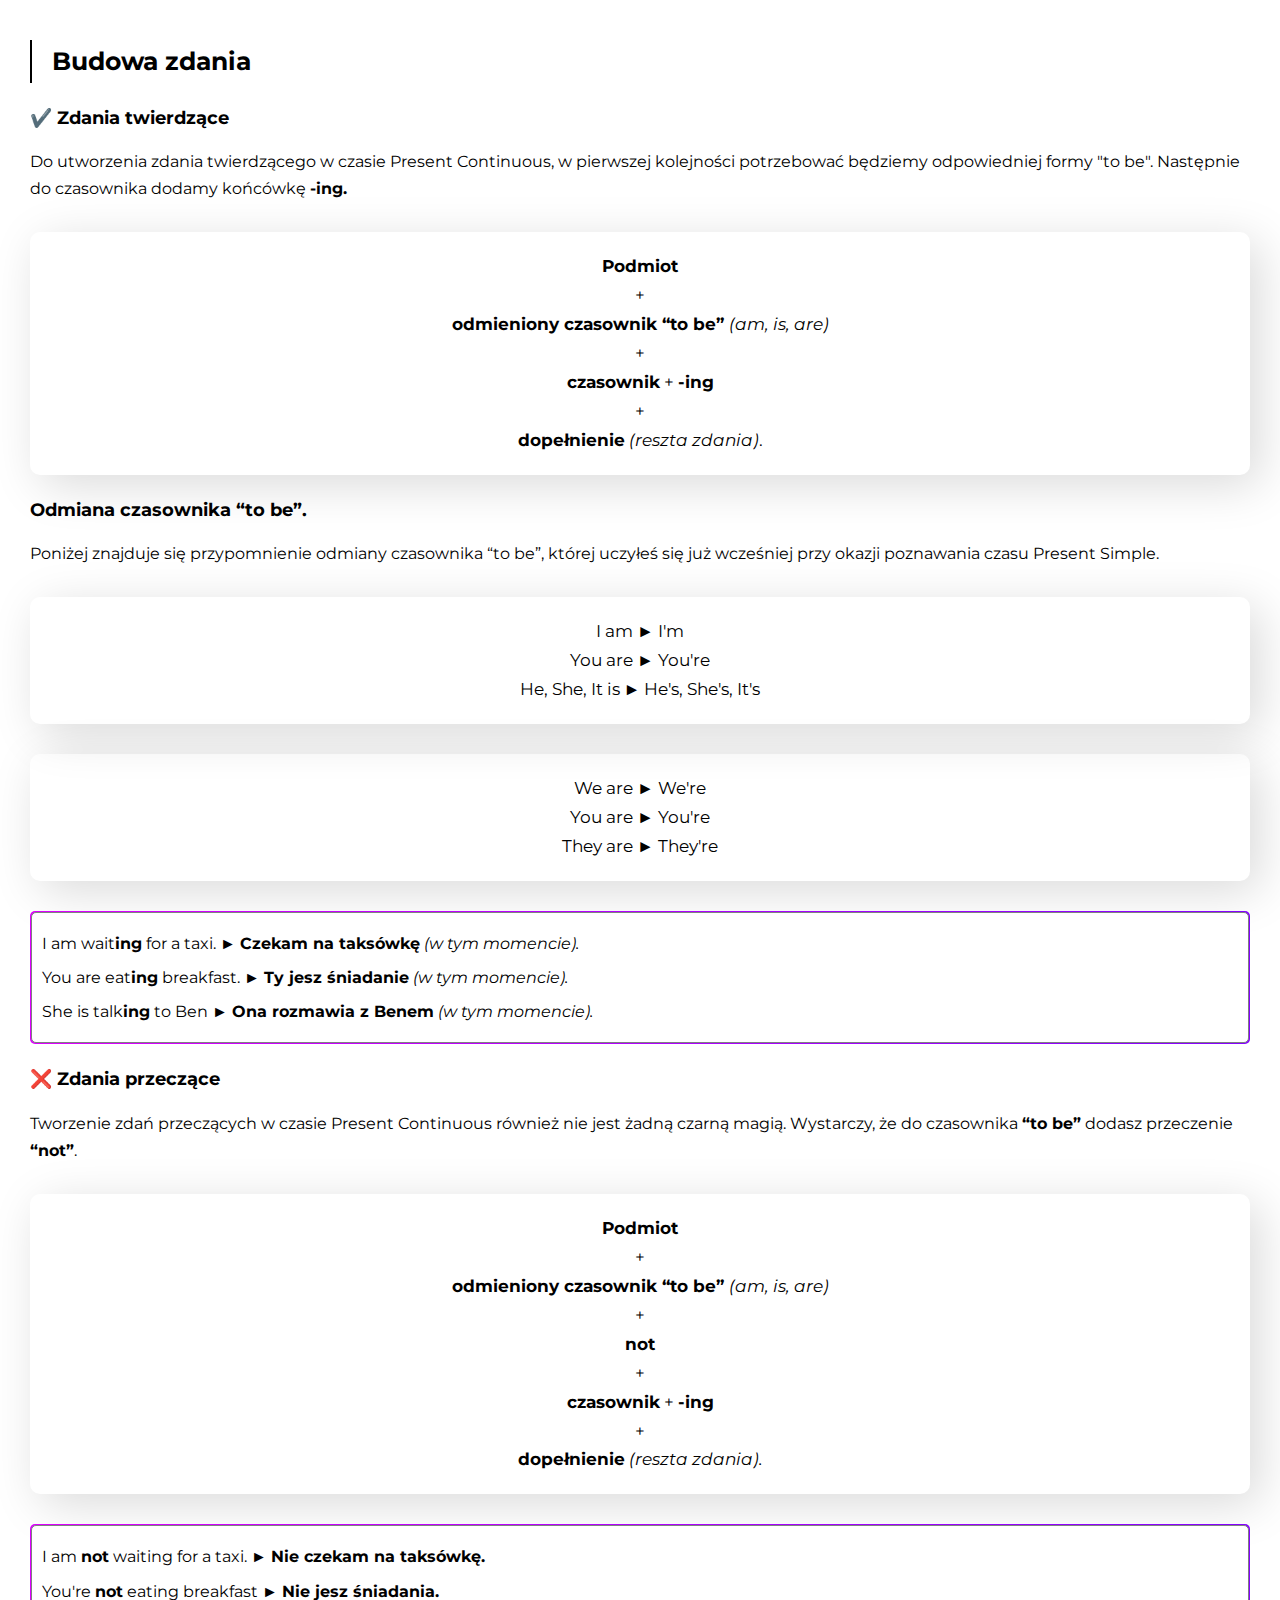
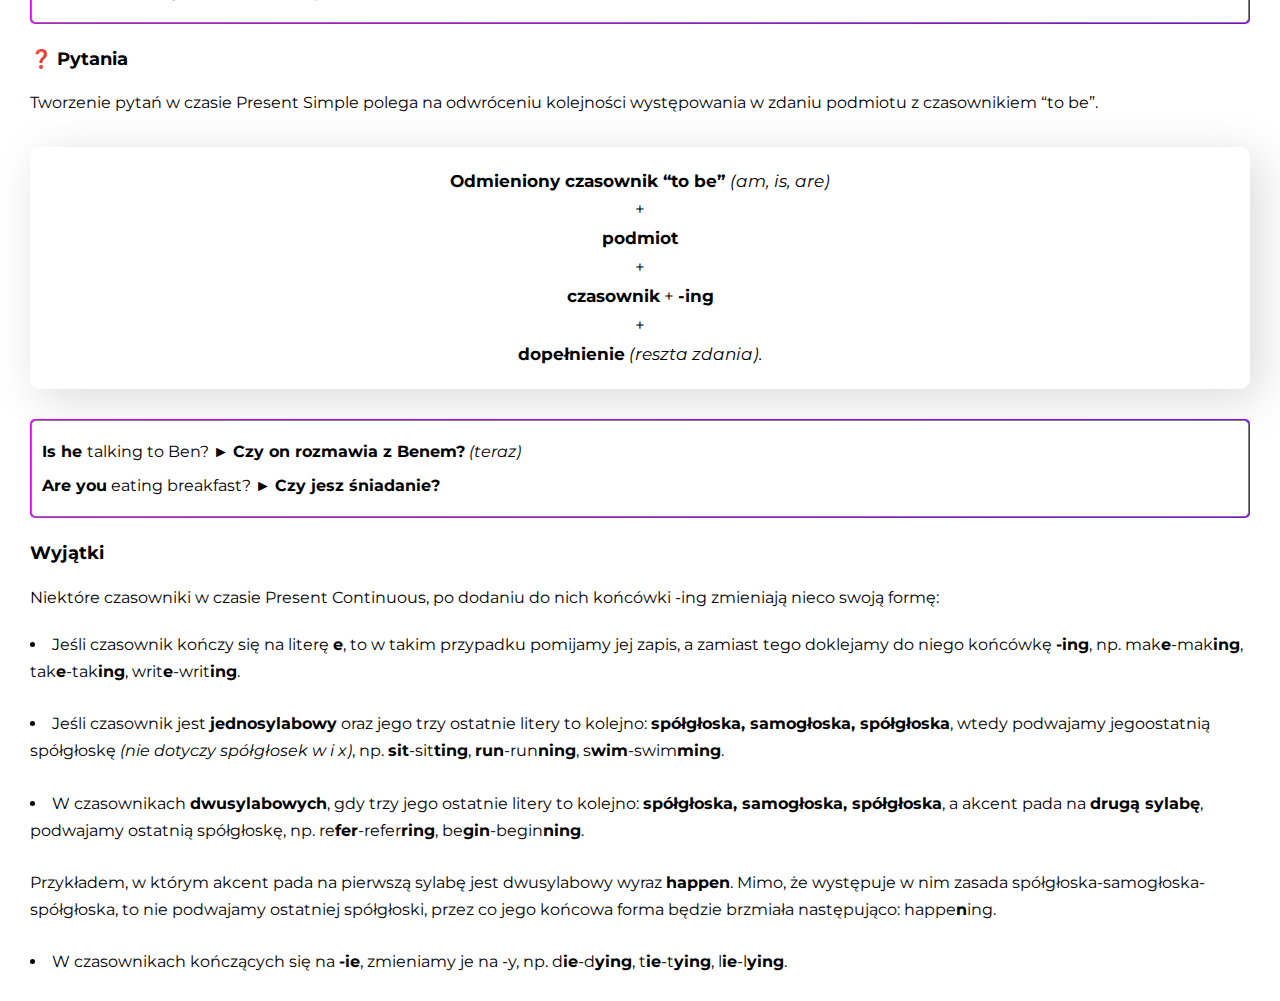
<file: present-continous/structure.html>
<!DOCTYPE html>
<html>
<head>
<link href='https://fonts.googleapis.com/css?family=Montserrat' rel='stylesheet'>
<link rel="stylesheet" href="../styles_sections.css">
<meta name="viewport" content="width=device-width, initial_scale=1">
</head>
<body>
<div id="main-title">
<h1>Budowa zdania<h1>
</div>
<h2 style="margin-top: 20px;">✔️ Zdania twierdzące</h2>
<p class="explain">Do utworzenia zdania twierdzącego w czasie Present Continuous, w pierwszej kolejności potrzebować będziemy odpowiedniej formy "to be". Następnie do czasownika dodamy końcówkę <strong>-ing.</strong>
</p>
<div class="scheme"><p><strong>Podmiot</strong><br> + <br><strong>odmieniony czasownik “to be” </strong><i>(am, is, are)</i><br> + <br><strong>czasownik</strong> + <strong>-ing</strong><br>+<br><strong>dopełnienie</strong> <i>(reszta zdania)</i>.
</p></div>
<h2 style="margin-top: 20px;">Odmiana czasownika “to be”.</h2>
<p class="explain">Poniżej znajduje się przypomnienie odmiany czasownika “to be”, której uczyłeś się już wcześniej przy okazji poznawania czasu Present Simple.</p>

<div class="scheme"><p>I am  ► I'm<br>You are  ► You're<br>He, She, It is  ► He's, She's, It's</p></div>
   <div class="scheme"><p>We are  ► We're<br>You are ► You're<br>They are  ► They're</p></div>
<div class="examples-wrapper" style="margin-top: 30px"><div class="examples">
<p>I am wait<strong>ing</strong> for a taxi. ► <strong>Czekam na taksówkę</strong><i> (w tym momencie).</i></p>
<p>You are eat<strong>ing</strong> breakfast. ► <strong>Ty jesz śniadanie</strong><i> (w tym momencie).</i></p>
<p>She is talk<strong>ing</strong> to Ben ► <strong>Ona rozmawia z Benem</strong><i> (w tym momencie).</i></p>
</div></div>

      <h2 style="margin-top: 20px;">❌ Zdania przeczące</h2>
      <p class="explain">Tworzenie zdań przeczących w czasie Present Continuous również nie jest żadną czarną magią. Wystarczy, że do czasownika <strong>“to be”</strong> dodasz przeczenie <strong>“not”</strong>.</p>
      </p>
      <div class="scheme"><p><strong>Podmiot</strong><br> + <br><strong>odmieniony czasownik “to be” </strong><i>(am, is, are)</i><br> + <br><strong>not</strong><br> + <br><strong>czasownik</strong> + <strong>-ing</strong><br>+<br><strong>dopełnienie</strong> <i>(reszta zdania).</i></div>
         <div class="examples-wrapper" style="margin-top: 30px"><div class="examples"><p>I am <strong>not</strong> waiting for a taxi. ► <strong> Nie czekam na taksówkę.</strong></p><p>You're <strong>not</strong> eating breakfast ► <strong> Nie jesz śniadania.</strong></p></div></div>
      <h2 style="margin-top: 20px;">❓ Pytania</h2>
      <p class="explain">Tworzenie pytań w czasie Present Simple polega na odwróceniu kolejności występowania w zdaniu podmiotu z czasownikiem “to be”.</p>
   </p>
   <div class="scheme"><p><strong>Odmieniony czasownik “to be” </strong><i>(am, is, are)</i><br> + <br><strong>podmiot</strong><br> +  <br><strong>czasownik</strong> + <strong>-ing</strong><br>+<br><strong>dopełnienie</strong> <i>(reszta zdania).</i></p></div>
      <div class="examples-wrapper" style="margin-top: 30px"><div class="examples"><p><strong>Is he </strong> talking to Ben? ► <strong>Czy on rozmawia z Benem?</strong><i> (teraz)</i></p><p><strong>Are you</strong> eating breakfast? ► <strong>Czy jesz śniadanie?</strong></p></div></div>
      <h2 style="margin-top: 20px;">Wyjątki</h2>
      <p class="explain">Niektóre czasowniki w czasie Present Continuous, po dodaniu do nich końcówki -ing zmieniają nieco swoją formę:</p>
      <ul style="margin-top: 20px;">
      <li>Jeśli czasownik kończy się na literę <strong>e</strong>, to w takim przypadku pomijamy jej zapis, a zamiast tego doklejamy do niego końcówkę <strong>-ing</strong>, np. mak<strong>e</strong>-mak<strong>ing</strong>, tak<strong>e</strong>-tak<strong>ing</strong>, writ<strong>e</strong>-writ<strong>ing</strong>.</li>
      <li>Jeśli czasownik jest <strong>jednosylabowy</strong> oraz jego trzy ostatnie litery to kolejno: <strong>spółgłoska, samogłoska, spółgłoska</strong>, wtedy podwajamy jegoostatnią spółgłoskę <i>(nie dotyczy spółgłosek w i x)</i>, np. <strong>sit</strong>-sit<strong>ting</strong>, <strong>run</strong>-run<strong>ning</strong>, s<strong>wim</strong>-swim<strong>ming</strong>.</li>
      <li>W czasownikach <strong>dwusylabowych</strong>, gdy trzy jego ostatnie litery to kolejno: <strong>spółgłoska, samogłoska, spółgłoska</strong>, a akcent pada na <strong>drugą sylabę</strong>, podwajamy ostatnią spółgłoskę, np. re<strong>fer</strong>-refer<strong>ring</strong>, be<strong>gin</strong>-begin<strong>ning</strong>.</li>
      <p class="explain">Przykładem, w którym akcent pada na pierwszą sylabę jest dwusylabowy wyraz <strong>happen</strong>. Mimo, że występuje w nim zasada spółgłoska-samogłoska-spółgłoska, to nie podwajamy ostatniej spółgłoski, przez co jego końcowa forma będzie brzmiała następująco: happe<strong>n</strong>ing.
      </p>

      <li>W czasownikach kończących się na <strong>-ie</strong>, zmieniamy je na -y, np. d<strong>ie</strong>-d<strong>ying</strong>, t<strong>ie</strong>-t<strong>ying</strong>, l<strong>ie</strong>-l<strong>ying</strong>.</li>
      </ul>
</file>
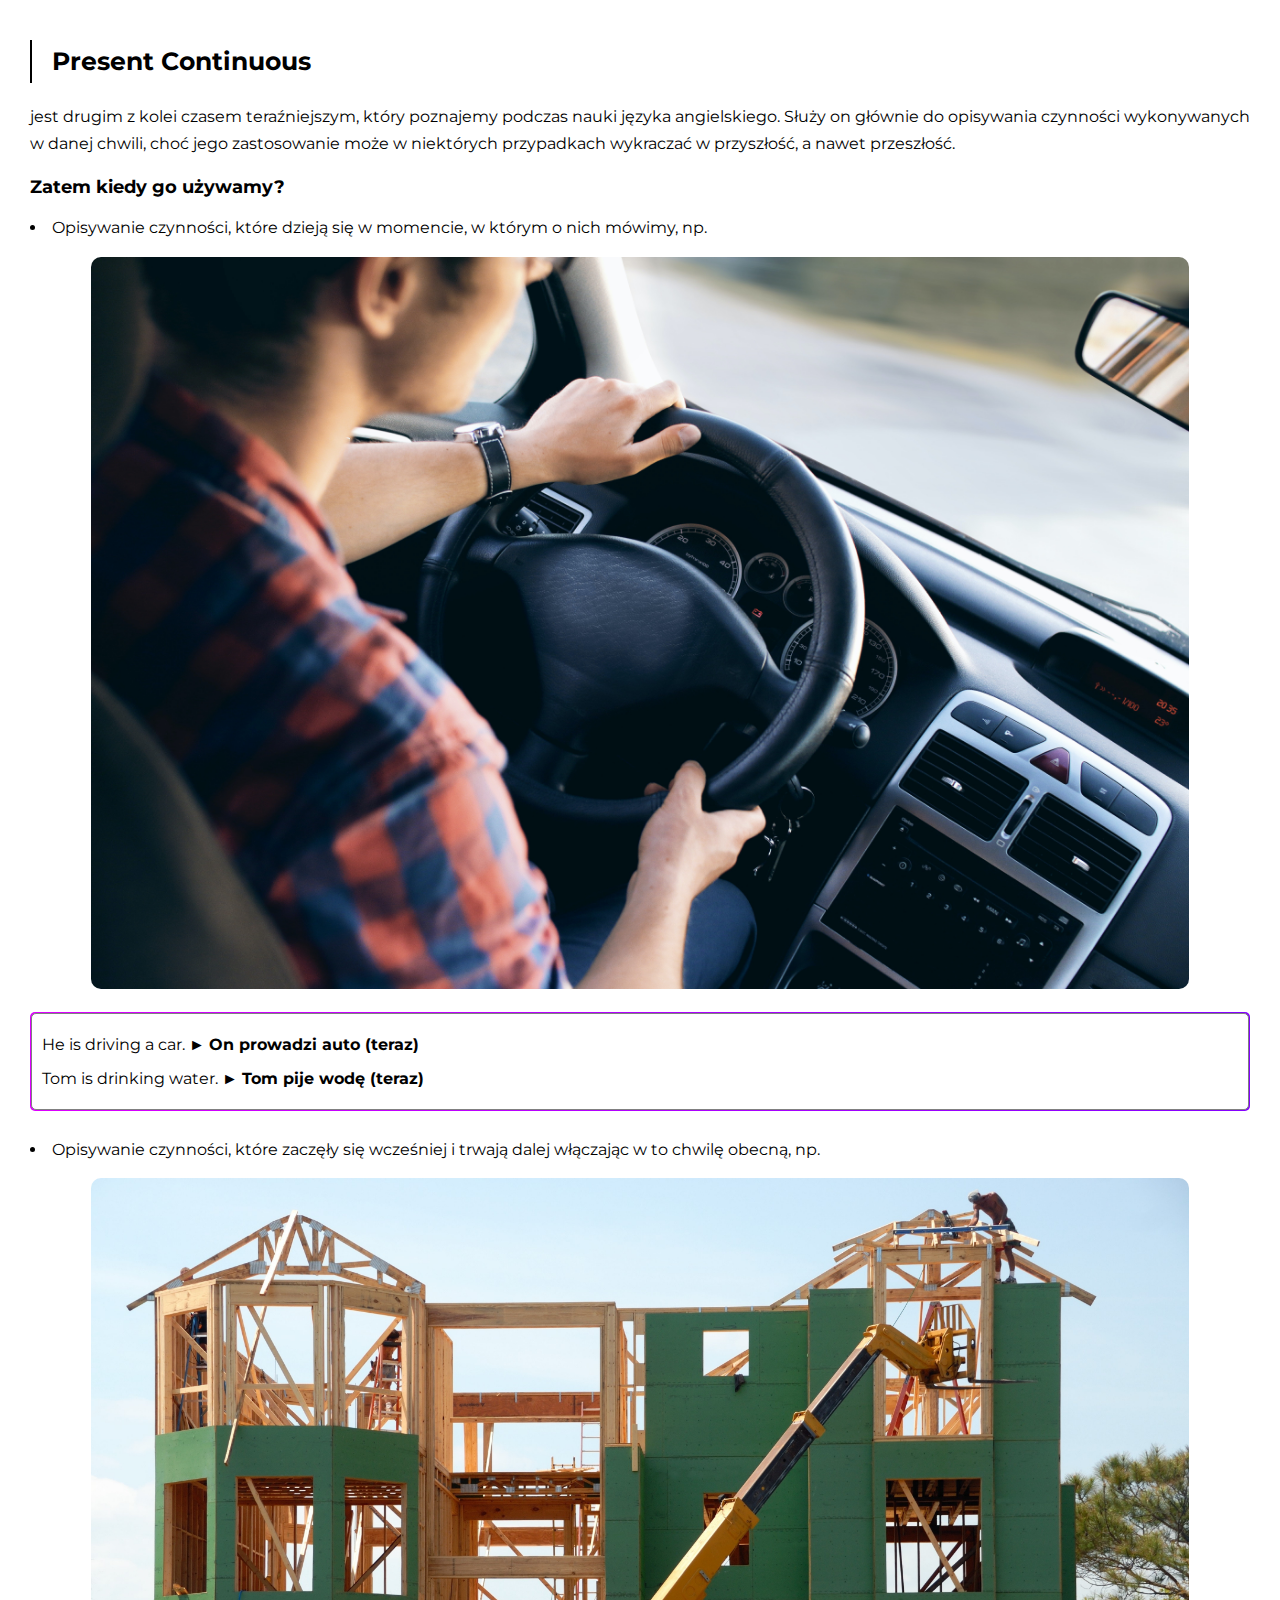
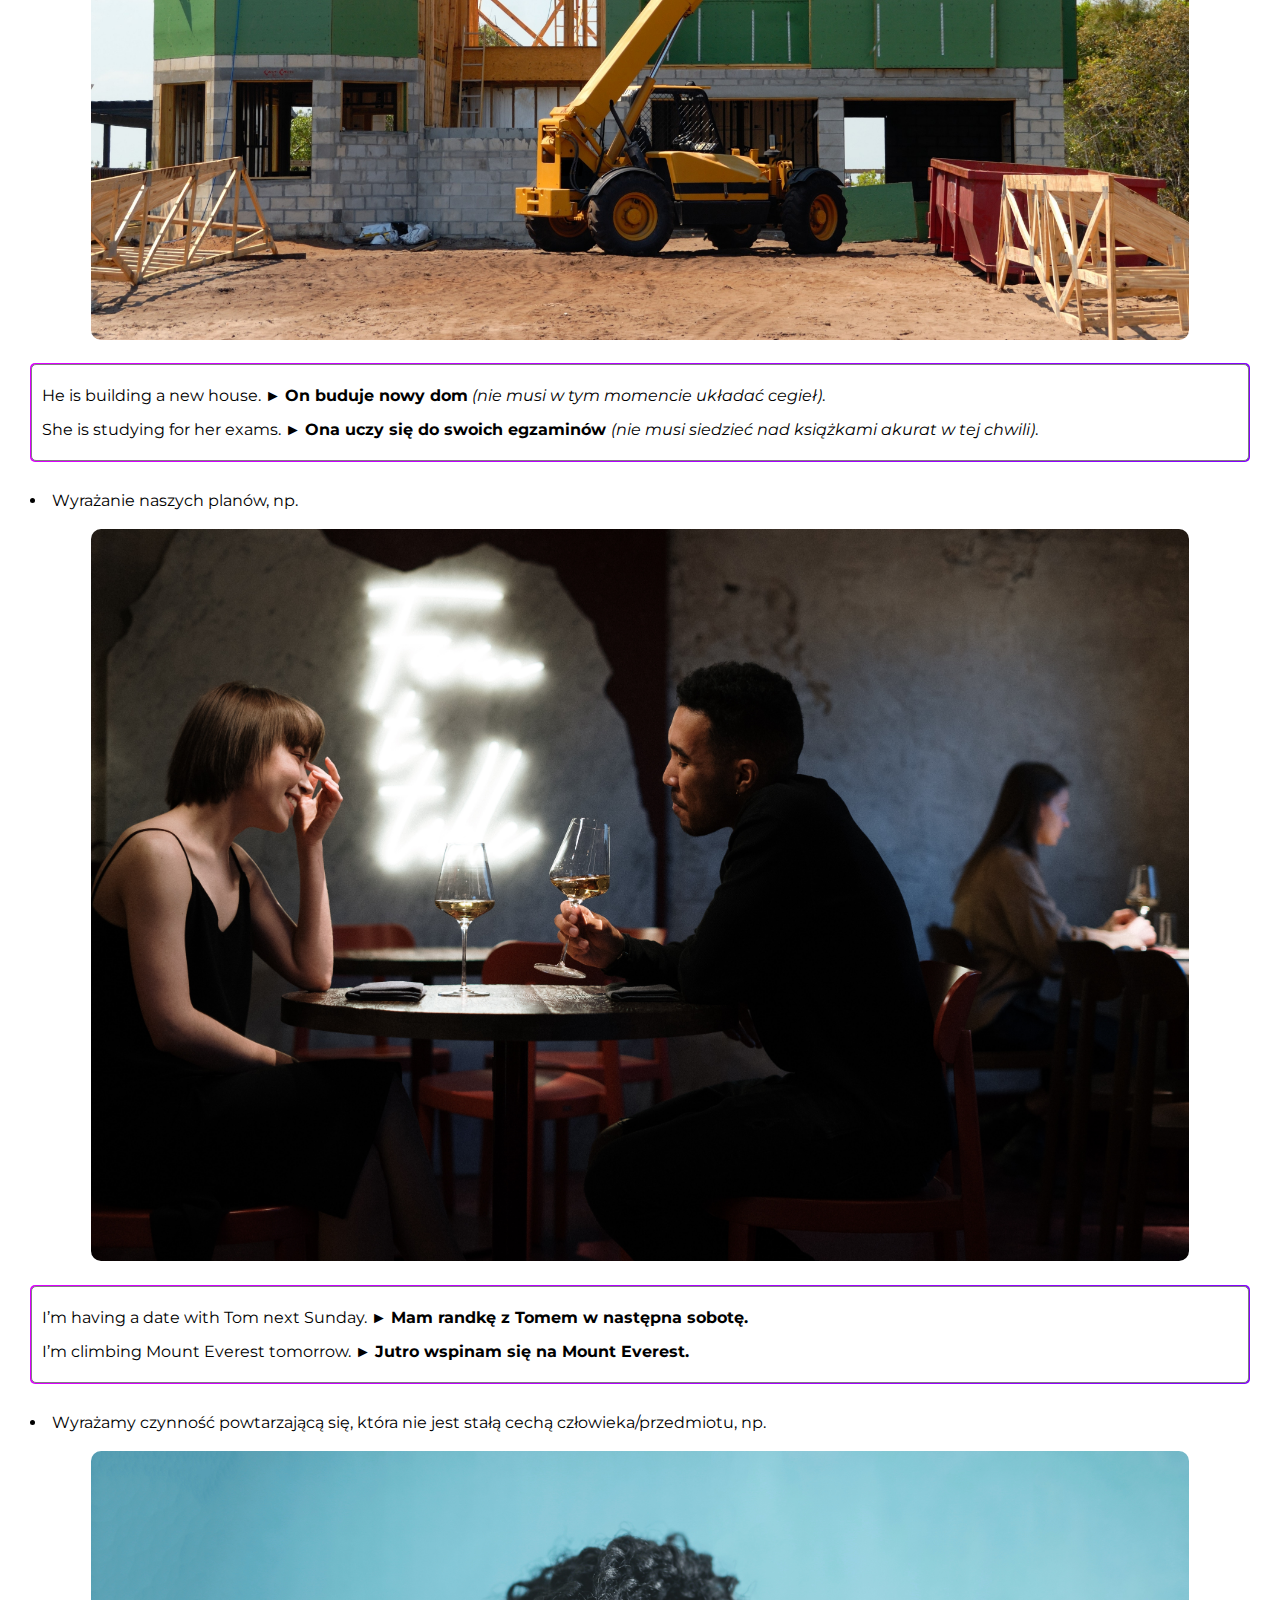
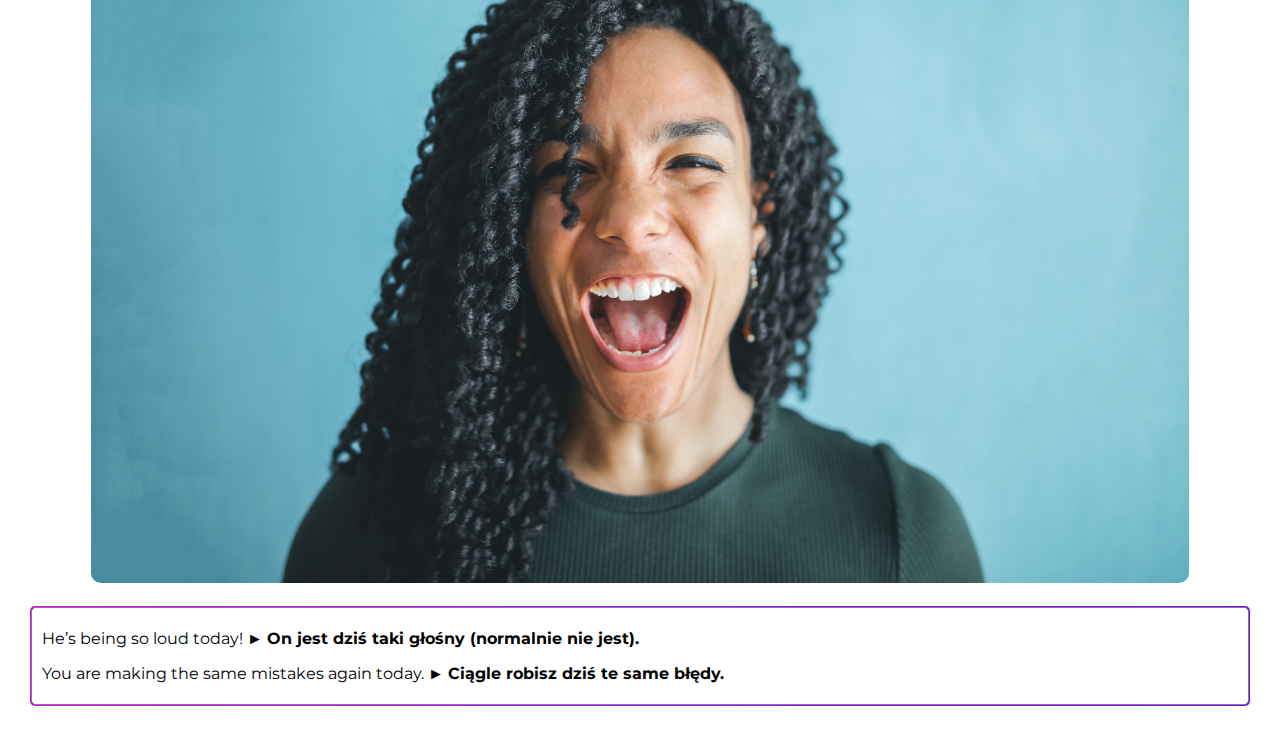
<file: present-continous/usage.html>
<!DOCTYPE html>
<html>
<head>
<link href='https://fonts.googleapis.com/css?family=Montserrat' rel='stylesheet'>
<link rel="stylesheet" href="../styles_sections.css">
<meta name="viewport" content="width=device-width, initial_scale=1">
</head>
<body>
<div id="main-title">
<h1>Present Continuous<h1>
</div>
<p class="explain">jest drugim z kolei czasem teraźniejszym, który poznajemy podczas nauki języka angielskiego. Służy on głównie do opisywania czynności wykonywanych w danej chwili, choć jego zastosowanie może w niektórych przypadkach wykraczać w przyszłość, a nawet przeszłość. </p>
<h2>Zatem kiedy go używamy?</h2>
<ol type="1">
   <li>Opisywanie czynności, które dzieją się w momencie, w którym o nich mówimy, np.
   <center><img src="./ps2.jpg" class="image" style="margin: 15px 0;"/></center>
   <div class="examples-wrapper">
	   <div class="examples">
		 <p>He is driving a car. ► <strong>On prowadzi auto (teraz)</strong></p>
		 <p>Tom is drinking water.  ► <strong>Tom pije wodę (teraz)</strong></p>
	   </div>
   </div></li>
   <li>Opisywanie czynności, które zaczęły się wcześniej i trwają dalej włączając w to chwilę obecną, np.
	<center><img src="./ps3.jpg" class="image" style="margin: 15px 0;"/></center>
	<div class="examples-wrapper"><div class="examples">
     <p>He is building a new house. ► <strong>On buduje nowy dom</strong> <i>(nie musi w tym momencie układać cegieł)</i>.</p>
     <p>She is studying for her exams. ► <strong>Ona uczy się do swoich egzaminów 
   </strong> <i>(nie musi siedzieć nad książkami akurat w tej chwili)</i>.</p>
	</div></div>
   </li>
   <li>Wyrażanie naszych planów, np.
   <center><img src="./ps4.jpg" class="image" style="margin: 15px 0;" /></center>
   <div class="examples-wrapper"><div class="examples">
    <p>I’m having a date with Tom next Sunday. ► <strong>Mam randkę z Tomem w następna sobotę.</strong>
   </p>
    <p>I’m climbing Mount Everest tomorrow. ► <strong>Jutro wspinam się na Mount Everest.</strong>
   </p>
   </div></div>
   </li>
   <li>Wyrażamy czynność powtarzającą się, która nie jest stałą cechą człowieka/przedmiotu, np.
   <center><img src="./ps5.jpg" class="image" style="margin: 15px 0;" /></center>
   <div class="examples-wrapper"><div class="examples">
    <p>He’s being so loud today! ► <strong> On jest dziś taki głośny (normalnie nie jest).</strong>
   </p>
    <p>You are making the same mistakes again today. ► <strong>Ciągle robisz dziś te same błędy.</strong>
    </p>
   </div></div>
   </li>
</ol>
</body>
</html>
</file>
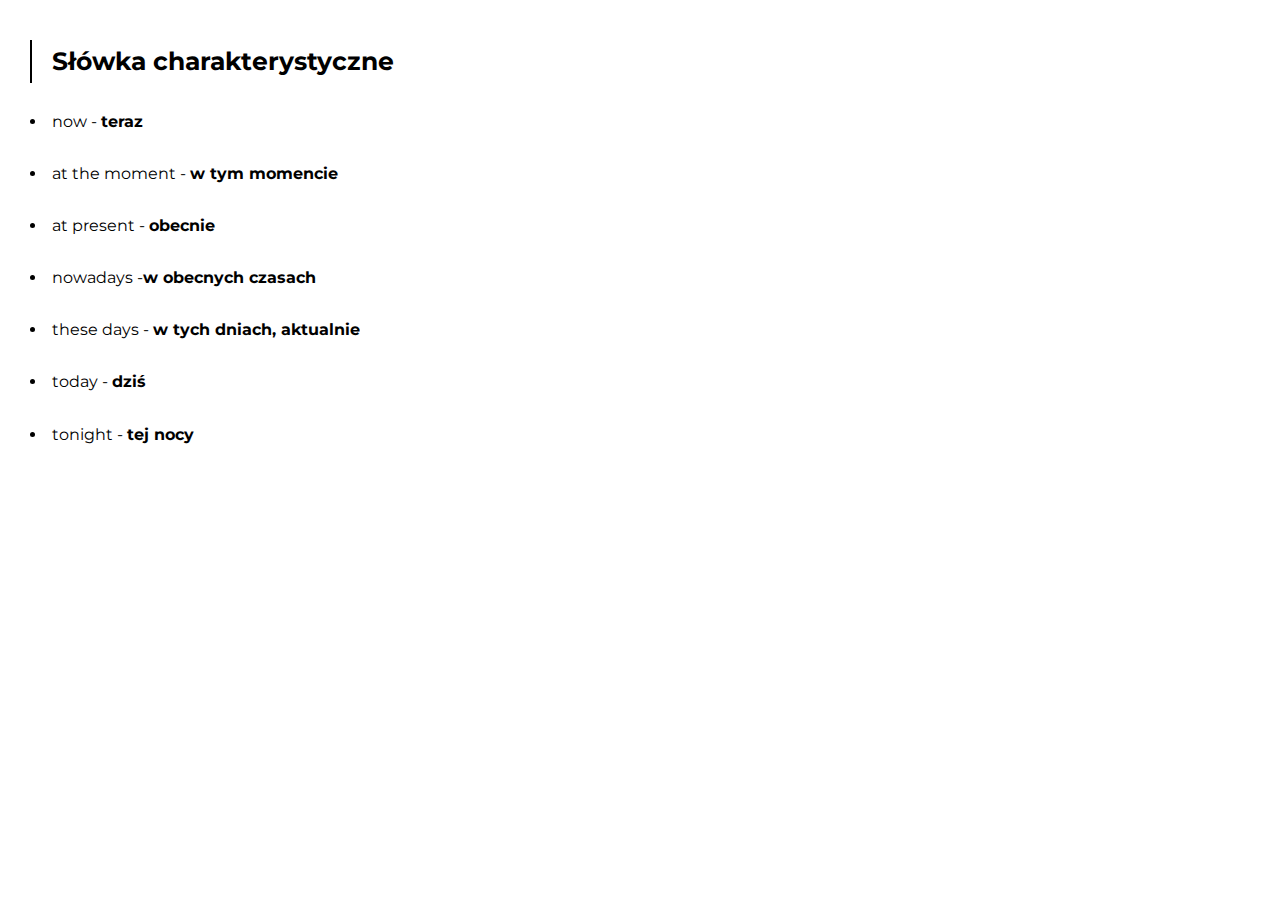
<file: present-continous/words.html>
<!DOCTYPE html>
<html>
<head>
<link href='https://fonts.googleapis.com/css?family=Montserrat' rel='stylesheet'>
<link rel="stylesheet" href="../styles_sections.css">
<meta name="viewport" content="width=device-width, initial_scale=1">
</head>
<body>
   <div id="main-title">
      <h1>Słówka charakterystyczne<h1>
   </div>
   <ul style="margin-top: 25px;">
      <li>now - <strong>teraz</strong></li>
      <li>at the moment - <strong>w tym momencie</strong></li>
      <li>at present - <strong>obecnie</strong></li>
      <li>nowadays -<strong>w obecnych czasach</strong></li>
      <li>these days - <strong>w tych dniach, aktualnie</strong></li>
      <li>today - <strong>dziś</strong></li>
      <li>tonight - <strong>tej nocy</strong></li>
   </ul>
</body>
</html>
</file>
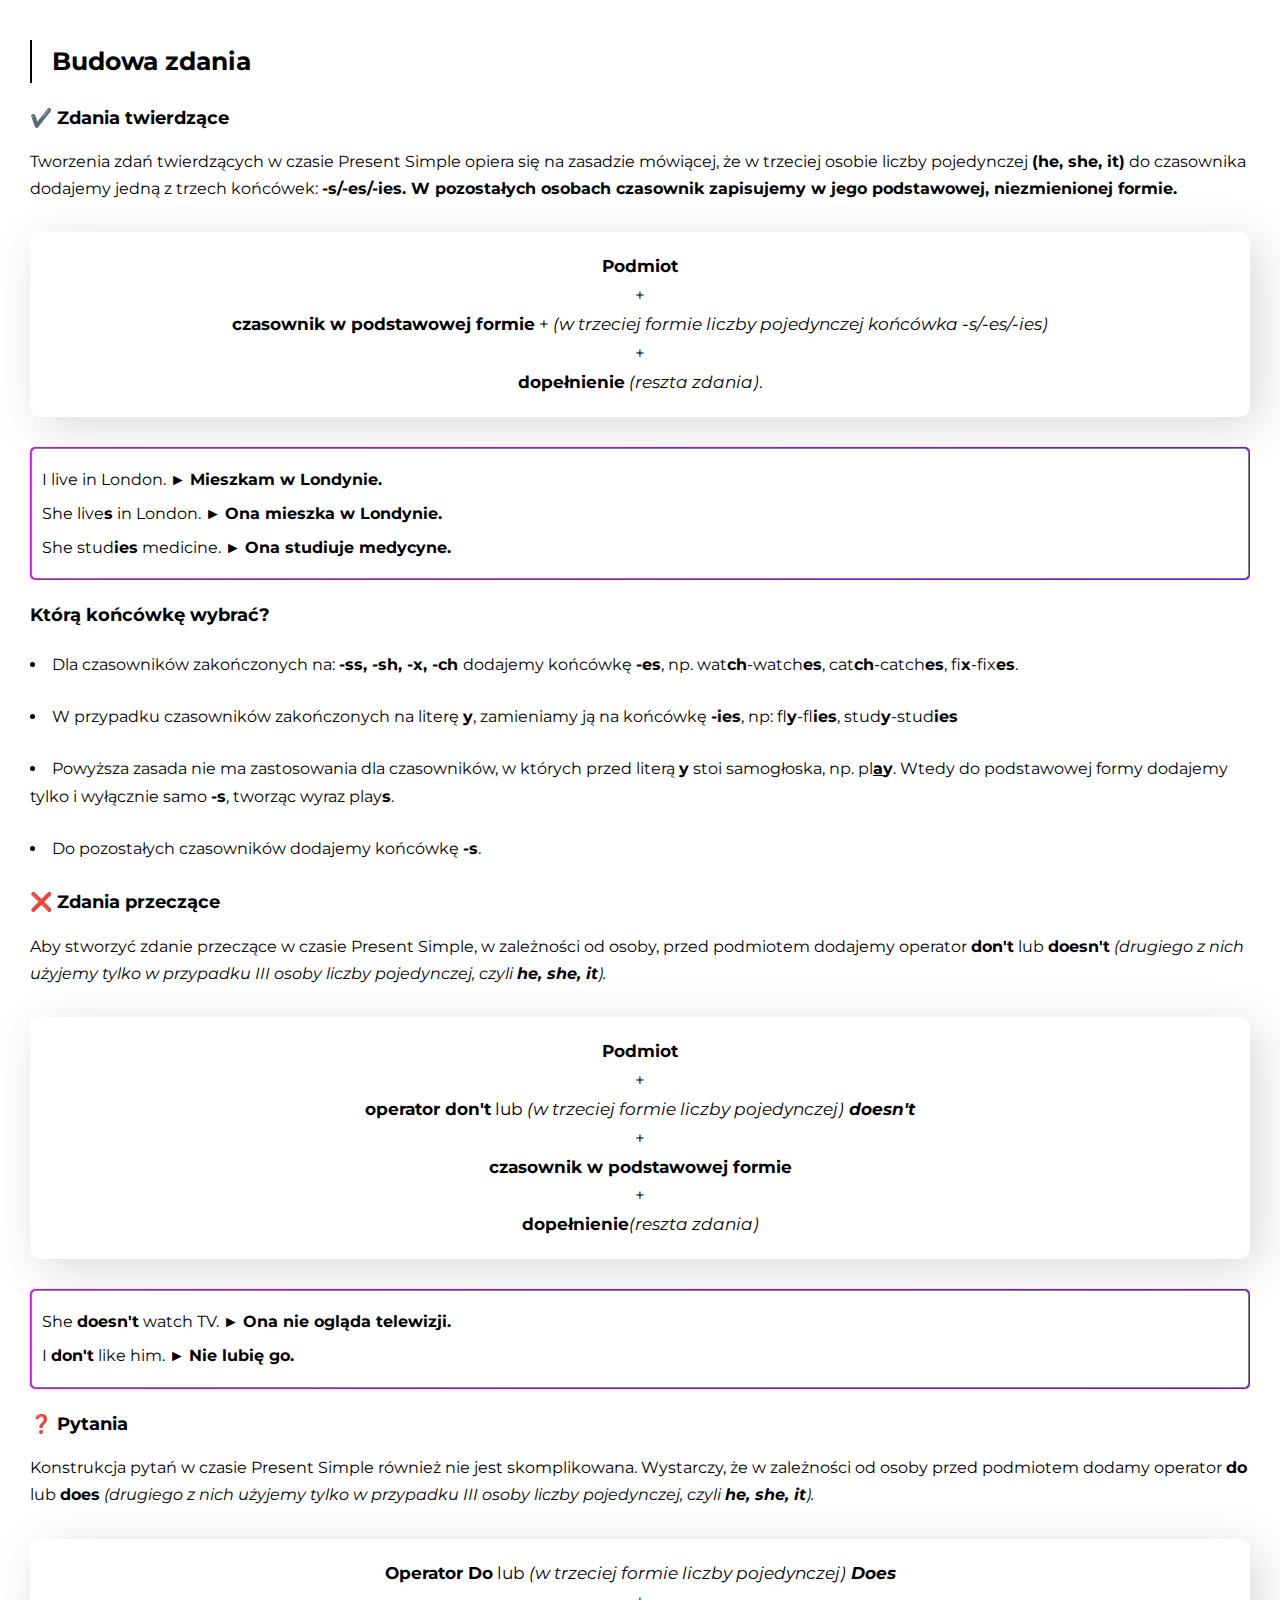
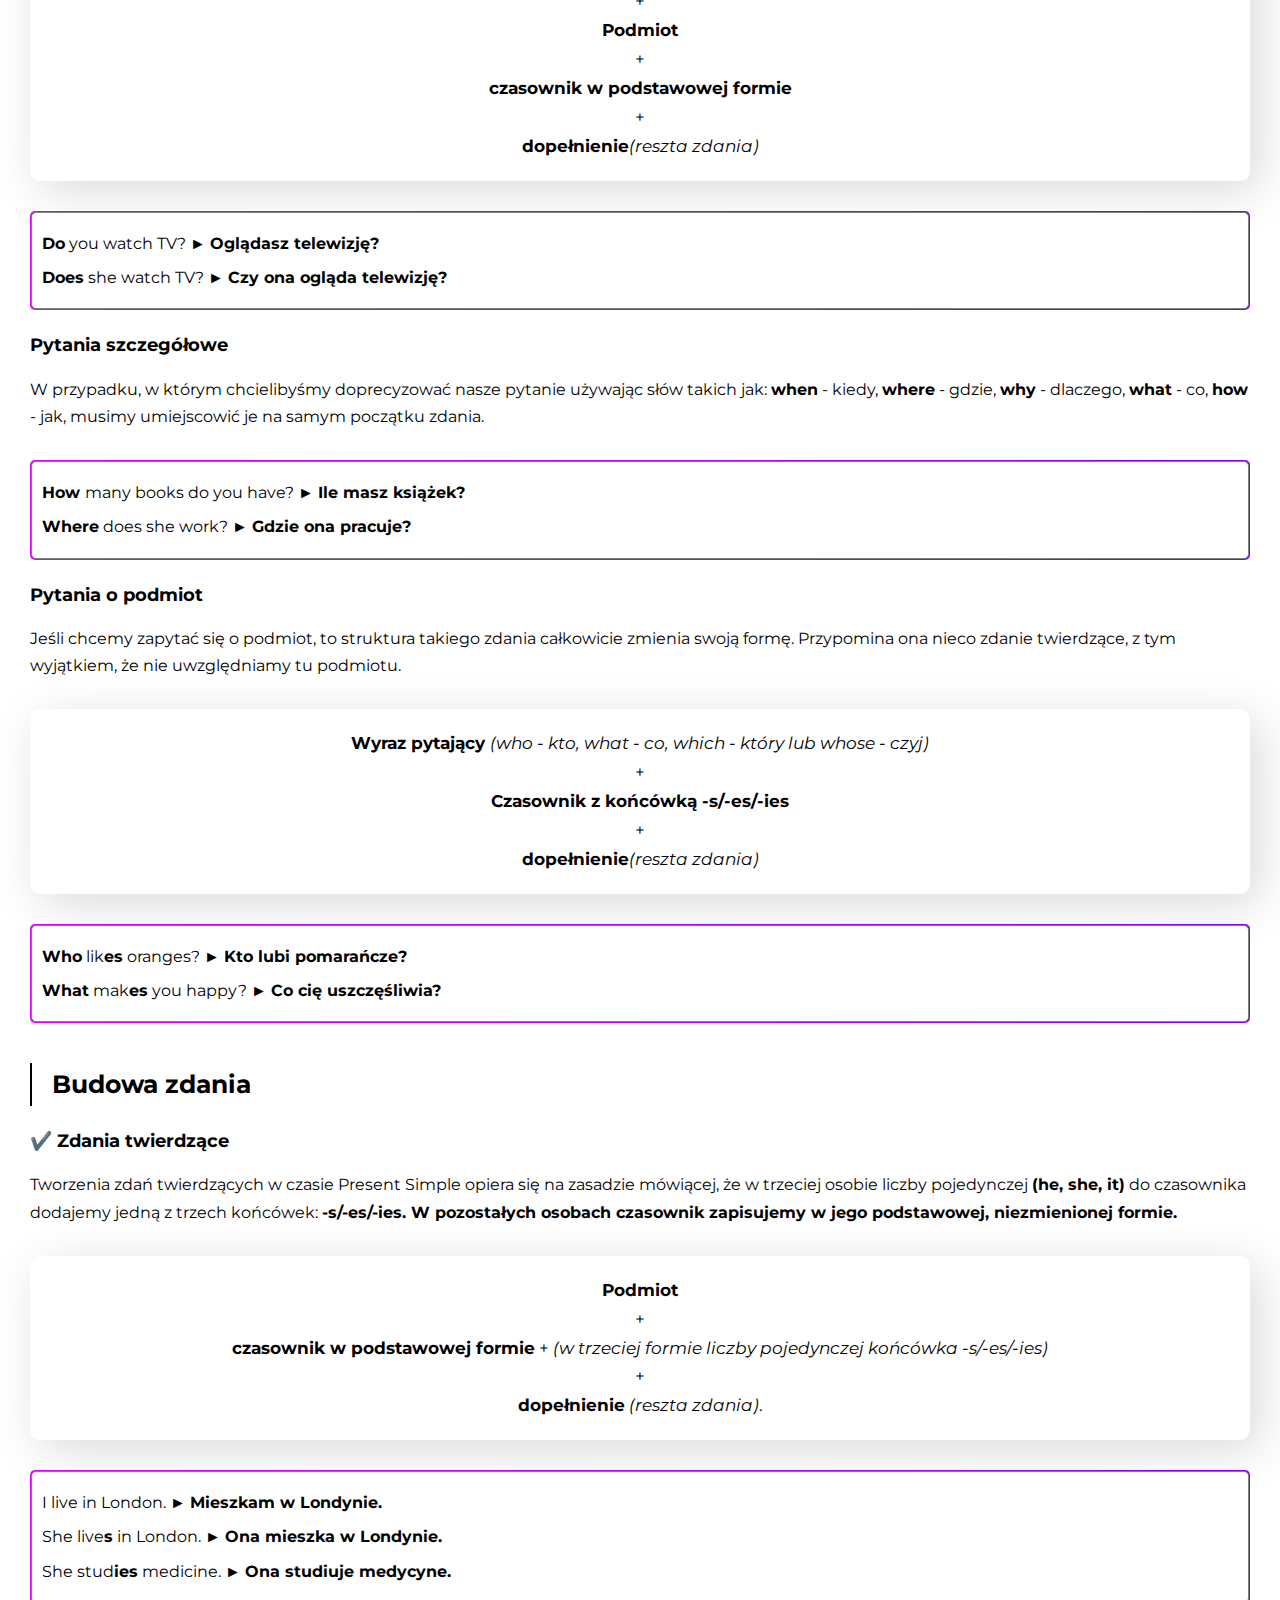
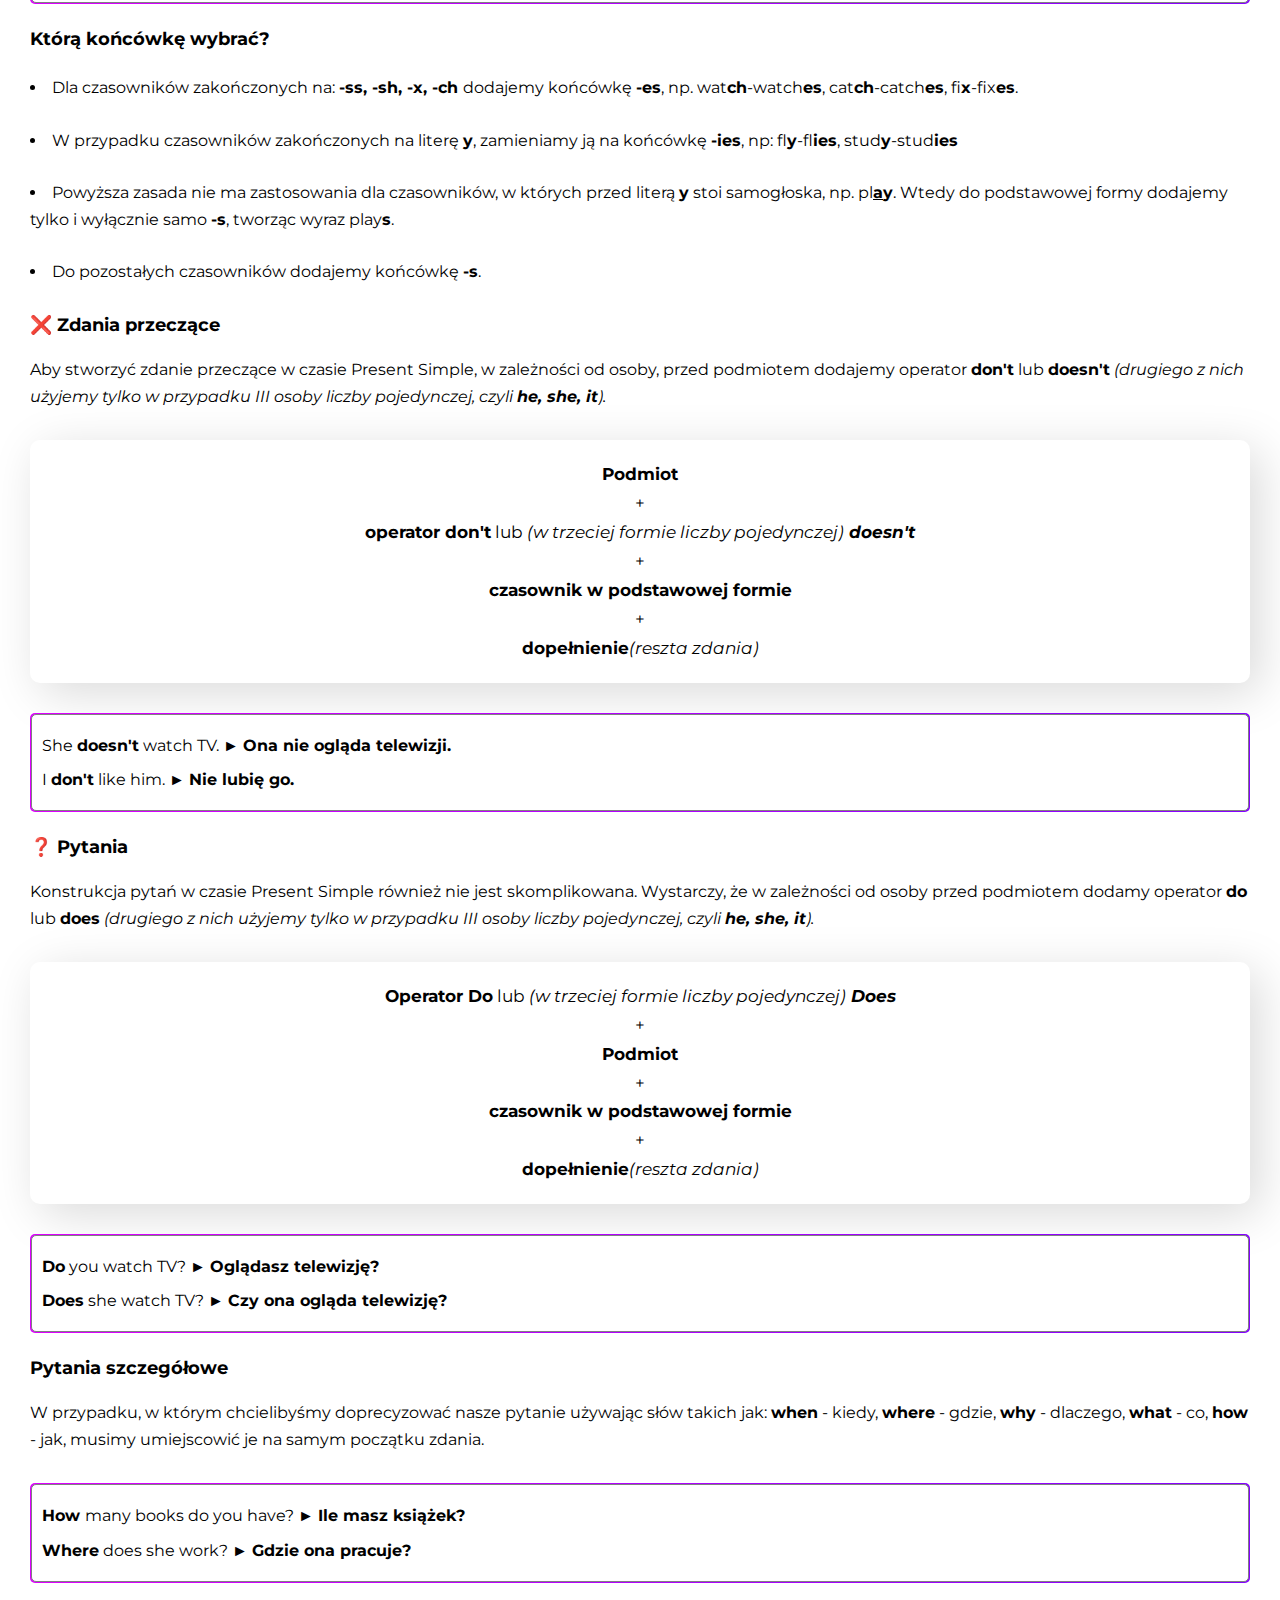
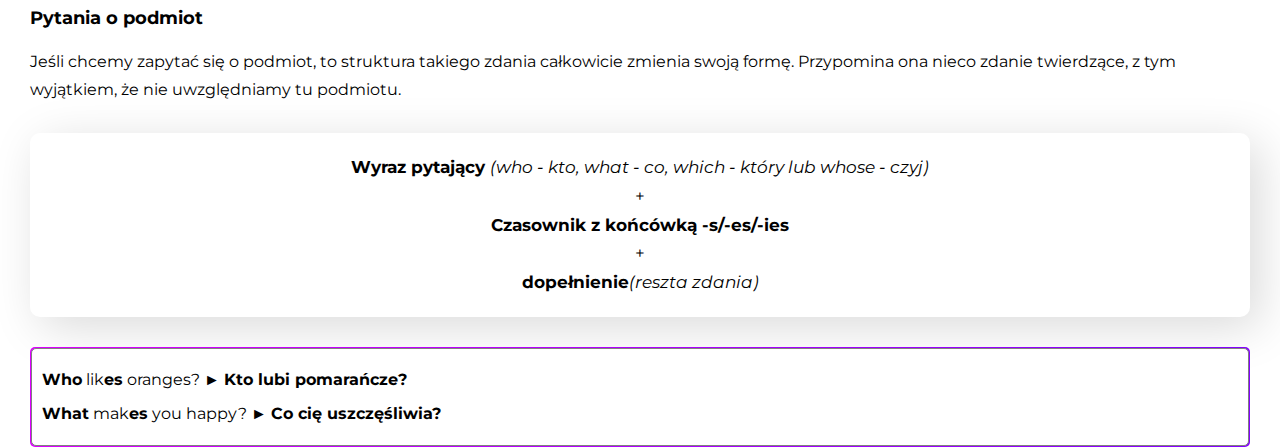
<file: present-simple/structure.html>
<!DOCTYPE html>
<html>
<head>
<link href='https://fonts.googleapis.com/css?family=Montserrat' rel='stylesheet'>
<link rel="stylesheet" href="../styles_sections.css">
<meta name="viewport" content="width=device-width, initial_scale=1">
</head>
<body>
<div id="main-title">
    <h1>Budowa zdania<h1>
    </div>
    <h2 style="margin-top: 20px;">✔️ Zdania twierdzące</h2>
    <p class="explain">Tworzenia zdań twierdzących w czasie Present Simple opiera się na zasadzie mówiącej, że w trzeciej osobie liczby pojedynczej <strong>(he, she, it)</strong> do czasownika dodajemy jedną z trzech końcówek: <strong>-s/-es/-ies.</strong><strong> W pozostałych osobach czasownik zapisujemy w jego podstawowej, niezmienionej formie.</strong>
    </p>
    <div class="scheme"><p><strong>Podmiot</strong><br> + <br><strong>czasownik w podstawowej formie</strong> + <i>(w trzeciej formie liczby pojedynczej końcówka -s/-es/-ies)</i><br> + <br><strong>dopełnienie</strong> <i>(reszta zdania)</i>.
    </p></div>
    <div class="examples-wrapper" style="margin-top: 30px"><div class="examples"><p>I live in London. ► <strong>Mieszkam w Londynie.</strong></p>
    <p>She live<strong>s</strong> in London. ► <strong>Ona mieszka w Londynie.</strong></p>
    <p>She stud<strong>ies</strong> medicine. ► <strong>Ona studiuje medycyne.</strong></p></div></div>
    <h2 style="margin-top: 20px;">Którą końcówkę wybrać?</h2>
    <ul style="margin-top: 20px;">
    <li>Dla czasowników zakończonych na: <strong>-ss, -sh, -x, -ch </strong>dodajemy końcówkę <strong>-es</strong>, np. wat<strong>ch</strong>-watch<strong>es</strong>, cat<strong>ch</strong>-catch<strong>es</strong>, fi<strong>x</strong>-fix<strong>es</strong>.</li>
    <li>W przypadku czasowników zakończonych na literę <strong>y</strong>, zamieniamy ją na końcówkę <strong>-ies</strong>, np: fl<strong>y</strong>-fl<strong>ies</strong>, stud<strong>y</strong>-stud<strong>ies</strong></li>
    <li>Powyższa zasada nie ma zastosowania dla czasowników, w których przed literą <strong>y</strong> stoi samogłoska, np. pl<strong><u>a</u>y</strong>. Wtedy do podstawowej formy dodajemy tylko i wyłącznie samo <strong>-s</strong>, tworząc wyraz play<strong>s</strong>.</li>
    <li>Do pozostałych czasowników dodajemy końcówkę <strong>-s</strong>.</li>
    </ul>
          <h2 style="margin-top: 20px;">❌ Zdania przeczące</h2>
          <p class="explain">Aby stworzyć zdanie przeczące w czasie Present Simple, w zależności od osoby, przed podmiotem dodajemy operator <strong>don't</strong> lub <strong>doesn't</strong> <i>(drugiego z nich użyjemy tylko w przypadku III osoby liczby pojedynczej, czyli <strong>he, she, it</strong>).</i></strong>
          </p>
          <div class="scheme"><p><strong>Podmiot</strong><br> + <br><strong>operator don't</strong> lub <i>(w trzeciej formie liczby pojedynczej)<strong> doesn't</strong></i><br> + <br><strong>czasownik w podstawowej formie</strong><br> + <br><strong>dopełnienie</strong><i>(reszta zdania)</i></p></div>
          <div class="examples-wrapper" style="margin-top: 30px"><div class="examples"><p>She <strong>doesn't</strong> watch TV. ► <strong> Ona nie ogląda telewizji.</strong></p><p>I <strong>don't</strong> like him. ► <strong> Nie lubię go.</strong></p></div></div>
          <h2 style="margin-top: 20px;">❓ Pytania</h2>
          <p class="explain">Konstrukcja pytań w czasie Present Simple również nie jest skomplikowana. Wystarczy, że w zależności od osoby przed podmiotem dodamy operator <strong>do</strong> lub <strong>does</strong> <i>(drugiego z nich użyjemy tylko w przypadku III osoby liczby pojedynczej, czyli <strong>he, she, it</strong>).</i></p>
       </p>
       <div class="scheme"><p><strong>Operator Do</strong> lub <i>(w trzeciej formie liczby pojedynczej)<strong> Does</strong></i><br> + <br><strong>Podmiot</strong><br> + <br><strong>czasownik w podstawowej formie</strong><br> + <br><strong>dopełnienie</strong><i>(reszta zdania)</i></p></div>
       <div class="examples-wrapper" style="margin-top: 30px"><div class="examples"><p><strong>Do</strong> you watch TV? ► <strong>Oglądasz telewizję?</strong></p><p><strong>Does</strong> she watch TV? ► <strong>Czy ona ogląda telewizję?</strong></p></div></div>
       <h2 style="margin-top: 20px;">Pytania szczegółowe</h2>
       <p class="explain">W przypadku, w którym chcielibyśmy doprecyzować nasze pytanie używając słów takich jak: <strong>when</strong> - kiedy, <strong>where</strong> - gdzie, <strong>why</strong> - dlaczego, <strong>what</strong> - co, <strong>how</strong> - jak, musimy umiejscowić je na samym początku zdania.</p>
       <div class="examples-wrapper" style="margin-top: 30px"><div class="examples"><p><strong>How </strong>many books do you have? ► <strong>Ile masz książek?</strong></p><p><strong>Where</strong> does she work? ► <strong>Gdzie ona pracuje?</strong></p></div></div>
       <h2 style="margin-top: 20px;">Pytania o podmiot</h2>   
       <p class="explain">Jeśli chcemy zapytać się o podmiot, to struktura takiego zdania całkowicie zmienia swoją formę. Przypomina ona nieco zdanie twierdzące, z tym wyjątkiem, że nie uwzględniamy tu podmiotu.</p>
       <div class="scheme"><p><strong>Wyraz pytający </strong><i>(who - kto, what - co, which - który lub whose - czyj)</i><br> + <br><strong>Czasownik z końcówką -s/-es/-ies</strong></i><br> + <br><strong>dopełnienie</strong><i>(reszta zdania)</i></p></div>
       <div class="examples-wrapper" style="margin-top: 30px"><div class="examples"><p><strong>Who</strong> lik<strong>es</strong> oranges? ► <strong>Kto lubi pomarańcze?</strong></p><p><strong>What</strong> mak<strong>es</strong> you happy? ► <strong>Co cię uszczęśliwia?</strong></p></div></div>
       <div id="main-title">
<h1>Budowa zdania<h1>
</div>
<h2 style="margin-top: 20px;">✔️ Zdania twierdzące</h2>
<p class="explain">Tworzenia zdań twierdzących w czasie Present Simple opiera się na zasadzie mówiącej, że w trzeciej osobie liczby pojedynczej <strong>(he, she, it)</strong> do czasownika dodajemy jedną z trzech końcówek: <strong>-s/-es/-ies.</strong><strong> W pozostałych osobach czasownik zapisujemy w jego podstawowej, niezmienionej formie.</strong>
</p>
<div class="scheme"><p><strong>Podmiot</strong><br> + <br><strong>czasownik w podstawowej formie</strong> + <i>(w trzeciej formie liczby pojedynczej końcówka -s/-es/-ies)</i><br> + <br><strong>dopełnienie</strong> <i>(reszta zdania)</i>.
</p></div>
<div class="examples-wrapper" style="margin-top: 30px"><div class="examples"><p>I live in London. ► <strong>Mieszkam w Londynie.</strong></p>
<p>She live<strong>s</strong> in London. ► <strong>Ona mieszka w Londynie.</strong></p>
<p>She stud<strong>ies</strong> medicine. ► <strong>Ona studiuje medycyne.</strong></p></div></div>
<h2 style="margin-top: 20px;">Którą końcówkę wybrać?</h2>
<ul style="margin-top: 20px;">
<li>Dla czasowników zakończonych na: <strong>-ss, -sh, -x, -ch </strong>dodajemy końcówkę <strong>-es</strong>, np. wat<strong>ch</strong>-watch<strong>es</strong>, cat<strong>ch</strong>-catch<strong>es</strong>, fi<strong>x</strong>-fix<strong>es</strong>.</li>
<li>W przypadku czasowników zakończonych na literę <strong>y</strong>, zamieniamy ją na końcówkę <strong>-ies</strong>, np: fl<strong>y</strong>-fl<strong>ies</strong>, stud<strong>y</strong>-stud<strong>ies</strong></li>
<li>Powyższa zasada nie ma zastosowania dla czasowników, w których przed literą <strong>y</strong> stoi samogłoska, np. pl<strong><u>a</u>y</strong>. Wtedy do podstawowej formy dodajemy tylko i wyłącznie samo <strong>-s</strong>, tworząc wyraz play<strong>s</strong>.</li>
<li>Do pozostałych czasowników dodajemy końcówkę <strong>-s</strong>.</li>
</ul>
      <h2 style="margin-top: 20px;">❌ Zdania przeczące</h2>
      <p class="explain">Aby stworzyć zdanie przeczące w czasie Present Simple, w zależności od osoby, przed podmiotem dodajemy operator <strong>don't</strong> lub <strong>doesn't</strong> <i>(drugiego z nich użyjemy tylko w przypadku III osoby liczby pojedynczej, czyli <strong>he, she, it</strong>).</i></strong>
      </p>
      <div class="scheme"><p><strong>Podmiot</strong><br> + <br><strong>operator don't</strong> lub <i>(w trzeciej formie liczby pojedynczej)<strong> doesn't</strong></i><br> + <br><strong>czasownik w podstawowej formie</strong><br> + <br><strong>dopełnienie</strong><i>(reszta zdania)</i></p></div>
      <div class="examples-wrapper" style="margin-top: 30px"><div class="examples"><p>She <strong>doesn't</strong> watch TV. ► <strong> Ona nie ogląda telewizji.</strong></p><p>I <strong>don't</strong> like him. ► <strong> Nie lubię go.</strong></p></div></div>
      <h2 style="margin-top: 20px;">❓ Pytania</h2>
      <p class="explain">Konstrukcja pytań w czasie Present Simple również nie jest skomplikowana. Wystarczy, że w zależności od osoby przed podmiotem dodamy operator <strong>do</strong> lub <strong>does</strong> <i>(drugiego z nich użyjemy tylko w przypadku III osoby liczby pojedynczej, czyli <strong>he, she, it</strong>).</i></p>
   </p>
   <div class="scheme"><p><strong>Operator Do</strong> lub <i>(w trzeciej formie liczby pojedynczej)<strong> Does</strong></i><br> + <br><strong>Podmiot</strong><br> + <br><strong>czasownik w podstawowej formie</strong><br> + <br><strong>dopełnienie</strong><i>(reszta zdania)</i></p></div>
   <div class="examples-wrapper" style="margin-top: 30px"><div class="examples"><p><strong>Do</strong> you watch TV? ► <strong>Oglądasz telewizję?</strong></p><p><strong>Does</strong> she watch TV? ► <strong>Czy ona ogląda telewizję?</strong></p></div></div>
   <h2 style="margin-top: 20px;">Pytania szczegółowe</h2>
   <p class="explain">W przypadku, w którym chcielibyśmy doprecyzować nasze pytanie używając słów takich jak: <strong>when</strong> - kiedy, <strong>where</strong> - gdzie, <strong>why</strong> - dlaczego, <strong>what</strong> - co, <strong>how</strong> - jak, musimy umiejscowić je na samym początku zdania.</p>
   <div class="examples-wrapper" style="margin-top: 30px"><div class="examples"><p><strong>How </strong>many books do you have? ► <strong>Ile masz książek?</strong></p><p><strong>Where</strong> does she work? ► <strong>Gdzie ona pracuje?</strong></p></div></div>
   <h2 style="margin-top: 20px;">Pytania o podmiot</h2>   
   <p class="explain">Jeśli chcemy zapytać się o podmiot, to struktura takiego zdania całkowicie zmienia swoją formę. Przypomina ona nieco zdanie twierdzące, z tym wyjątkiem, że nie uwzględniamy tu podmiotu.</p>
   <div class="scheme"><p><strong>Wyraz pytający </strong><i>(who - kto, what - co, which - który lub whose - czyj)</i><br> + <br><strong>Czasownik z końcówką -s/-es/-ies</strong></i><br> + <br><strong>dopełnienie</strong><i>(reszta zdania)</i></p></div>
   <div class="examples-wrapper" style="margin-top: 30px"><div class="examples"><p><strong>Who</strong> lik<strong>es</strong> oranges? ► <strong>Kto lubi pomarańcze?</strong></p><p><strong>What</strong> mak<strong>es</strong> you happy? ► <strong>Co cię uszczęśliwia?</strong></p></div></div>
</body>
</html>
</file>
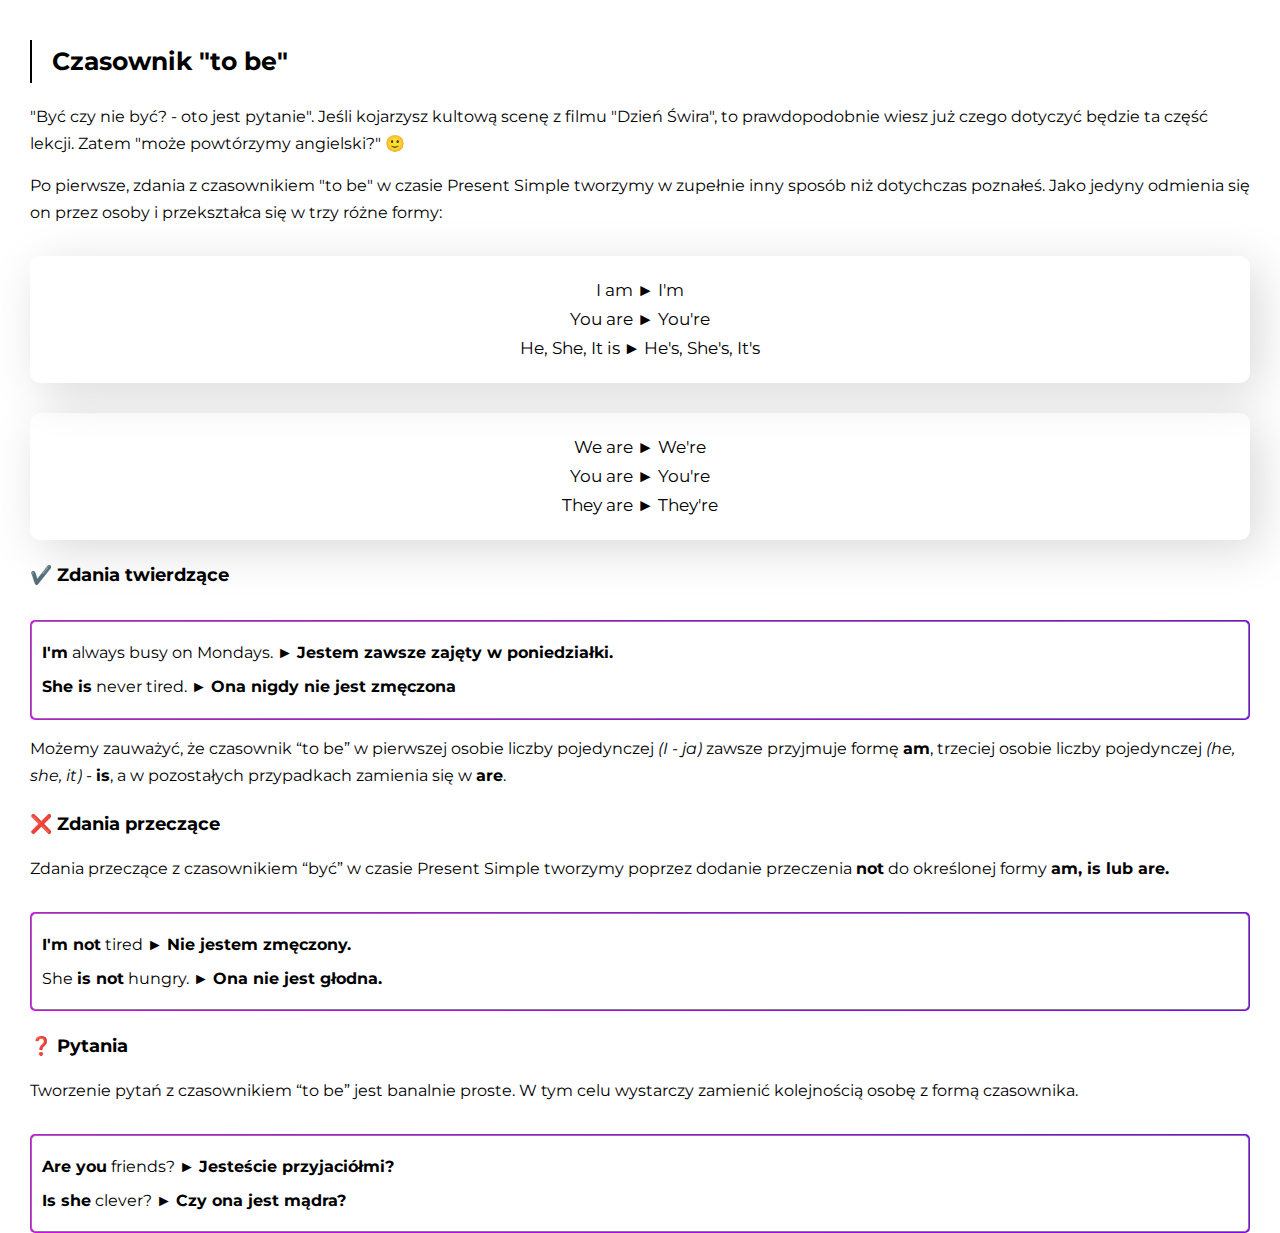
<file: present-simple/tobe.html>
<!DOCTYPE html>
<html>
<head>
<link href='https://fonts.googleapis.com/css?family=Montserrat' rel='stylesheet'>
<link rel="stylesheet" href="../styles_sections.css">
<meta name="viewport" content="width=device-width, initial_scale=1">
</head>
<body>
<div id="main-title">
      <h1>Czasownik "to be"<h1>
   </div>
   <p class="explain">"Być czy nie być? - oto jest pytanie". Jeśli kojarzysz kultową scenę z filmu "Dzień Świra", to prawdopodobnie wiesz już czego dotyczyć będzie ta część lekcji. Zatem "może powtórzymy angielski?" 🙂</p><p>Po pierwsze, zdania z czasownikiem "to be" w czasie Present Simple tworzymy w zupełnie inny sposób niż dotychczas poznałeś. Jako jedyny odmienia się on przez osoby i przekształca się w trzy różne formy:</p>   </p>
   <div class="scheme"><p>I am  ► I'm<br>You are  ► You're<br>He, She, It is  ► He's, She's, It's</p></div>
   <div class="scheme"><p>We are  ► We're<br>You are ► You're<br>They are  ► They're</p></div>

   <h2 style="margin-top: 20px;">✔️ Zdania twierdzące</h2>
   <div class="examples-wrapper" style="margin-top: 30px"><div class="examples"><p><strong>I'm</strong> always busy on Mondays. ► <strong>Jestem zawsze zajęty w poniedziałki.</strong></p><p><strong>She is</strong> never tired. ► <strong>Ona nigdy nie jest zmęczona</strong></p></div></div>
   <p class="explain">Możemy zauważyć, że czasownik “to be” w pierwszej osobie liczby pojedynczej <i>(I - ja)</i> zawsze przyjmuje formę <strong>am</strong>, trzeciej osobie liczby pojedynczej <i>(he, she, it)</i> - <strong>is</strong>, a w pozostałych przypadkach zamienia się w <strong>are</strong>. 
   </p>
   <h2 style="margin-top: 20px;">❌ Zdania przeczące</h2>
   <p class="explain">Zdania przeczące z czasownikiem “być” w czasie Present Simple tworzymy poprzez dodanie przeczenia <strong>not</strong> do określonej formy <strong>am, is lub are.</strong></p> 
   </p>
   <div class="examples-wrapper" style="margin-top: 30px"><div class="examples"><p><strong>I'm not</strong> tired ► <strong>Nie jestem zmęczony.</strong></p><p>She <strong>is not</strong> hungry. ► <strong>Ona nie jest głodna.</strong></p></div></div>
   <h2 style="margin-top: 20px;">❓ Pytania</h2>
   <p class="explain">Tworzenie pytań z czasownikiem “to be” jest banalnie proste. W tym celu wystarczy zamienić kolejnością osobę z formą czasownika.
   </p> 
   <div class="examples-wrapper" style="margin-top: 30px"><div class="examples"><p><strong>Are you</strong> friends? ► <strong>Jesteście przyjaciółmi?</strong></p><p><strong>Is she</strong> clever? ► <strong>Czy ona jest mądra?</strong></p></div></div>
</body>
</html>
</file>
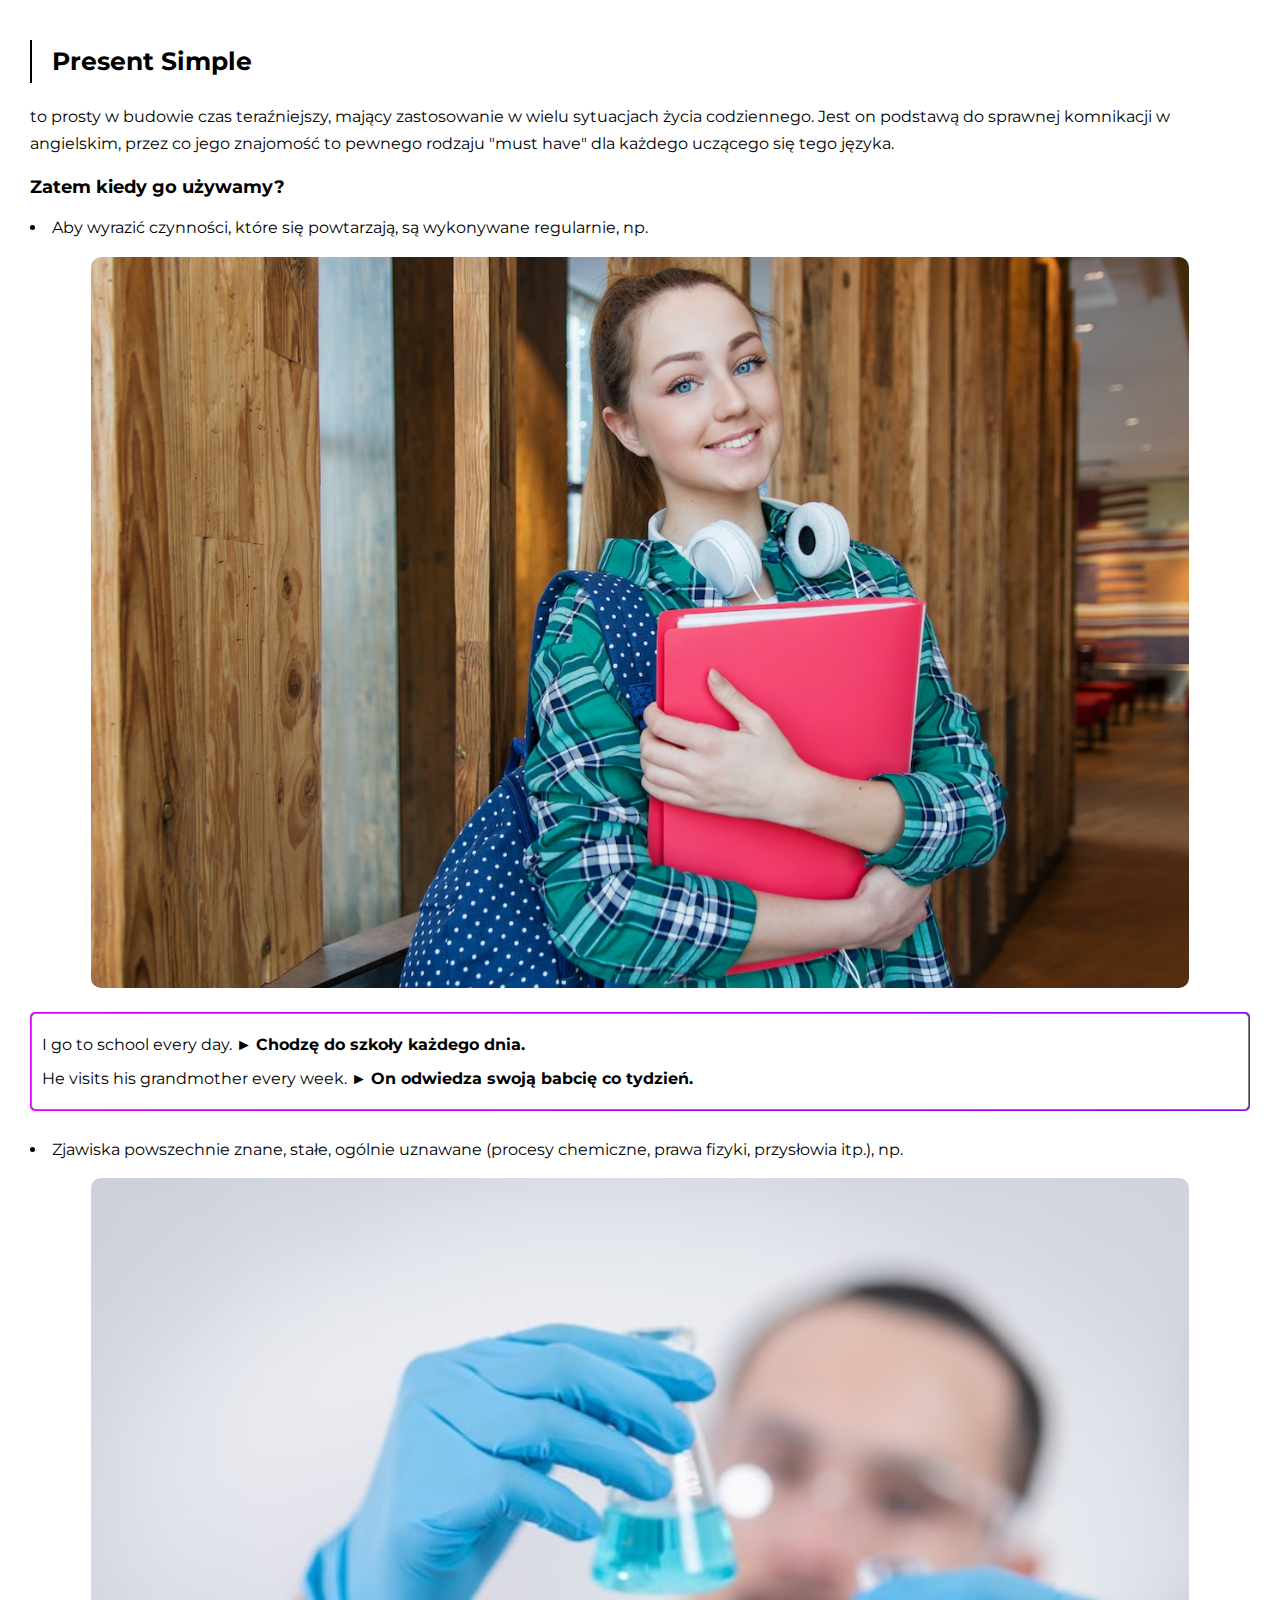
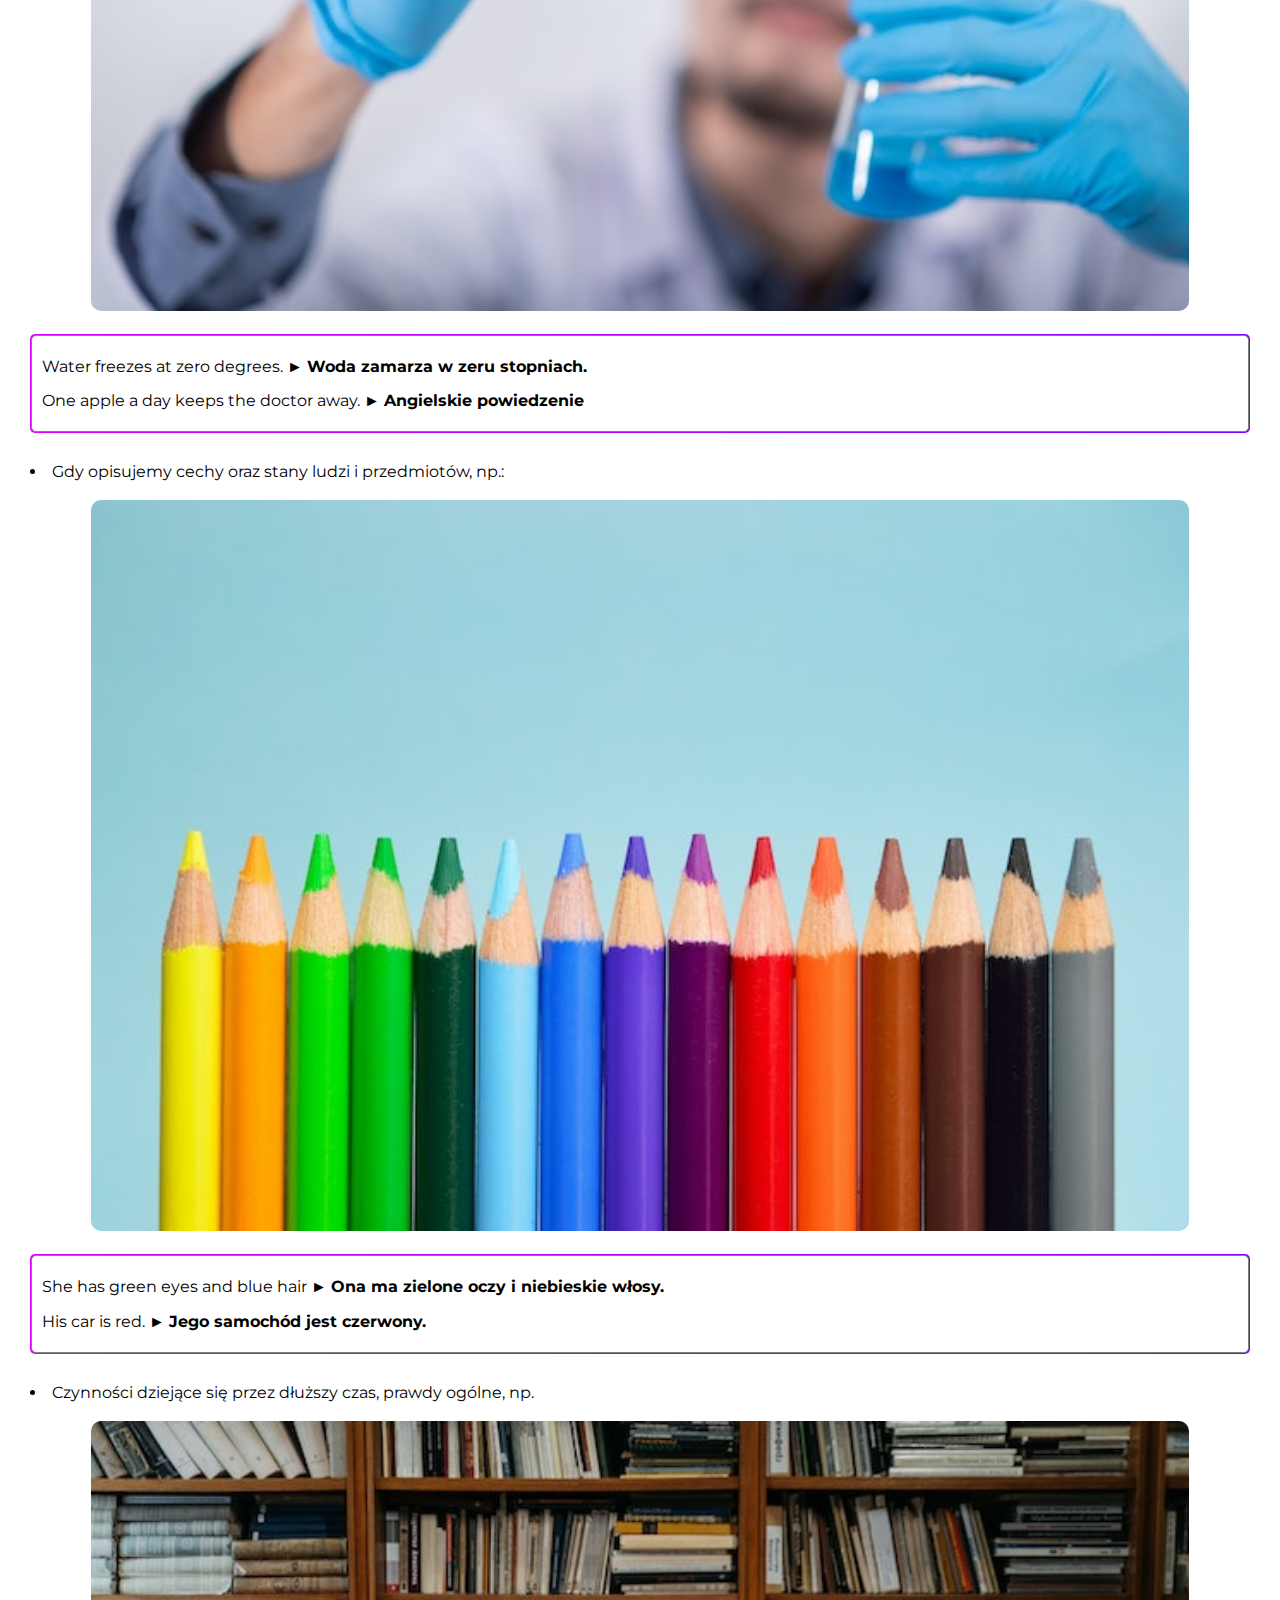
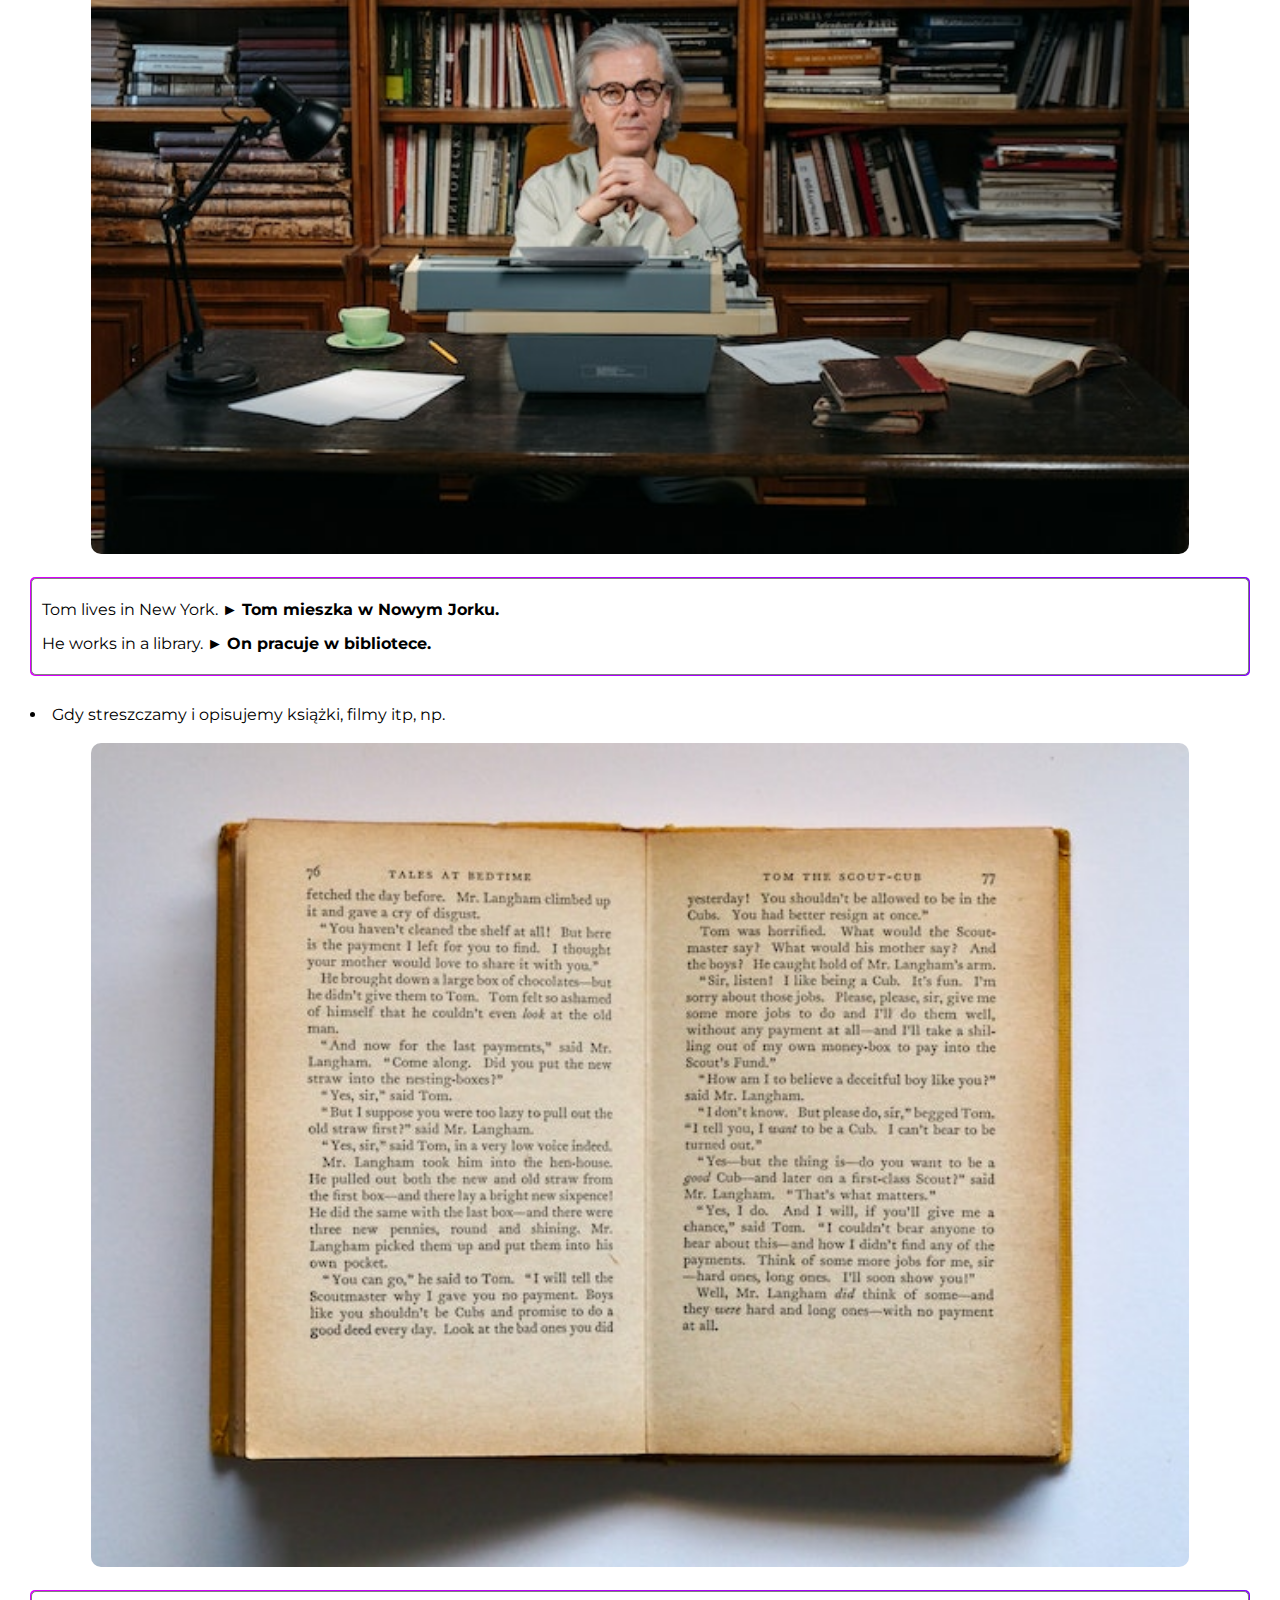
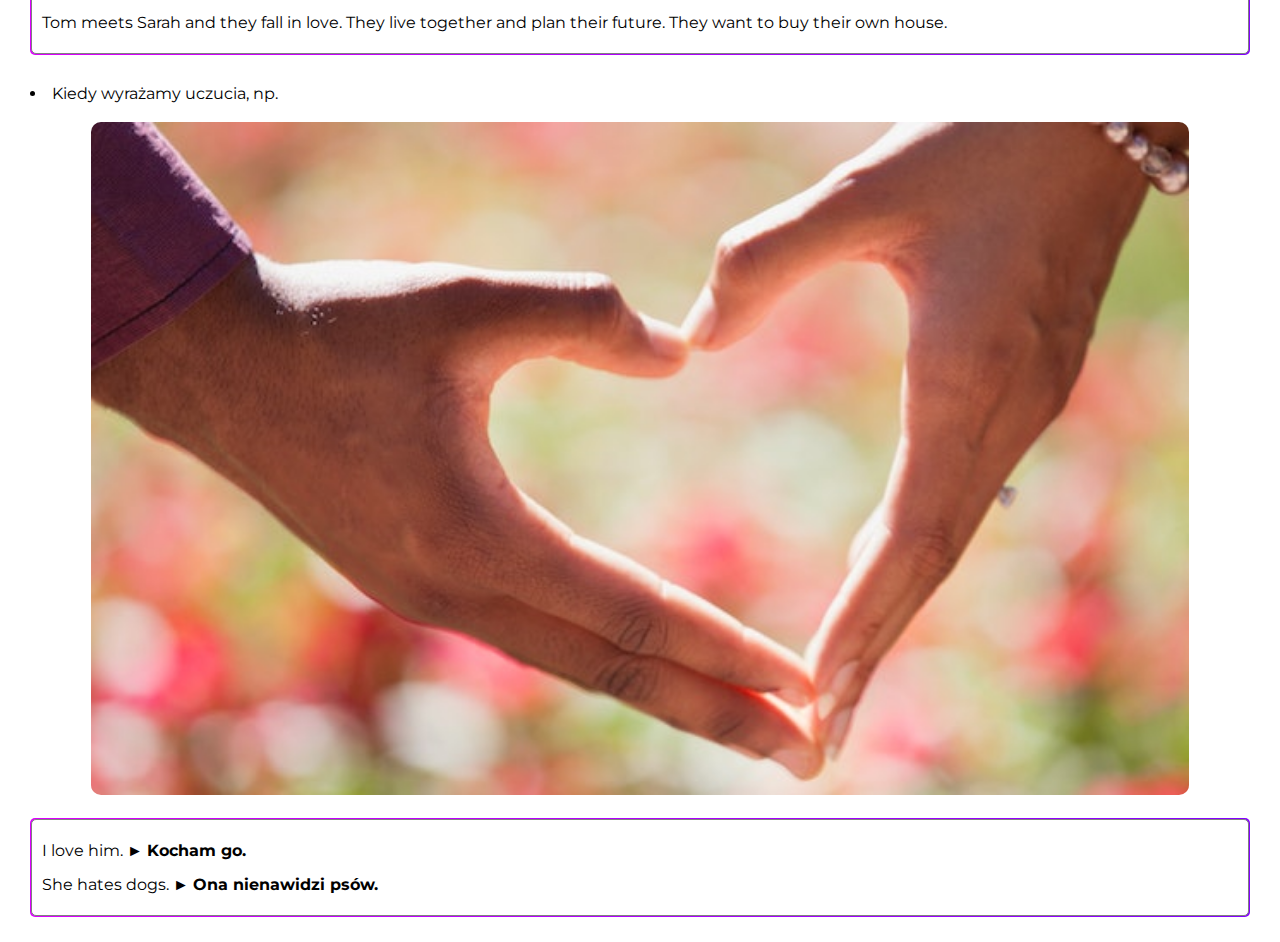
<file: present-simple/usage.html>
<!DOCTYPE html>
<html>
<head>
<link href='https://fonts.googleapis.com/css?family=Montserrat' rel='stylesheet'>
<link rel="stylesheet" href="../styles_sections.css">
<meta name="viewport" content="width=device-width, initial_scale=1">
</head>
<body>
<div id="main-title">
<h1>Present Simple<h1>
</div>
<p class="explain">to prosty w budowie czas teraźniejszy, mający zastosowanie w wielu sytuacjach życia codziennego. Jest on podstawą do sprawnej komnikacji w angielskim, przez co jego znajomość to pewnego rodzaju "must have" dla każdego uczącego się tego języka. </p>
<h2>Zatem kiedy go używamy?</h2>
<ol type="1">
   <li>Aby wyrazić czynności, które się powtarzają, są wykonywane regularnie, np.
   <center><img src="./ps2.jpg" class="image" style="margin: 15px 0;"/></center>
   <div class="examples-wrapper">
	   <div class="examples">
		 <p>I go to school every day. ► <strong>Chodzę do szkoły każdego dnia.</strong></p>
		 <p>He visits his grandmother every week. ► <strong>On odwiedza swoją babcię co tydzień.</strong></p>
	   </div>
   </div></li>
   <li>Zjawiska powszechnie znane, stałe, ogólnie uznawane (procesy chemiczne, prawa fizyki, przysłowia itp.), np.
	<center><img src="./ps3.jpg" class="image" style="margin: 15px 0;"/></center>
	<div class="examples-wrapper"><div class="examples">
     <p>Water freezes at zero degrees. ► <strong>Woda zamarza w zeru stopniach.</strong></p>
     <p>One apple a day keeps the doctor away. ► <strong>Angielskie powiedzenie</strong></p>
	</div></div>
   </li>
   <li>Gdy opisujemy cechy oraz stany ludzi i przedmiotów, np.:
   <center><img src="./ps4.jpg" class="image" style="margin: 15px 0;" /></center>
   <div class="examples-wrapper"><div class="examples">
    <p>She has green eyes and blue hair ► <strong>Ona ma zielone oczy i niebieskie włosy.</p></strong>
    <p>His car is red. ► <strong>Jego samochód jest czerwony.</p></strong>
   </div></div>
   </li>
   <li>Czynności dziejące się przez dłuższy czas, prawdy ogólne, np.
   <center><img src="./ps5.jpg" class="image" style="margin: 15px 0;" /></center>
   <div class="examples-wrapper"><div class="examples">
    <p>Tom lives in New York. ► <strong>Tom mieszka w Nowym Jorku.</p></strong>
    <p>He works in a library. ► <strong>On pracuje w bibliotece.</p></strong>
   </div></div>
   </li>
   <li>Gdy streszczamy i opisujemy książki, filmy itp, np.
   <center><img src="./ps6.jpg" class="image" style="margin: 15px 0;" /></center>
   <div class="examples-wrapper"><div class="examples">
    <p>Tom meets Sarah and they fall in love. They live together and plan their future. They want to buy their own house.</p>
   </div></div>
   </li>
   <li>Kiedy wyrażamy uczucia, np.
   <center><img src="./ps7.jpg" class="image" style="margin: 15px 0;" /></center>
   <div class="examples-wrapper"><div class="examples">
    <p>I love him. ► <strong>Kocham go.</strong></p>
	<p>She hates dogs. ► <strong>Ona nienawidzi psów.</strong></p>
   </div></div>
   </li>
</ol>
</body>
</html>
</file>
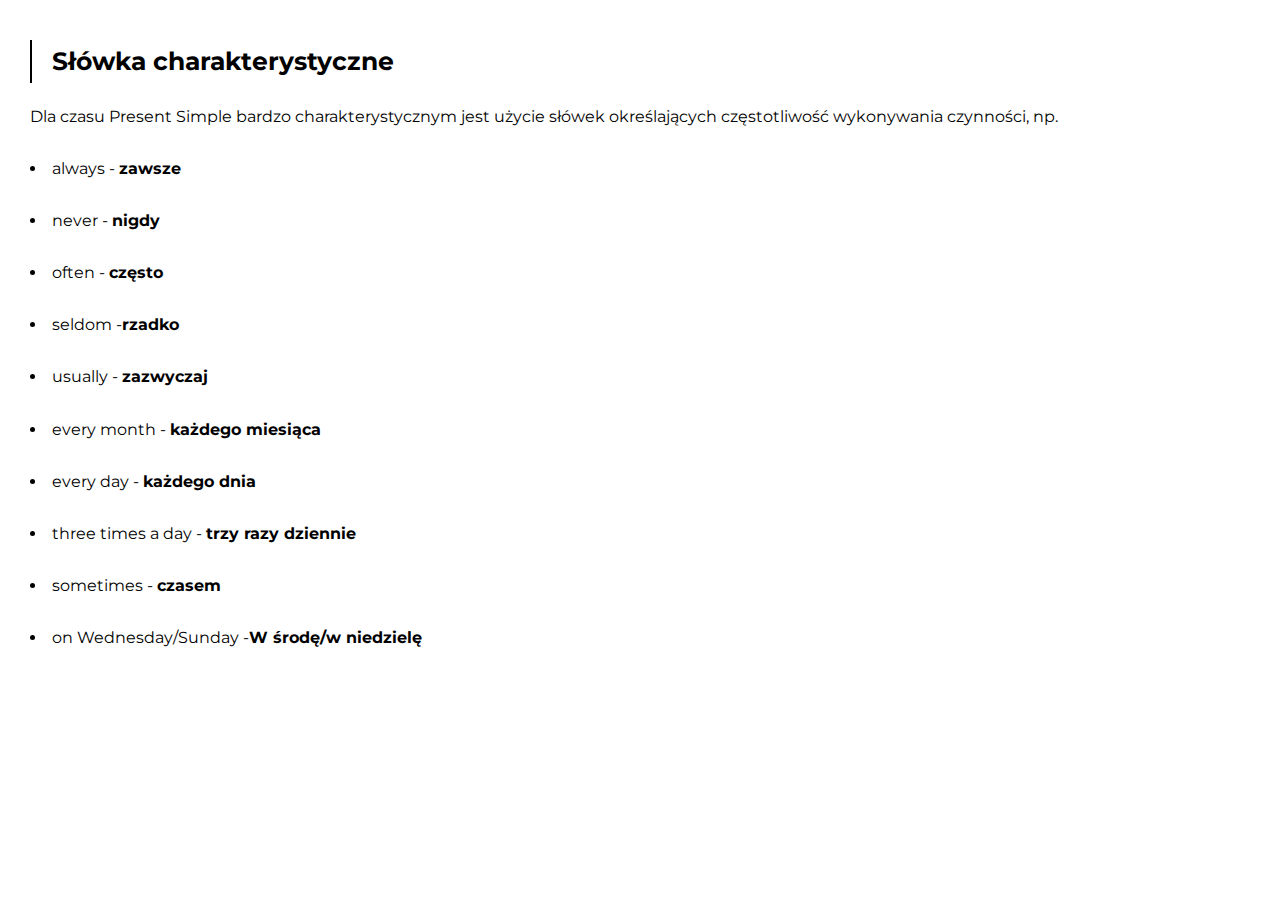
<file: present-simple/words.html>
<!DOCTYPE html>
<html>
<head>
<link href='https://fonts.googleapis.com/css?family=Montserrat' rel='stylesheet'>
<link rel="stylesheet" href="../styles_sections.css">
<meta name="viewport" content="width=device-width, initial_scale=1">
</head>
<body>
<div id="main-title">
    <h1>Słówka charakterystyczne<h1>
 </div>
 <p class="explain">Dla czasu Present Simple bardzo charakterystycznym jest użycie słówek określających częstotliwość wykonywania czynności, np.
 </p>
 <ul style="margin-top: 25px;">
    <li>always - <strong>zawsze</strong></li>
    <li>never - <strong>nigdy</strong></li>
    <li>often - <strong>często</strong></li>
    <li>seldom -<strong>rzadko</strong></li>
    <li>usually - <strong>zazwyczaj</strong></li>
    <li>every month - <strong>każdego miesiąca</strong></li>
    <li>every day - <strong>każdego dnia</strong></li>
    <li>three times a day - <strong>trzy razy dziennie</strong></li>
    <li>sometimes - <strong>czasem</strong></li>
    <li>on Wednesday/Sunday -<strong>W środę/w niedzielę</strong></li>
 </ul>
</body>
</html>
</file>
<file: styles.css>
#main-title{
    margin-top: 20px;
    border-left: 2px solid #000000;
    }
    #main-title:not(:first-child){
       margin-top: 40px;
       margin-bottom: 20px;
    }
    #main-title h1{
    margin-left: 20px;
    }
    body{
    padding: 0 30px;
    }
    *{padding: 0; margin: 0; box-sizing: border-box; font-family: "Montserrat", sans-serif; line-height: 1.7;
    }
    h1{
    font-size: 25px;
    }
    h2{
    font-size: 18px;
    }
    .image{
       width: 90%; border-radius: 10px;
    }
    .examples-wrapper{
      padding: 1rem;
      position: relative;
      background: linear-gradient(to right, #dd00fe, #8401ff);
      padding: 1px;
      border-radius: 5px;
    }
    .explain{margin: 15px 0;}
    ol{margin: 12px 0; list-style: inside;}
    ul{list-style: inside;}
    li:not(:first-child){margin: 25px 0;}
    .examples{background-color: white; padding: 10px; border: 0.5px solid gray; border-radius: 5px;}
    .examples p{margin: 7px 0;}
    .scheme{ border-radius: 10px; padding: 20px; text-align: center; margin-top: 30px; box-shadow: 10px 10px 48px 0px rgba(0,0,0,0.15);
    -webkit-box-shadow: 10px 10px 48px 0px rgba(0,0,0,0.15);
    -moz-box-shadow: 10px 10px 48px 0px rgba(0,0,0,0.15);}
    .scheme p{
    font-size: 17px;
    }
</file>
<file: styles_sections.css>
#main-title{
      border-left: 2px solid #000000;
       margin-top: 40px;
       margin-bottom: 20px;
    }
    #main-title h1{
    margin-left: 20px;
    }
    body{
    padding: 0 30px;
    }
    *{padding: 0; margin: 0; box-sizing: border-box; font-family: "Montserrat", sans-serif; line-height: 1.7;
    }
    h1{
    font-size: 25px;
    }
    h2{
    font-size: 18px;
    }
    .image{
       width: 90%; border-radius: 10px;
    }
    .examples-wrapper{
      padding: 1rem;
      position: relative;
      background: linear-gradient(to right, #dd00fe, #8401ff);
      padding: 1px;
      border-radius: 5px;
    }
    .explain{margin: 15px 0;}
    ol{margin: 12px 0; list-style: inside;}
    ul{list-style: inside;}
    li:not(:first-child){margin: 25px 0;}
    .examples{background-color: white; padding: 10px; border: 0.5px solid gray; border-radius: 5px;}
    .examples p{margin: 7px 0;}
    .scheme{ border-radius: 10px; padding: 20px; text-align: center; margin-top: 30px; box-shadow: 10px 10px 48px 0px rgba(0,0,0,0.15);
    -webkit-box-shadow: 10px 10px 48px 0px rgba(0,0,0,0.15);
    -moz-box-shadow: 10px 10px 48px 0px rgba(0,0,0,0.15);}
    .scheme p{
    font-size: 17px;
    }
</file>
